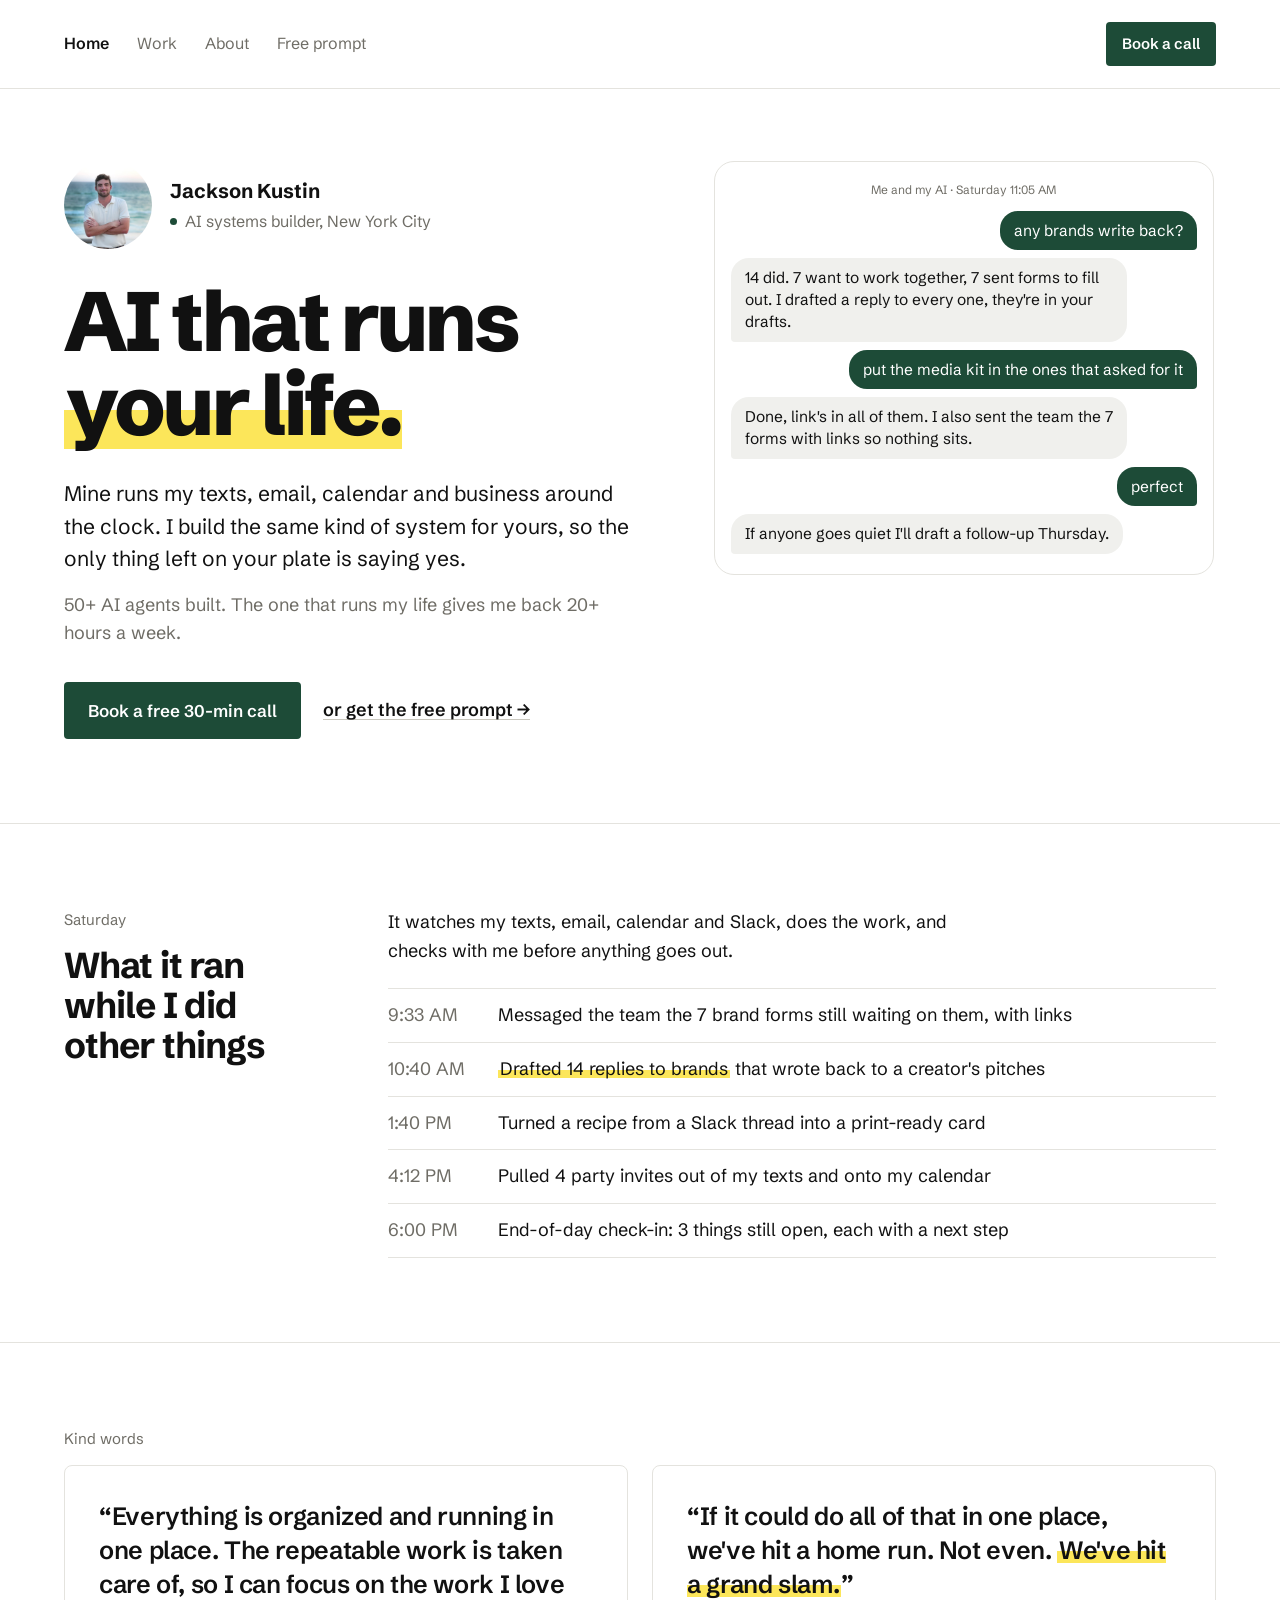
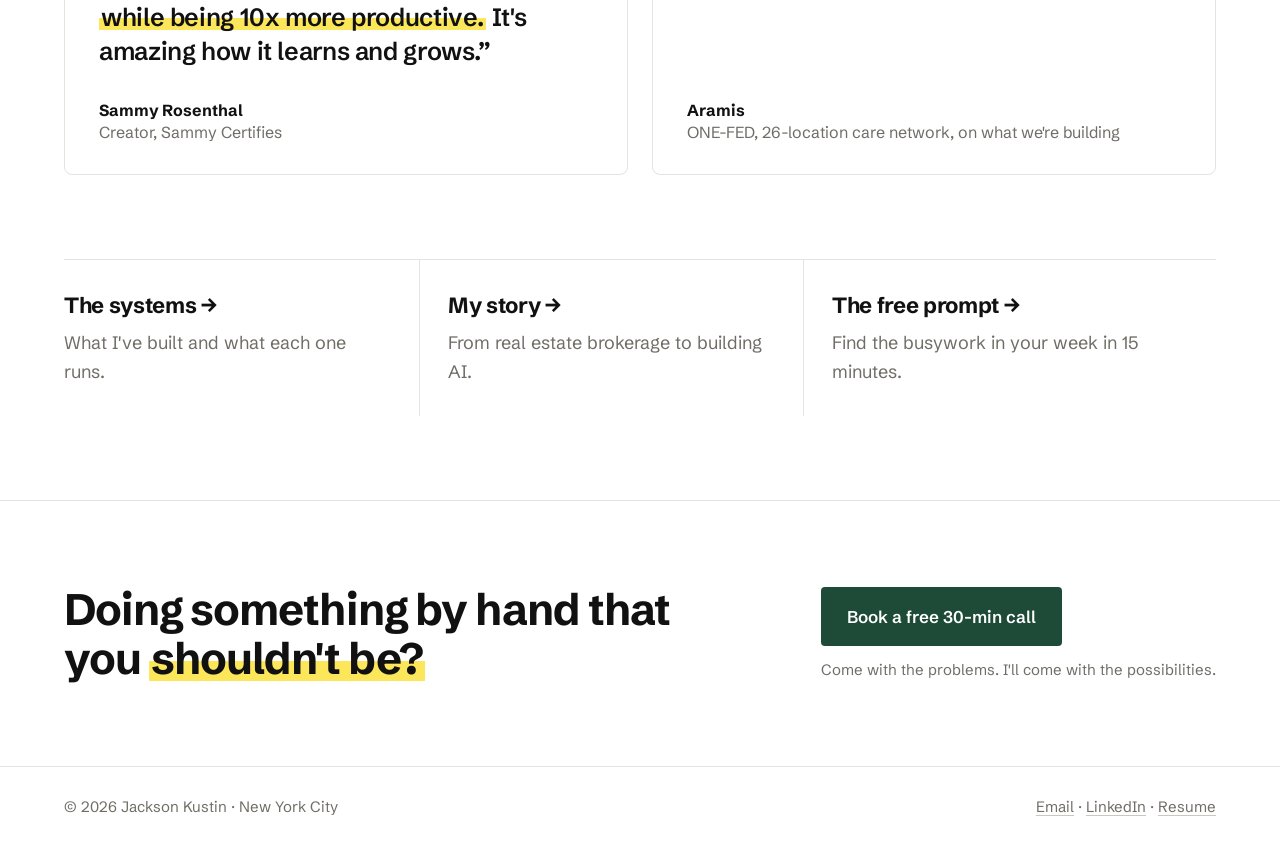
<file: index.html>
<!doctype html>
<html lang="en">
<head>
<meta charset="utf-8">
<meta name="viewport" content="width=device-width, initial-scale=1">
<title>Jackson Kustin</title>
<link rel="preconnect" href="https://fonts.googleapis.com">
<link href="https://fonts.googleapis.com/css2?family=Schibsted+Grotesk:ital,wght@0,400;0,500;0,600;0,700;0,800;1,400&family=Caveat:wght@600&display=swap" rel="stylesheet">
<link rel="stylesheet" href="site.css">
<link rel="icon" href="assets/favicon.png">
<meta name="description" content="Jackson Kustin builds AI systems that run your business and your life. 50+ agents built, 20+ hours a week back.">
<meta property="og:type" content="website">
<meta property="og:site_name" content="Jackson Kustin">
<meta property="og:title" content="Jackson Kustin">
<meta property="og:description" content="AI that runs your life. I build AI systems that run your business around the clock. 50+ agents built, 20+ hours a week back.">
<meta property="og:image" content="https://jkustin19.github.io/jacksonwebsite/img/headshot.jpg">
<meta property="og:url" content="https://jkustin19.github.io/jacksonwebsite/">
<meta name="twitter:card" content="summary_large_image">
</head>
<body>
<header class="top wrap">
<nav><a href="index.html" class="on">Home</a><a href="work.html">Work</a><a href="about.html">About</a><a href="free-prompt.html">Free prompt</a></nav>
<a class="btn" href="https://calendly.com/jacksonkustin/30min">Book a call</a>
</header>

<section class="wrap" style="padding-top:72px">
<div class="grid2" style="grid-template-columns:minmax(0,1.15fr) minmax(0,1fr)">
<div>
<div class="hero-id"><img src="img/headshot.jpg" alt="Jackson Kustin"><div><div style="font-weight:700;font-size:20px">Jackson Kustin</div><div class="pencil" style="font-size:16px"><span class="live">AI systems builder, New York City</span></div></div></div>
<h1 style="font-size:84px">AI that runs <span class="hl">your life.</span></h1>
<p class="lead" style="margin:30px 0 0">Mine runs my texts, email, calendar and business around the clock. I build the same kind of system for yours, so the only thing left on your plate is saying yes.</p>
<p class="pencil" style="margin:16px 0 0;max-width:560px">50+ AI agents built. The one that runs my life gives me back 20+ hours a week.</p>
<p style="margin:34px 0 0;display:flex;flex-wrap:wrap;align-items:center;gap:22px">
<a class="btn" href="https://calendly.com/jacksonkustin/30min" style="font-size:17px;padding:15px 24px">Book a free 30-min call</a>
<a href="free-prompt.html" style="font-weight:600">or get the free prompt →</a></p>
</div>
<div style="position:relative">

<div class="thread">
<div class="pencil" style="text-align:center;font-size:12px;margin-bottom:4px">Me and my AI · Saturday 11:05 AM</div>
<div class="me">any brands write back?</div>
<div class="ai">14 did. 7 want to work together, 7 sent forms to fill out. I drafted a reply to every one, they're in your drafts.</div>
<div class="me">put the media kit in the ones that asked for it</div>
<div class="ai">Done, link's in all of them. I also sent the team the 7 forms with links so nothing sits.</div>
<div class="me">perfect</div>
<div class="ai">If anyone goes quiet I'll draft a follow-up Thursday.</div>
</div>
</div>
</div>
</section>

<section class="wrap rule">
<div class="side">
<div><p class="eyebrow">Saturday</p><h2>What it ran while I did other things</h2></div>
<div>
<p style="margin:0 0 22px;max-width:620px">It watches my texts, email, calendar and Slack, does the work, and checks with me before anything goes out.</p>
<table class="rows">
<tr><td class="pencil" style="width:110px">9:33 AM</td><td>Messaged the team the 7 brand forms still waiting on them, with links</td></tr>
<tr><td class="pencil">10:40 AM</td><td><span class="hl">Drafted 14 replies to brands</span> that wrote back to a creator's pitches</td></tr>
<tr><td class="pencil">1:40 PM</td><td>Turned a recipe from a Slack thread into a print-ready card</td></tr>
<tr><td class="pencil">4:12 PM</td><td>Pulled 4 party invites out of my texts and onto my calendar</td></tr>
<tr><td class="pencil">6:00 PM</td><td>End-of-day check-in: 3 things still open, each with a next step</td></tr>
</table>
</div>
</div>
</section>

<section class="wrap rule">
<p class="eyebrow">Kind words</p>
<div class="quotes">
<figure><blockquote>“Everything is organized and running in one place. The repeatable work is taken care of, so I can focus on the work I love <span class="hl">while being 10x more productive.</span> It's amazing how it learns and grows.”</blockquote>
<figcaption><b>Sammy Rosenthal</b><span class="pencil">Creator, Sammy Certifies</span></figcaption></figure>
<figure><blockquote>“If it could do all of that in one place, we've hit a home run. Not even. <span class="hl">We've hit a grand slam.</span>”</blockquote>
<figcaption><b>Aramis</b><span class="pencil">ONE-FED, 26-location care network, on what we're building</span></figcaption></figure>
</div>
</section>

<section class="wrap" style="padding-top:0">
<div class="next">
<a href="work.html"><b>The systems →</b><span class="pencil">What I've built and what each one runs.</span></a>
<a href="about.html"><b>My story →</b><span class="pencil">From real estate brokerage to building AI.</span></a>
<a href="free-prompt.html"><b>The free prompt →</b><span class="pencil">Find the busywork in your week in 15 minutes.</span></a>
</div>
</section>

<section class="wrap rule">
<div class="cta">
<h2 style="font-size:44px;max-width:640px">Doing something by hand that you <span class="hl">shouldn't be?</span></h2>
<div><a class="btn" href="https://calendly.com/jacksonkustin/30min" style="font-size:17px;padding:16px 26px">Book a free 30-min call</a>
<p class="pencil" style="margin:12px 0 0;font-size:15px">Come with the problems. I'll come with the possibilities.</p></div>
</div>
</section>
<footer class="wrap">
<span>© 2026 Jackson Kustin · New York City</span>
<span><a href="mailto:jacksonkustin@gmail.com">Email</a> · <a href="https://www.linkedin.com/in/jacksonkustin/">LinkedIn</a> · <a href="assets/Jackson-Kustin-Resume.pdf">Resume</a></span>
</footer>
</body>
</html>
</file>
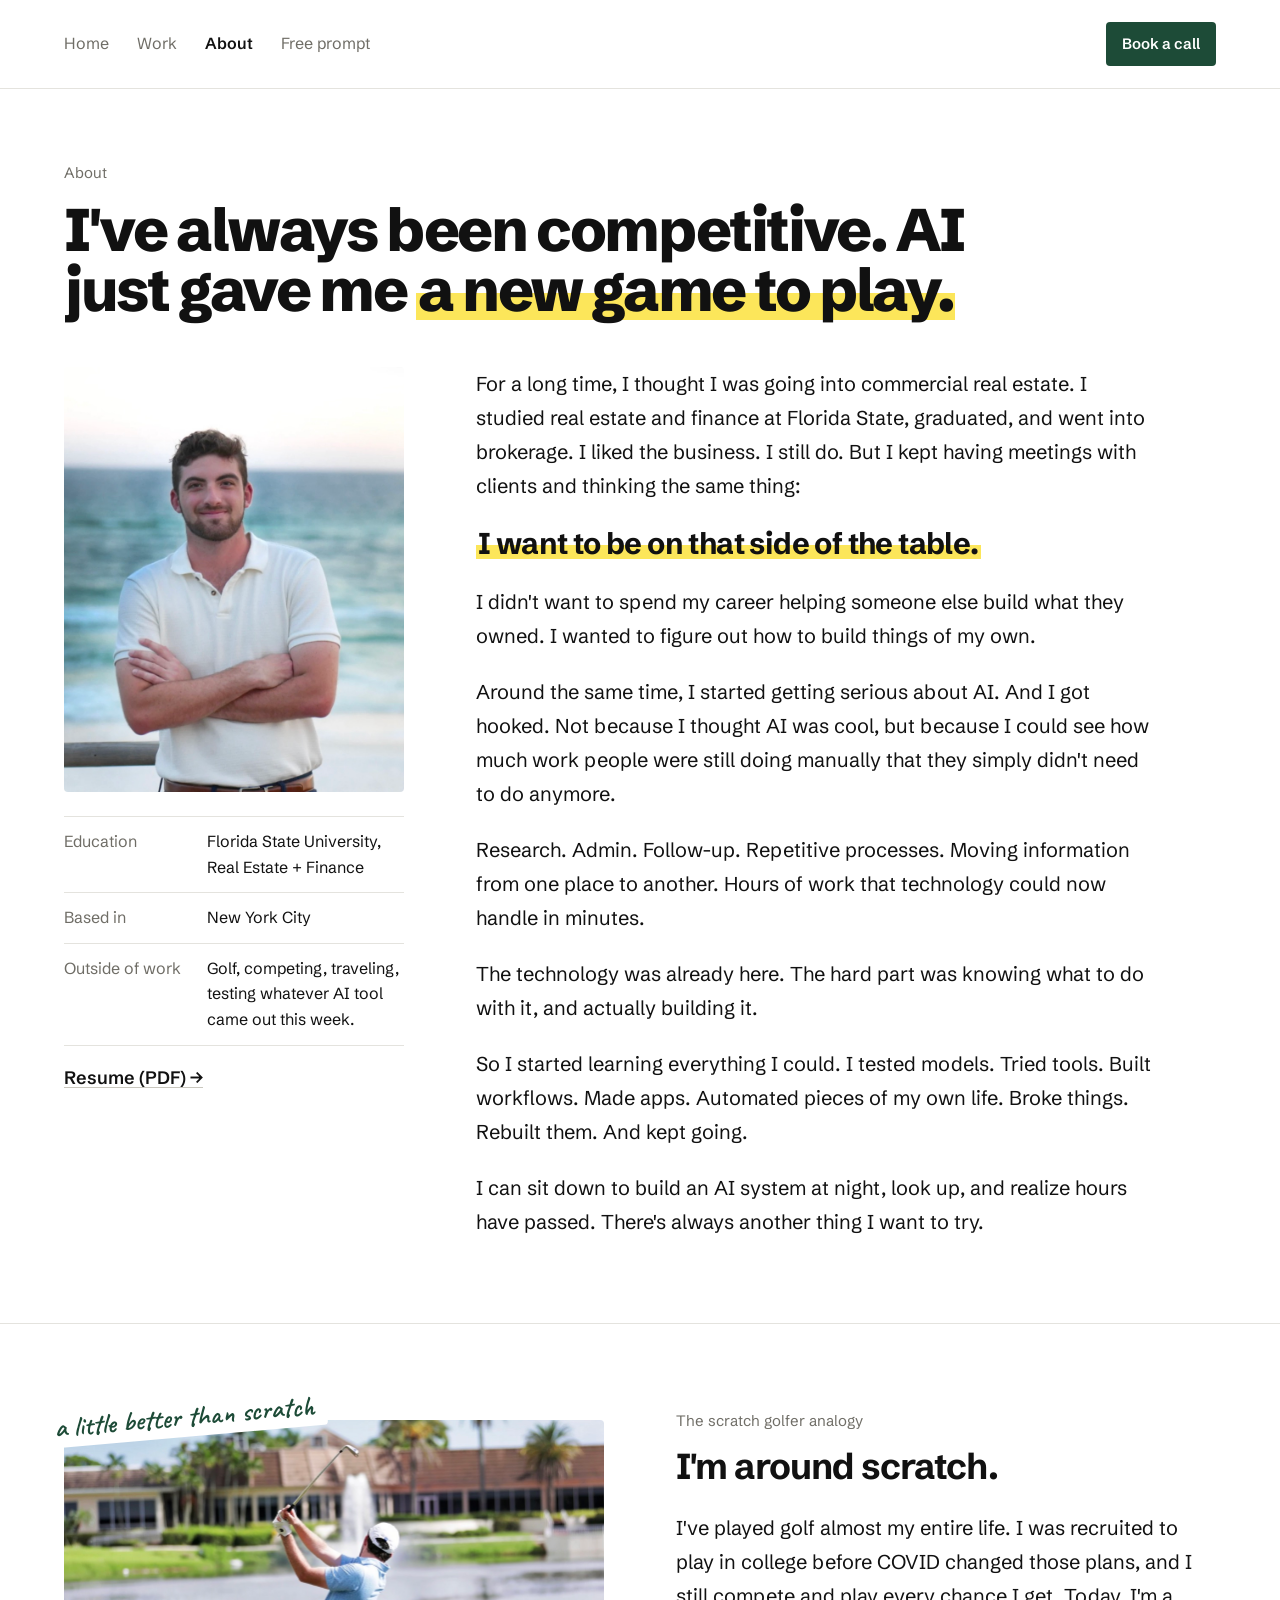
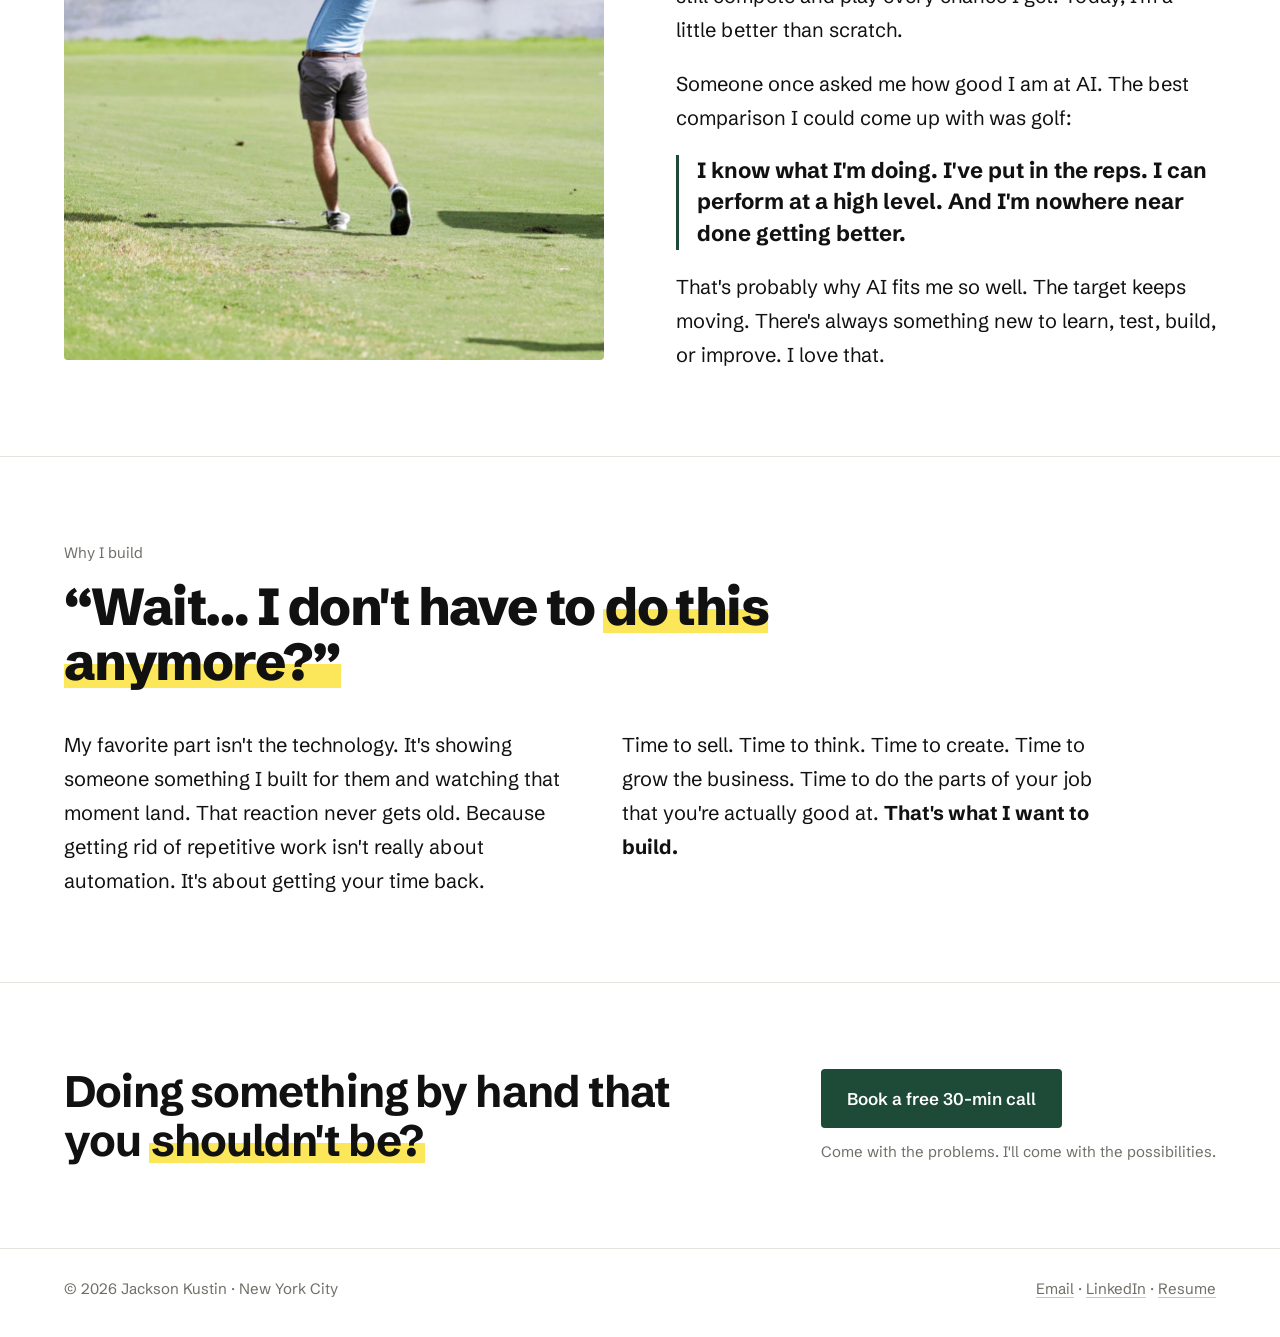
<file: about.html>
<!doctype html>
<html lang="en">
<head>
<meta charset="utf-8">
<meta name="viewport" content="width=device-width, initial-scale=1">
<title>About · Jackson Kustin</title>
<link rel="preconnect" href="https://fonts.googleapis.com">
<link href="https://fonts.googleapis.com/css2?family=Schibsted+Grotesk:ital,wght@0,400;0,500;0,600;0,700;0,800;1,400&family=Caveat:wght@600&display=swap" rel="stylesheet">
<link rel="stylesheet" href="site.css">
<link rel="icon" href="assets/favicon.png">
<meta name="description" content="Jackson Kustin builds AI systems that run your business and your life. 50+ agents built, 20+ hours a week back.">
<meta property="og:type" content="website">
<meta property="og:site_name" content="Jackson Kustin">
<meta property="og:title" content="About · Jackson Kustin">
<meta property="og:description" content="AI that runs your life. I build AI systems that run your business around the clock. 50+ agents built, 20+ hours a week back.">
<meta property="og:image" content="https://jkustin19.github.io/jacksonwebsite/img/headshot.jpg">
<meta property="og:url" content="https://jkustin19.github.io/jacksonwebsite/about.html">
<meta name="twitter:card" content="summary_large_image">
</head>
<body>
<header class="top wrap">
<nav><a href="index.html">Home</a><a href="work.html">Work</a><a href="about.html" class="on">About</a><a href="free-prompt.html">Free prompt</a></nav>
<a class="btn" href="https://calendly.com/jacksonkustin/30min">Book a call</a>
</header>

<section class="wrap" style="padding-top:72px;padding-bottom:48px">
<p class="eyebrow">About</p>
<h1 style="font-size:60px;max-width:940px">I've always been competitive. AI just gave me <span class="hl">a new game to play.</span></h1>
</section>
<section class="wrap" style="padding-top:0">
<div class="grid2" style="grid-template-columns:340px minmax(0,1fr)">
<div>
<img class="photo" src="img/headshot.jpg" alt="Jackson Kustin" style="aspect-ratio:4/5;object-position:50% 30%">
<table class="rows" style="margin-top:24px;font-size:16px">
<tr><td class="pencil" style="width:42%">Education</td><td>Florida State University, Real Estate + Finance</td></tr>
<tr><td class="pencil">Based in</td><td>New York City</td></tr>
<tr><td class="pencil">Outside of work</td><td>Golf, competing, traveling, testing whatever AI tool came out this week.</td></tr>
</table>
<a href="assets/Jackson-Kustin-Resume.pdf" style="display:inline-block;margin-top:18px;font-weight:600">Resume (PDF) →</a>
</div>
<div style="font-size:20px;line-height:1.7;max-width:680px">
<p style="margin:0 0 22px">For a long time, I thought I was going into commercial real estate. I studied real estate and finance at Florida State, graduated, and went into brokerage. I liked the business. I still do. But I kept having meetings with clients and thinking the same thing:</p>
<p style="margin:0 0 22px;font-size:30px;line-height:1.25;font-weight:700;letter-spacing:-.02em"><span class="hl">I want to be on that side of the table.</span></p>
<p style="margin:0 0 22px">I didn't want to spend my career helping someone else build what they owned. I wanted to figure out how to build things of my own.</p>
<p style="margin:0 0 22px">Around the same time, I started getting serious about AI. And I got hooked. Not because I thought AI was cool, but because I could see how much work people were still doing manually that they simply didn't need to do anymore.</p>
<p style="margin:0 0 22px">Research. Admin. Follow-up. Repetitive processes. Moving information from one place to another. Hours of work that technology could now handle in minutes.</p>
<p style="margin:0 0 22px">The technology was already here. The hard part was knowing what to do with it, and actually building it.</p>
<p style="margin:0 0 22px">So I started learning everything I could. I tested models. Tried tools. Built workflows. Made apps. Automated pieces of my own life. Broke things. Rebuilt them. And kept going.</p>
<p style="margin:0">I can sit down to build an AI system at night, look up, and realize hours have passed. There's always another thing I want to try.</p>
</div>
</div>
</section>
<section class="wrap rule">
<div class="grid2" style="grid-template-columns:minmax(0,1fr) minmax(0,1fr);align-items:center">
<div style="position:relative">
<img class="photo" src="img/golf.jpg" alt="Jackson Kustin hitting an iron shot" style="aspect-ratio:1/1">
<div class="hand note" style="position:absolute;left:-22px;top:-22px;font-size:28px;transform:rotate(-5deg);background:#fff;padding:4px 12px;border-radius:4px">a little better than scratch</div>
</div>
<div style="font-size:20px;line-height:1.7">
<p class="eyebrow">The scratch golfer analogy</p>
<h2 style="margin-bottom:24px">I'm around scratch.</h2>
<p style="margin:0 0 20px">I've played golf almost my entire life. I was recruited to play in college before COVID changed those plans, and I still compete and play every chance I get. Today, I'm a little better than scratch.</p>
<p style="margin:0 0 20px">Someone once asked me how good I am at AI. The best comparison I could come up with was golf:</p>
<p style="margin:0 0 20px;font-weight:700;font-size:22px;line-height:1.45;border-left:3px solid var(--green);padding-left:18px">I know what I'm doing. I've put in the reps. I can perform at a high level. And I'm nowhere near done getting better.</p>
<p style="margin:0">That's probably why AI fits me so well. The target keeps moving. There's always something new to learn, test, build, or improve. I love that.</p>
</div>
</div>
</section>
<section class="wrap rule">
<p class="eyebrow">Why I build</p>
<p style="margin:0;max-width:980px;font-size:52px;line-height:1.05;letter-spacing:-.03em;font-weight:800">“Wait… I don't have to <span class="hl">do this anymore?”</span></p>
<div class="grid2" style="margin-top:40px;max-width:1060px;gap:56px;font-size:20px;line-height:1.7">
<p style="margin:0">My favorite part isn't the technology. It's showing someone something I built for them and watching that moment land. That reaction never gets old. Because getting rid of repetitive work isn't really about automation. It's about getting your time back.</p>
<p style="margin:0">Time to sell. Time to think. Time to create. Time to grow the business. Time to do the parts of your job that you're actually good at. <b>That's what I want to build.</b></p>
</div>
</section>

<section class="wrap rule">
<div class="cta">
<h2 style="font-size:44px;max-width:640px">Doing something by hand that you <span class="hl">shouldn't be?</span></h2>
<div><a class="btn" href="https://calendly.com/jacksonkustin/30min" style="font-size:17px;padding:16px 26px">Book a free 30-min call</a>
<p class="pencil" style="margin:12px 0 0;font-size:15px">Come with the problems. I'll come with the possibilities.</p></div>
</div>
</section>
<footer class="wrap">
<span>© 2026 Jackson Kustin · New York City</span>
<span><a href="mailto:jacksonkustin@gmail.com">Email</a> · <a href="https://www.linkedin.com/in/jacksonkustin/">LinkedIn</a> · <a href="assets/Jackson-Kustin-Resume.pdf">Resume</a></span>
</footer>
</body>
</html>
</file>
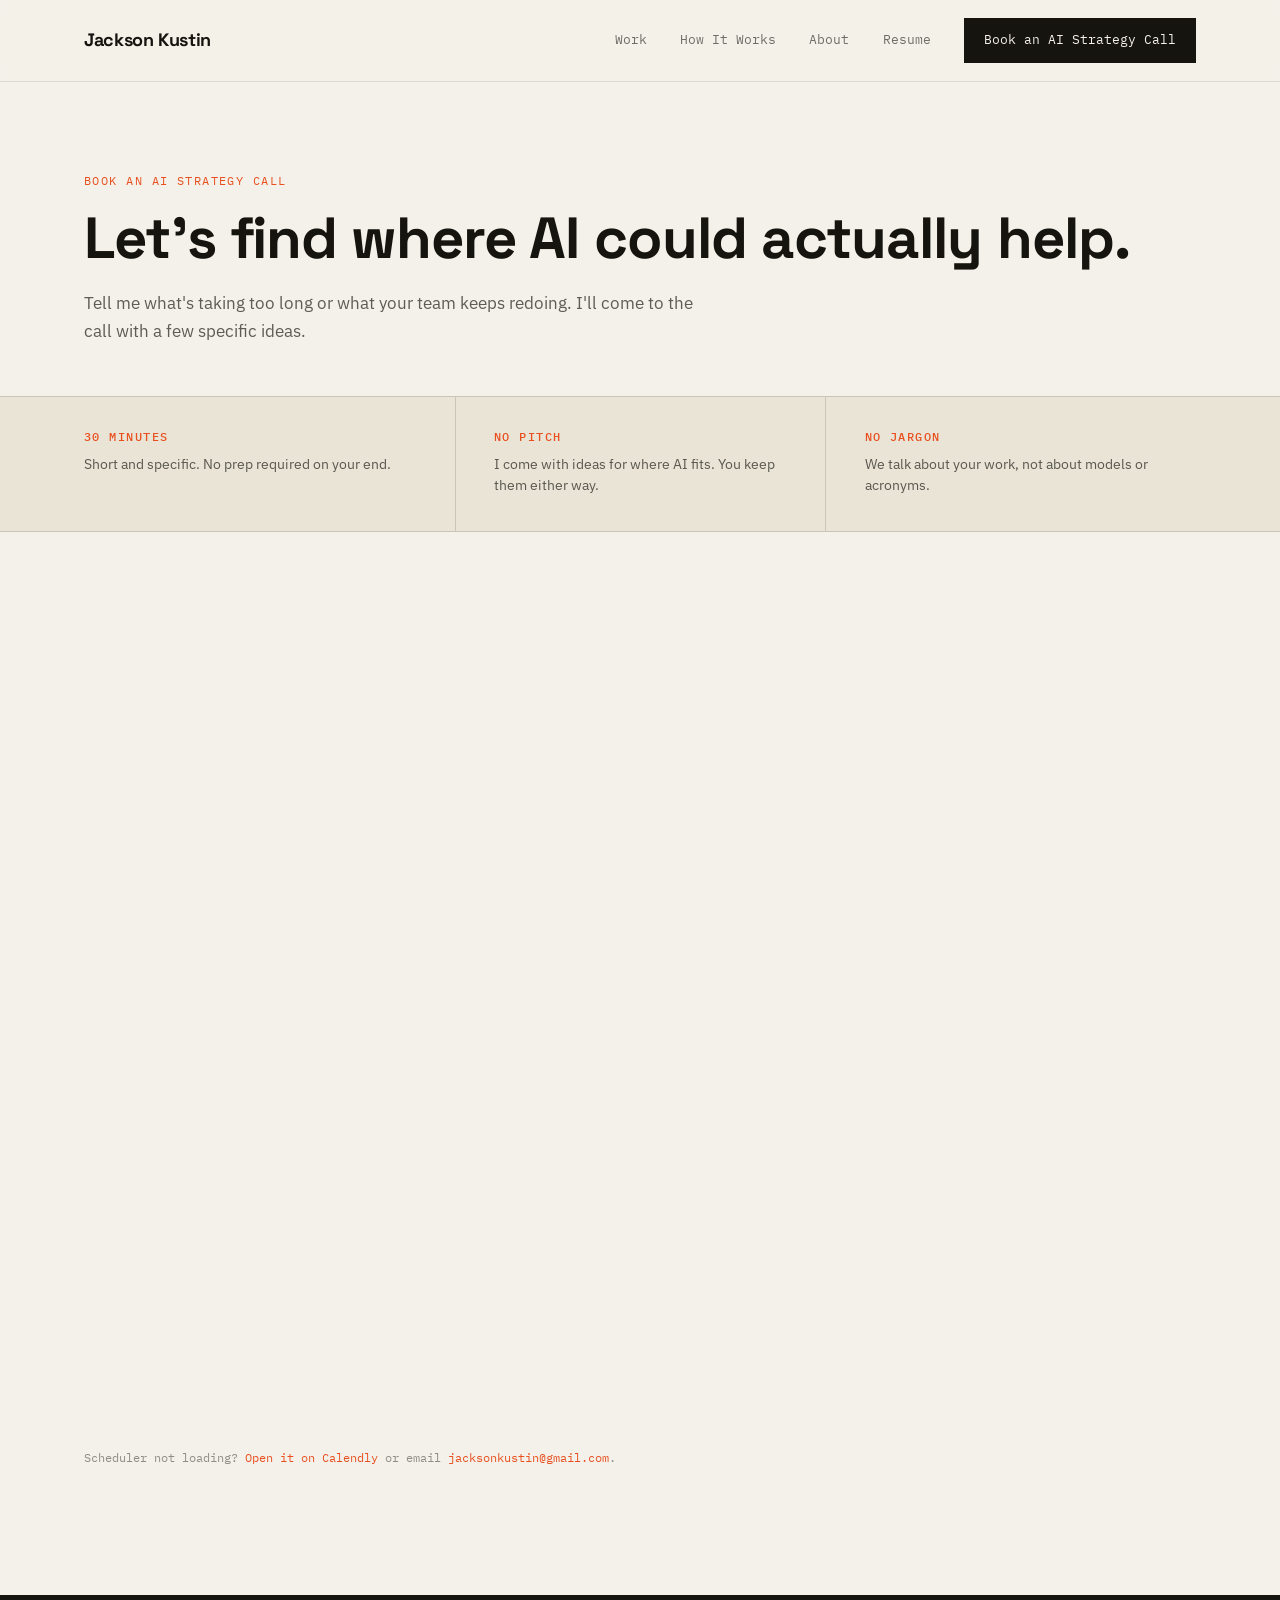
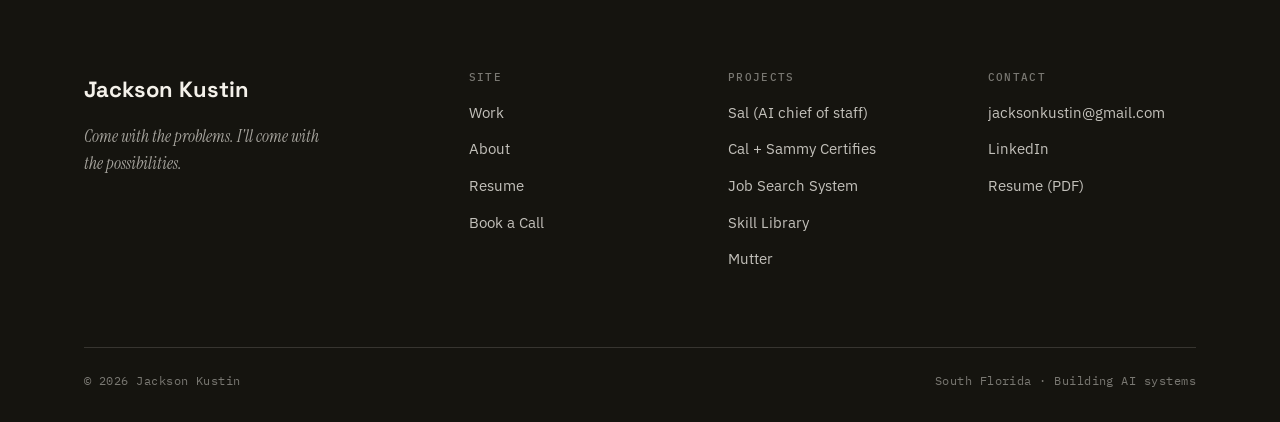
<file: book-a-call.html>
<!DOCTYPE html>
<html lang="en">
<head>
<meta charset="utf-8">
<meta name="viewport" content="width=device-width, initial-scale=1">
<title>Book an AI Strategy Call — Jackson Kustin</title>
<meta name="description" content="Tell me what's taking too long. I'll come to the call with a few specific ideas.">
<link rel="icon" href="./assets/favicon.png">
<meta property="og:title" content="Book an AI Strategy Call — Jackson Kustin">
<meta property="og:description" content="Tell me what's taking too long. I'll come to the call with a few specific ideas.">
<meta property="og:image" content="./assets/og-image.png">
<meta property="og:type" content="website">
<link rel="preconnect" href="https://fonts.googleapis.com">
<link rel="preconnect" href="https://fonts.gstatic.com" crossorigin>
<link href="https://fonts.googleapis.com/css2?family=Space+Grotesk:wght@400;500;700&family=Instrument+Serif:ital@0;1&family=IBM+Plex+Sans:wght@400;500;600&family=IBM+Plex+Mono:wght@400;500&display=swap" rel="stylesheet">
<link rel="stylesheet" href="./assets/css/site.css">
</head>
<body>

<header class="site-header">
  <div class="wrap">
    <a class="brand" href="index.html">Jackson Kustin</a>
    <button class="nav-toggle" aria-expanded="false" aria-controls="primary-nav">Menu</button>
    <nav class="nav" id="primary-nav">
      <a class="nav-link" href="work.html">Work</a>
      <a class="nav-link" href="index.html#process">How It Works</a>
      <a class="nav-link" href="about.html">About</a>
      <a class="nav-link" href="resume.html">Resume</a>
      <a class="nav-cta" href="book-a-call.html">Book an AI Strategy Call</a>
    </nav>
  </div>
</header>

<section class="page-head">
  <div class="wrap">
    <p class="eyebrow reveal">Book an AI Strategy Call</p>
    <h1 class="reveal">Let's find where AI could actually help.</h1>
    <p class="lead reveal" data-delay="1">Tell me what's taking too long or what your team keeps redoing. I'll come to the call with a few specific ideas.</p>
  </div>
</section>

<section class="trust">
  <div class="wrap">
    <div class="trust-item reveal"><h3>30 Minutes</h3><p>Short and specific. No prep required on your end.</p></div>
    <div class="trust-item reveal" data-delay="1"><h3>No Pitch</h3><p>I come with ideas for where AI fits. You keep them either way.</p></div>
    <div class="trust-item reveal" data-delay="2"><h3>No Jargon</h3><p>We talk about your work, not about models or acronyms.</p></div>
  </div>
</section>

<!-- ============ CALENDLY ============ -->
<section class="section">
  <div class="wrap">
    <div class="calendly-inline-widget"
         data-url="https://calendly.com/jacksonkustin/30min?hide_gdpr_banner=1&background_color=F4F1EA&text_color=15140F&primary_color=E8501F"
         style="min-width:320px;height:760px"></div>
    <noscript>
      <p class="lead" style="margin-top:24px">
        The scheduler needs JavaScript.
        <a class="txt-link" href="https://calendly.com/jacksonkustin/30min" target="_blank" rel="noopener">Open my Calendly directly <span class="arw">&rarr;</span></a>
      </p>
    </noscript>
    <p style="margin-top:28px;font-family:var(--mono);font-size:12px;color:var(--ink-45)">
      Scheduler not loading?
      <a href="https://calendly.com/jacksonkustin/30min" target="_blank" rel="noopener">Open it on Calendly</a>
      or email <a href="mailto:jacksonkustin@gmail.com">jacksonkustin@gmail.com</a>.
    </p>
  </div>
</section>

<footer class="site-footer">
  <div class="wrap">
    <div class="footer-grid">
      <div>
        <div class="footer-brand">Jackson Kustin</div>
        <p>Come with the problems. I'll come with the possibilities.</p>
      </div>
      <div class="footer-col">
        <h4>Site</h4>
        <ul>
          <li><a href="work.html">Work</a></li>
          <li><a href="about.html">About</a></li>
          <li><a href="resume.html">Resume</a></li>
          <li><a href="book-a-call.html">Book a Call</a></li>
        </ul>
      </div>
      <div class="footer-col">
        <h4>Projects</h4>
        <ul>
          <li><a href="project-sal.html">Sal (AI chief of staff)</a></li>
          <li><a href="project-cal.html">Cal + Sammy Certifies</a></li>
          <li><a href="project-job-search.html">Job Search System</a></li>
          <li><a href="project-skill-library.html">Skill Library</a></li>
          <li><a href="project-mutter.html">Mutter</a></li>
        </ul>
      </div>
      <div class="footer-col">
        <h4>Contact</h4>
        <ul>
          <li><a href="mailto:jacksonkustin@gmail.com">jacksonkustin@gmail.com</a></li>
          <li><a href="https://www.linkedin.com/in/jacksonkustin/" target="_blank" rel="noopener">LinkedIn</a></li>
          <li><a href="./assets/Jackson-Kustin-Resume.pdf">Resume (PDF)</a></li>
        </ul>
      </div>
    </div>
    <div class="footer-bottom">
      <span>&copy; <span id="yr">2026</span> Jackson Kustin</span>
      <span>South Florida &middot; Building AI systems</span>
    </div>
  </div>
</footer>

<script src="https://assets.calendly.com/assets/external/widget.js" async></script>
<script src="./assets/js/site.js"></script>
<script>document.getElementById('yr').textContent = new Date().getFullYear();</script>
</body>
</html>
</file>
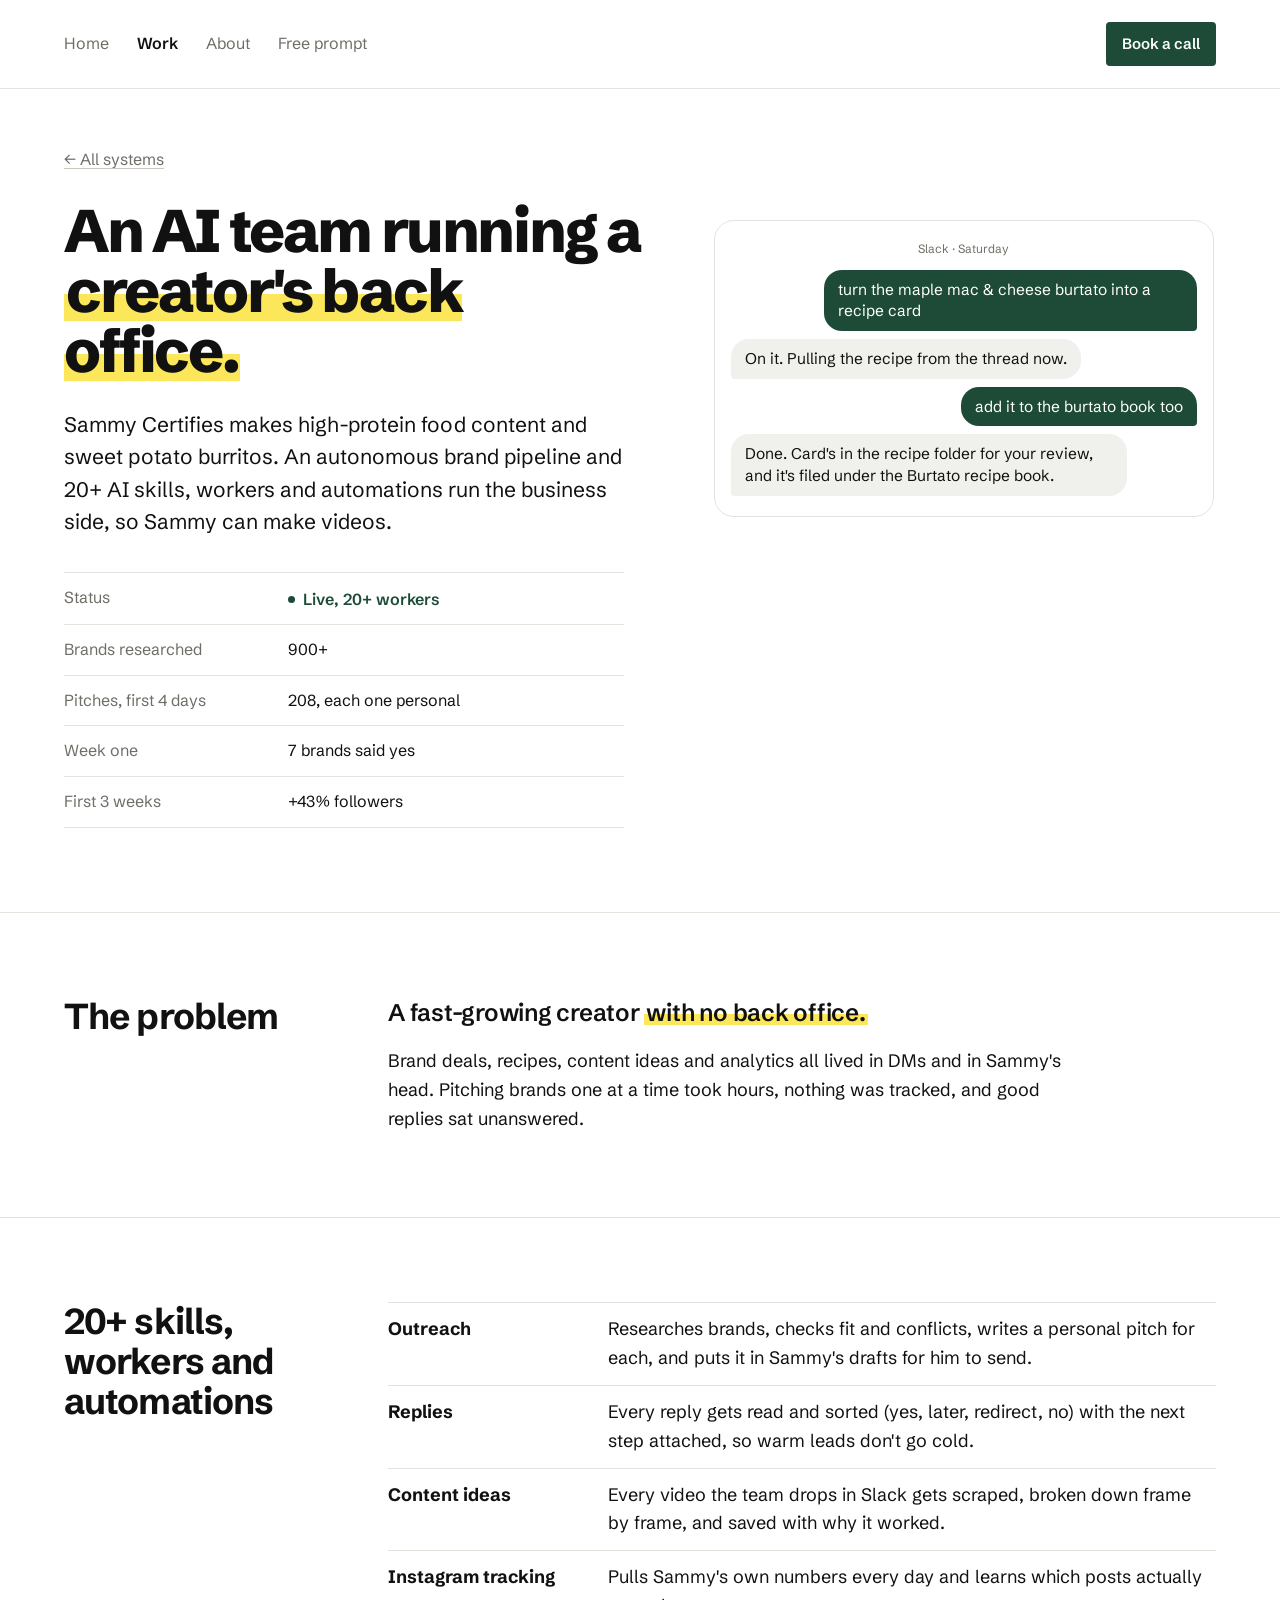
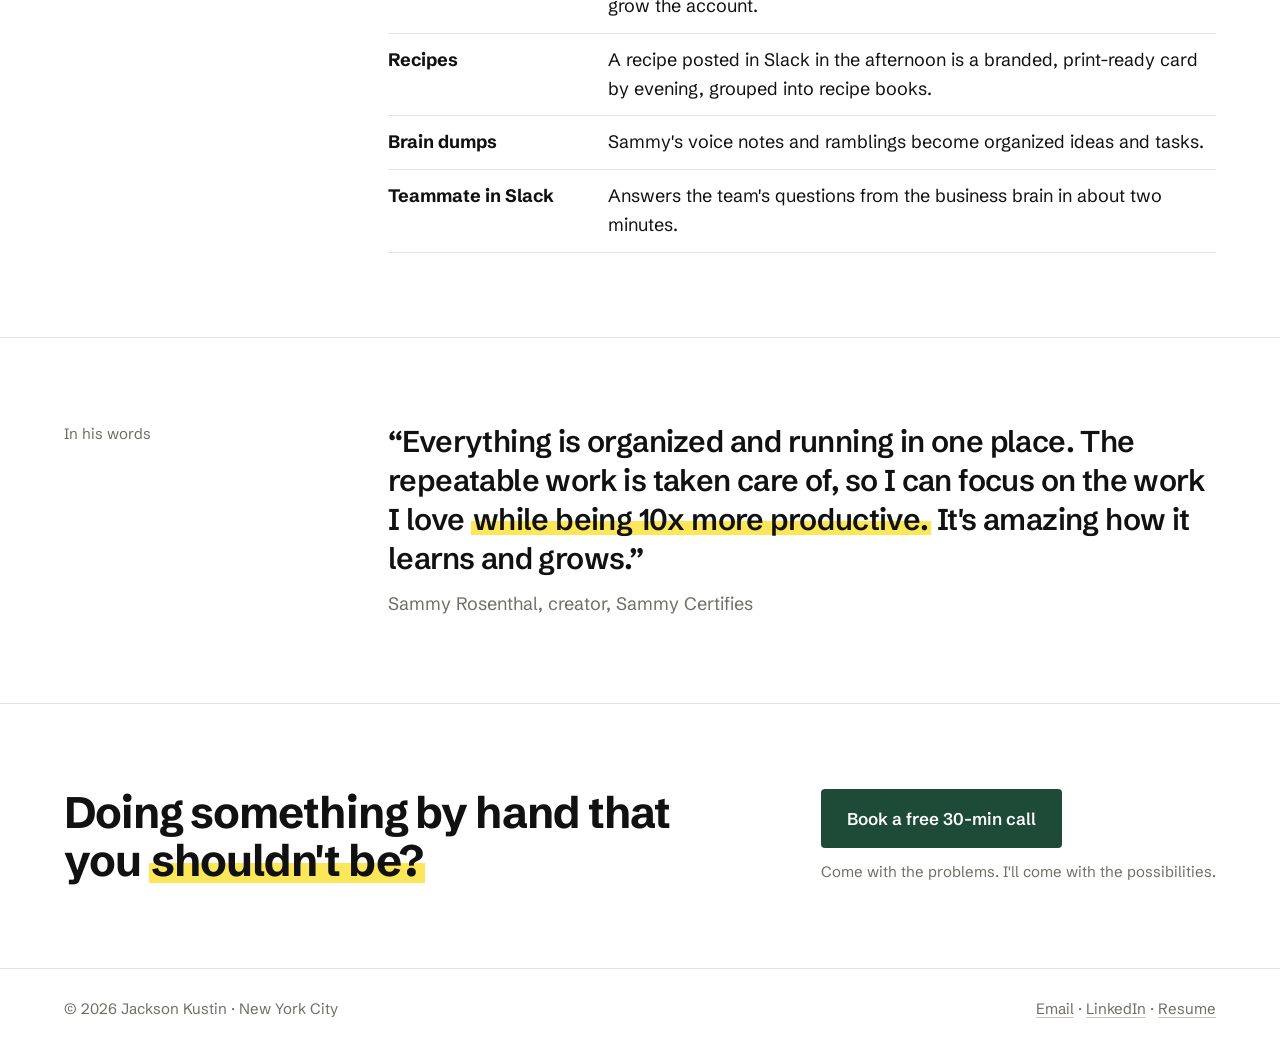
<file: case-creator.html>
<!doctype html>
<html lang="en">
<head>
<meta charset="utf-8">
<meta name="viewport" content="width=device-width, initial-scale=1">
<title>Creator back office · Jackson Kustin</title>
<link rel="preconnect" href="https://fonts.googleapis.com">
<link href="https://fonts.googleapis.com/css2?family=Schibsted+Grotesk:ital,wght@0,400;0,500;0,600;0,700;0,800;1,400&family=Caveat:wght@600&display=swap" rel="stylesheet">
<link rel="stylesheet" href="site.css">
<link rel="icon" href="assets/favicon.png">
<meta name="description" content="Jackson Kustin builds AI systems that run your business and your life. 50+ agents built, 20+ hours a week back.">
<meta property="og:type" content="website">
<meta property="og:site_name" content="Jackson Kustin">
<meta property="og:title" content="Creator back office · Jackson Kustin">
<meta property="og:description" content="AI that runs your life. I build AI systems that run your business around the clock. 50+ agents built, 20+ hours a week back.">
<meta property="og:image" content="https://jkustin19.github.io/jacksonwebsite/img/headshot.jpg">
<meta property="og:url" content="https://jkustin19.github.io/jacksonwebsite/case-creator.html">
<meta name="twitter:card" content="summary_large_image">
</head>
<body>
<header class="top wrap">
<nav><a href="index.html">Home</a><a href="work.html" class="on">Work</a><a href="about.html">About</a><a href="free-prompt.html">Free prompt</a></nav>
<a class="btn" href="https://calendly.com/jacksonkustin/30min">Book a call</a>
</header>

<section class="wrap" style="padding-top:56px">
<a href="work.html" class="pencil" style="font-size:16px">← All systems</a>
<div class="grid2" style="margin-top:26px;grid-template-columns:minmax(0,1.15fr) minmax(0,1fr)">
<div>
<h1 style="font-size:60px">An AI team running a <span class="hl">creator's back office.</span></h1>
<p class="lead" style="margin:28px 0 0">Sammy Certifies makes high-protein food content and sweet potato burritos. An autonomous brand pipeline and 20+ AI skills, workers and automations run the business side, so Sammy can make videos.</p>
<table class="rows" style="margin-top:34px;max-width:560px;font-size:16px">
<tr><td class="pencil" style="width:40%">Status</td><td style="color:var(--green);font-weight:600"><span class="live">Live, 20+ workers</span></td></tr>
<tr><td class="pencil">Brands researched</td><td>900+</td></tr>
<tr><td class="pencil">Pitches, first 4 days</td><td>208, each one personal</td></tr>
<tr><td class="pencil">Week one</td><td>7 brands said yes</td></tr>
<tr><td class="pencil">First 3 weeks</td><td>+43% followers</td></tr>
</table>
</div>
<div class="thread" style="margin-top:20px">
<div class="pencil" style="text-align:center;font-size:12px;margin-bottom:4px">Slack · Saturday</div>
<div class="me">turn the maple mac &amp; cheese burtato into a recipe card</div>
<div class="ai">On it. Pulling the recipe from the thread now.</div>
<div class="me">add it to the burtato book too</div>
<div class="ai">Done. Card's in the recipe folder for your review, and it's filed under the Burtato recipe book.</div>
</div>
</div>
</section>
<section class="wrap rule">
<div class="side">
<h2>The problem</h2>
<div style="max-width:680px">
<p style="margin:0 0 18px;font-size:24px;line-height:1.35;font-weight:600;letter-spacing:-.01em">A fast-growing creator <span class="hl">with no back office.</span></p>
<p style="margin:0">Brand deals, recipes, content ideas and analytics all lived in DMs and in Sammy's head. Pitching brands one at a time took hours, nothing was tracked, and good replies sat unanswered.</p>
</div>
</div>
</section>
<section class="wrap rule">
<div class="side">
<h2>20+ skills, workers and automations</h2>
<table class="rows def">
<tr><td style="width:220px;font-weight:700">Outreach</td><td>Researches brands, checks fit and conflicts, writes a personal pitch for each, and puts it in Sammy's drafts for him to send.</td></tr>
<tr><td style="font-weight:700">Replies</td><td>Every reply gets read and sorted (yes, later, redirect, no) with the next step attached, so warm leads don't go cold.</td></tr>
<tr><td style="font-weight:700">Content ideas</td><td>Every video the team drops in Slack gets scraped, broken down frame by frame, and saved with why it worked.</td></tr>
<tr><td style="font-weight:700">Instagram tracking</td><td>Pulls Sammy's own numbers every day and learns which posts actually grow the account.</td></tr>
<tr><td style="font-weight:700">Recipes</td><td>A recipe posted in Slack in the afternoon is a branded, print-ready card by evening, grouped into recipe books.</td></tr>
<tr><td style="font-weight:700">Brain dumps</td><td>Sammy's voice notes and ramblings become organized ideas and tasks.</td></tr>
<tr><td style="font-weight:700">Teammate in Slack</td><td>Answers the team's questions from the business brain in about two minutes.</td></tr>
</table>
</div>
</section>
<section class="wrap rule">
<div class="side">
<p class="eyebrow" style="margin:0">In his words</p>
<div>
<p style="margin:0;font-size:30px;line-height:1.3;letter-spacing:-.02em;font-weight:600;max-width:820px">“Everything is organized and running in one place. The repeatable work is taken care of, so I can focus on the work I love <span class="hl">while being 10x more productive.</span> It's amazing how it learns and grows.”</p>
<p class="pencil" style="margin:12px 0 0">Sammy Rosenthal, creator, Sammy Certifies</p>
</div>
</div>
</section>

<section class="wrap rule">
<div class="cta">
<h2 style="font-size:44px;max-width:640px">Doing something by hand that you <span class="hl">shouldn't be?</span></h2>
<div><a class="btn" href="https://calendly.com/jacksonkustin/30min" style="font-size:17px;padding:16px 26px">Book a free 30-min call</a>
<p class="pencil" style="margin:12px 0 0;font-size:15px">Come with the problems. I'll come with the possibilities.</p></div>
</div>
</section>
<footer class="wrap">
<span>© 2026 Jackson Kustin · New York City</span>
<span><a href="mailto:jacksonkustin@gmail.com">Email</a> · <a href="https://www.linkedin.com/in/jacksonkustin/">LinkedIn</a> · <a href="assets/Jackson-Kustin-Resume.pdf">Resume</a></span>
</footer>
</body>
</html>
</file>
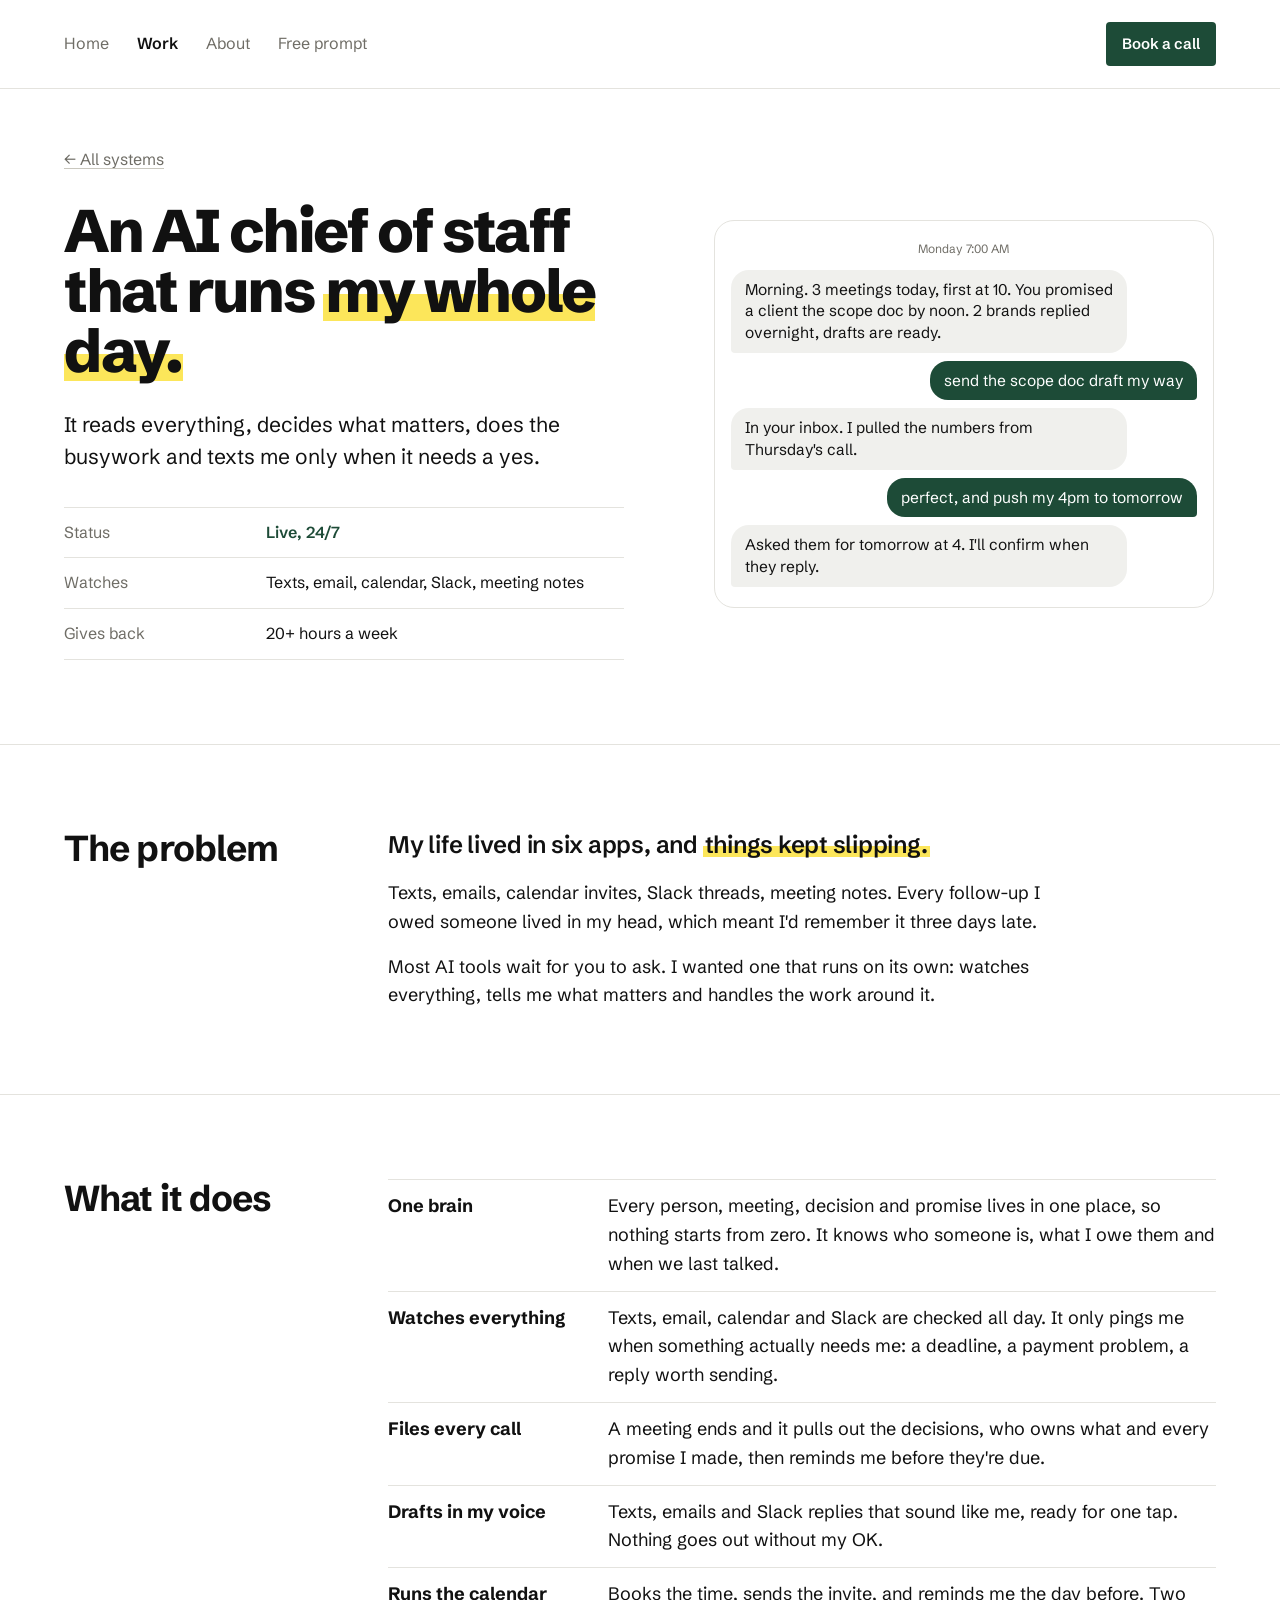
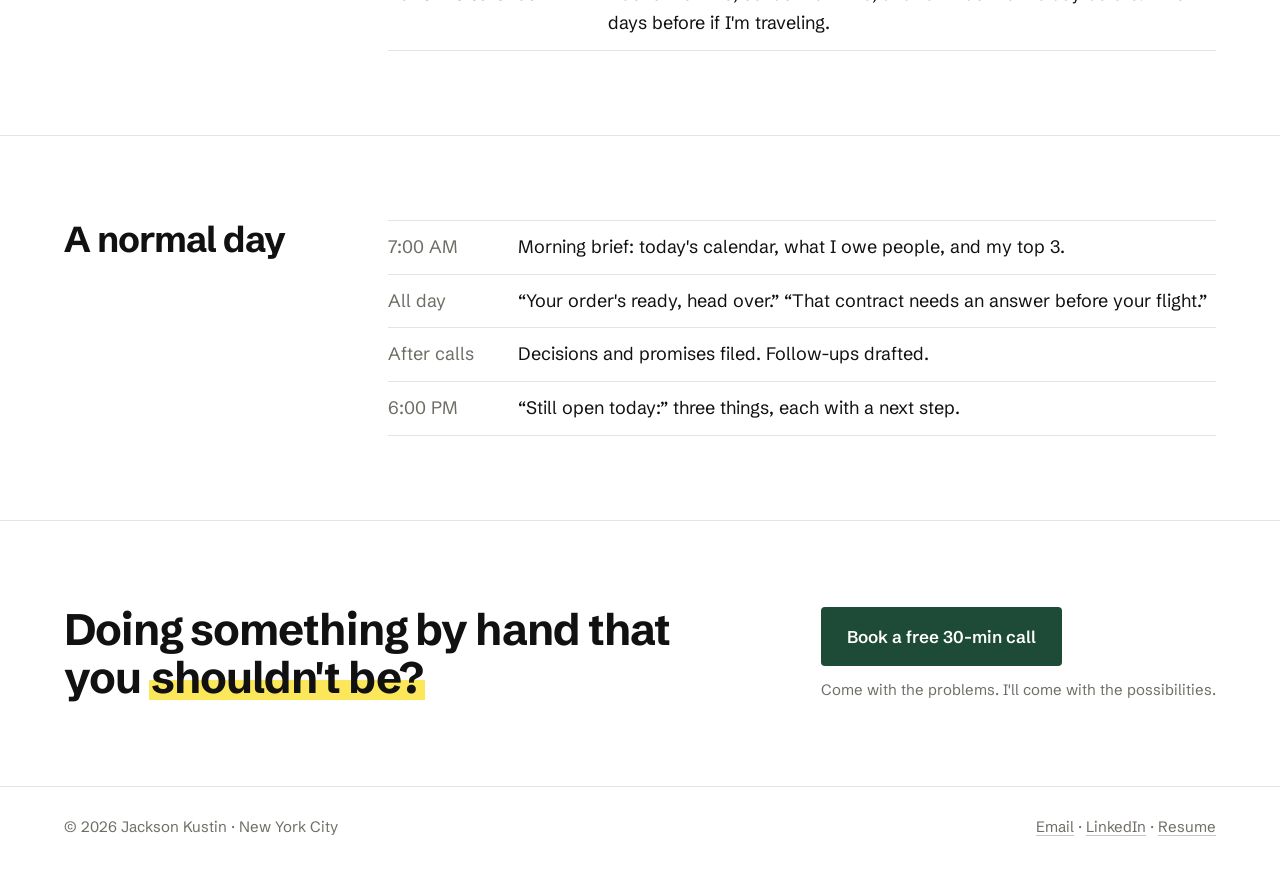
<file: case-study.html>
<!doctype html>
<html lang="en">
<head>
<meta charset="utf-8">
<meta name="viewport" content="width=device-width, initial-scale=1">
<title>AI chief of staff · Jackson Kustin</title>
<link rel="preconnect" href="https://fonts.googleapis.com">
<link href="https://fonts.googleapis.com/css2?family=Schibsted+Grotesk:ital,wght@0,400;0,500;0,600;0,700;0,800;1,400&family=Caveat:wght@600&display=swap" rel="stylesheet">
<link rel="stylesheet" href="site.css">
<link rel="icon" href="assets/favicon.png">
<meta name="description" content="Jackson Kustin builds AI systems that run your business and your life. 50+ agents built, 20+ hours a week back.">
<meta property="og:type" content="website">
<meta property="og:site_name" content="Jackson Kustin">
<meta property="og:title" content="AI chief of staff · Jackson Kustin">
<meta property="og:description" content="AI that runs your life. I build AI systems that run your business around the clock. 50+ agents built, 20+ hours a week back.">
<meta property="og:image" content="https://jkustin19.github.io/jacksonwebsite/img/headshot.jpg">
<meta property="og:url" content="https://jkustin19.github.io/jacksonwebsite/case-study.html">
<meta name="twitter:card" content="summary_large_image">
</head>
<body>
<header class="top wrap">
<nav><a href="index.html">Home</a><a href="work.html" class="on">Work</a><a href="about.html">About</a><a href="free-prompt.html">Free prompt</a></nav>
<a class="btn" href="https://calendly.com/jacksonkustin/30min">Book a call</a>
</header>

<section class="wrap" style="padding-top:56px">
<a href="work.html" class="pencil" style="font-size:16px">← All systems</a>
<div class="grid2" style="margin-top:26px;grid-template-columns:minmax(0,1.15fr) minmax(0,1fr)">
<div>
<h1 style="font-size:60px">An AI chief of staff that runs <span class="hl">my whole day.</span></h1>
<p class="lead" style="margin:28px 0 0">It reads everything, decides what matters, does the busywork and texts me only when it needs a yes.</p>
<table class="rows" style="margin-top:34px;max-width:560px;font-size:16px">
<tr><td class="pencil" style="width:36%">Status</td><td style="color:var(--green);font-weight:600">Live, 24/7</td></tr>
<tr><td class="pencil">Watches</td><td>Texts, email, calendar, Slack, meeting notes</td></tr>
<tr><td class="pencil">Gives back</td><td>20+ hours a week</td></tr>
</table>
</div>
<div class="thread" style="margin-top:20px">
<div class="pencil" style="text-align:center;font-size:12px;margin-bottom:4px">Monday 7:00 AM</div>
<div class="ai">Morning. 3 meetings today, first at 10. You promised a client the scope doc by noon. 2 brands replied overnight, drafts are ready.</div>
<div class="me">send the scope doc draft my way</div>
<div class="ai">In your inbox. I pulled the numbers from Thursday's call.</div>
<div class="me">perfect, and push my 4pm to tomorrow</div>
<div class="ai">Asked them for tomorrow at 4. I'll confirm when they reply.</div>
</div>
</div>
</section>
<section class="wrap rule">
<div class="side">
<h2>The problem</h2>
<div style="max-width:680px">
<p style="margin:0 0 18px;font-size:24px;line-height:1.35;font-weight:600;letter-spacing:-.01em">My life lived in six apps, and <span class="hl">things kept slipping.</span></p>
<p style="margin:0 0 16px">Texts, emails, calendar invites, Slack threads, meeting notes. Every follow-up I owed someone lived in my head, which meant I'd remember it three days late.</p>
<p style="margin:0">Most AI tools wait for you to ask. I wanted one that runs on its own: watches everything, tells me what matters and handles the work around it.</p>
</div>
</div>
</section>
<section class="wrap rule">
<div class="side">
<h2>What it does</h2>
<table class="rows def">
<tr><td style="width:220px;font-weight:700">One brain</td><td>Every person, meeting, decision and promise lives in one place, so nothing starts from zero. It knows who someone is, what I owe them and when we last talked.</td></tr>
<tr><td style="font-weight:700">Watches everything</td><td>Texts, email, calendar and Slack are checked all day. It only pings me when something actually needs me: a deadline, a payment problem, a reply worth sending.</td></tr>
<tr><td style="font-weight:700">Files every call</td><td>A meeting ends and it pulls out the decisions, who owns what and every promise I made, then reminds me before they're due.</td></tr>
<tr><td style="font-weight:700">Drafts in my voice</td><td>Texts, emails and Slack replies that sound like me, ready for one tap. Nothing goes out without my OK.</td></tr>
<tr><td style="font-weight:700">Runs the calendar</td><td>Books the time, sends the invite, and reminds me the day before. Two days before if I'm traveling.</td></tr>
</table>
</div>
</section>
<section class="wrap rule">
<div class="side">
<h2>A normal day</h2>
<table class="rows">
<tr><td class="pencil" style="width:130px">7:00 AM</td><td>Morning brief: today's calendar, what I owe people, and my top 3.</td></tr>
<tr><td class="pencil">All day</td><td>“Your order's ready, head over.” “That contract needs an answer before your flight.”</td></tr>
<tr><td class="pencil">After calls</td><td>Decisions and promises filed. Follow-ups drafted.</td></tr>
<tr><td class="pencil">6:00 PM</td><td>“Still open today:” three things, each with a next step.</td></tr>
</table>
</div>
</section>

<section class="wrap rule">
<div class="cta">
<h2 style="font-size:44px;max-width:640px">Doing something by hand that you <span class="hl">shouldn't be?</span></h2>
<div><a class="btn" href="https://calendly.com/jacksonkustin/30min" style="font-size:17px;padding:16px 26px">Book a free 30-min call</a>
<p class="pencil" style="margin:12px 0 0;font-size:15px">Come with the problems. I'll come with the possibilities.</p></div>
</div>
</section>
<footer class="wrap">
<span>© 2026 Jackson Kustin · New York City</span>
<span><a href="mailto:jacksonkustin@gmail.com">Email</a> · <a href="https://www.linkedin.com/in/jacksonkustin/">LinkedIn</a> · <a href="assets/Jackson-Kustin-Resume.pdf">Resume</a></span>
</footer>
</body>
</html>
</file>
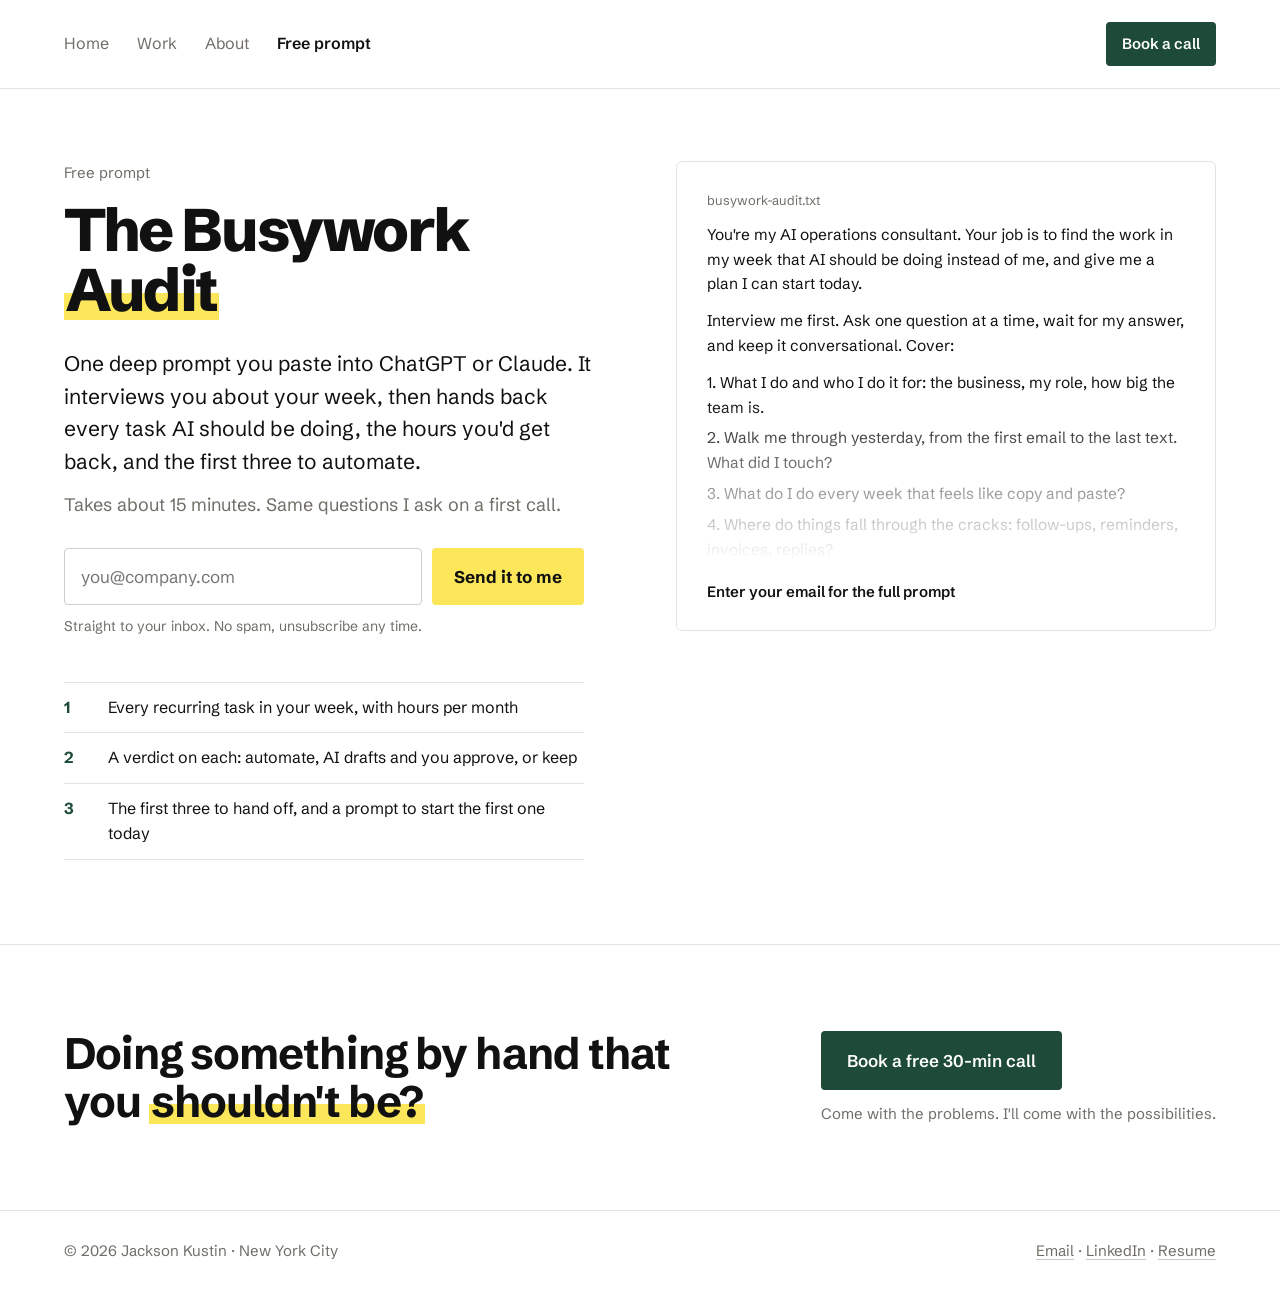
<file: free-prompt.html>
<!doctype html>
<html lang="en">
<head>
<meta charset="utf-8">
<meta name="viewport" content="width=device-width, initial-scale=1">
<title>Free prompt · Jackson Kustin</title>
<link rel="preconnect" href="https://fonts.googleapis.com">
<link href="https://fonts.googleapis.com/css2?family=Schibsted+Grotesk:ital,wght@0,400;0,500;0,600;0,700;0,800;1,400&family=Caveat:wght@600&display=swap" rel="stylesheet">
<link rel="stylesheet" href="site.css">
<link rel="icon" href="assets/favicon.png">
<meta name="description" content="Jackson Kustin builds AI systems that run your business and your life. 50+ agents built, 20+ hours a week back.">
<meta property="og:type" content="website">
<meta property="og:site_name" content="Jackson Kustin">
<meta property="og:title" content="Free prompt · Jackson Kustin">
<meta property="og:description" content="AI that runs your life. I build AI systems that run your business around the clock. 50+ agents built, 20+ hours a week back.">
<meta property="og:image" content="https://jkustin19.github.io/jacksonwebsite/img/headshot.jpg">
<meta property="og:url" content="https://jkustin19.github.io/jacksonwebsite/free-prompt.html">
<meta name="twitter:card" content="summary_large_image">
</head>
<body>
<header class="top wrap">
<nav><a href="index.html">Home</a><a href="work.html">Work</a><a href="about.html">About</a><a href="free-prompt.html" class="on">Free prompt</a></nav>
<a class="btn" href="https://calendly.com/jacksonkustin/30min">Book a call</a>
</header>

<section class="wrap" style="padding-top:72px">
<div class="grid2" style="grid-template-columns:minmax(0,1fr) minmax(0,1fr)">
<div>
<p class="eyebrow">Free prompt</p>
<h1 style="font-size:60px">The Busywork <span class="hl">Audit</span></h1>
<p class="lead" style="margin:28px 0 0">One deep prompt you paste into ChatGPT or Claude. It interviews you about your week, then hands back every task AI should be doing, the hours you'd get back, and the first three to automate.</p>
<p class="pencil" style="margin:14px 0 0">Takes about 15 minutes. Same questions I ask on a first call.</p>
<form class="sub" id="signup" novalidate>
<input type="email" name="email" placeholder="you@company.com" aria-label="Email" autocomplete="email" required>
<input type="text" name="website" tabindex="-1" autocomplete="off" aria-hidden="true" style="position:absolute;left:-9999px;width:1px;height:1px;opacity:0">
<button type="submit">Send it to me</button>
</form>
<p class="pencil" id="signup-msg" style="margin:10px 0 0;font-size:14px" aria-live="polite">Straight to your inbox. No spam, unsubscribe any time.</p>
<script>
(function(){
  var URL = "https://script.google.com/macros/s/AKfycbw_fMU2Iibf85HcFjex-d5_Cd2oEuis614Gq_68YhcBUAnfaAwUc2O06jOslrUNuPdK/exec";
  var f = document.getElementById('signup'), m = document.getElementById('signup-msg'), b = f.querySelector('button');
  f.addEventListener('submit', function(ev){
    ev.preventDefault();
    var email = f.email.value.trim();
    if (!/^[^\s@]+@[^\s@]+\.[^\s@]+$/.test(email)) { m.textContent = "That email doesn’t look right. Try again?"; m.style.color = '#9B2C1F'; return; }
    if (!URL) { m.textContent = "Signups aren’t connected yet."; return; }
    b.disabled = true; b.textContent = 'Sending...'; m.style.color = '';
    var body = new URLSearchParams({ email: email, website: f.website.value, source: location.pathname });
    fetch(URL, { method: 'POST', mode: 'no-cors', body: body })
      .then(function(){ f.style.display = 'none'; m.style.color = '#1D4B37'; m.style.fontSize = '17px'; m.style.fontWeight = '600';
        m.textContent = 'Sent. Check your inbox for the prompt (and your spam folder, just in case).'; })
      .catch(function(){ b.disabled = false; b.textContent = 'Send it to me'; m.style.color = '#9B2C1F';
        m.textContent = 'Something went wrong. Try again, or email me at jacksonkustin@gmail.com.'; });
  });
})();
</script>
<table class="rows" style="margin-top:44px;max-width:520px;font-size:16px">
<tr><td style="width:44px;font-weight:700;color:var(--green)">1</td><td>Every recurring task in your week, with hours per month</td></tr>
<tr><td style="font-weight:700;color:var(--green)">2</td><td>A verdict on each: automate, AI drafts and you approve, or keep</td></tr>
<tr><td style="font-weight:700;color:var(--green)">3</td><td>The first three to hand off, and a prompt to start the first one today</td></tr>
</table>
</div>
<div class="promptbox">
<div class="pencil" style="font-size:13px;margin-bottom:12px">busywork-audit.txt</div>
<p style="margin:0 0 12px">You're my AI operations consultant. Your job is to find the work in my week that AI should be doing instead of me, and give me a plan I can start today.</p>
<p style="margin:0 0 12px">Interview me first. Ask one question at a time, wait for my answer, and keep it conversational. Cover:</p>
<p style="margin:0 0 6px">1. What I do and who I do it for: the business, my role, how big the team is.</p>
<p style="margin:0 0 6px">2. Walk me through yesterday, from the first email to the last text. What did I touch?</p>
<p style="margin:0 0 6px">3. What do I do every week that feels like copy and paste?</p>
<p style="margin:0 0 6px">4. Where do things fall through the cracks: follow-ups, reminders, invoices, replies?</p>
<p style="margin:0 0 6px">5. Which tools I live in: email, calendar, CRM, Slack, spreadsheets, notes.</p>
<p style="margin:0 0 12px">6. What I'd never hand off, and why.</p>
<p style="margin:0">Then build my Busywork Audit: every recurring task, hours per month, and a verdict for each...</p>
<div class="fade">Enter your email for the full prompt</div>
</div>
</div>
</section>

<section class="wrap rule">
<div class="cta">
<h2 style="font-size:44px;max-width:640px">Doing something by hand that you <span class="hl">shouldn't be?</span></h2>
<div><a class="btn" href="https://calendly.com/jacksonkustin/30min" style="font-size:17px;padding:16px 26px">Book a free 30-min call</a>
<p class="pencil" style="margin:12px 0 0;font-size:15px">Come with the problems. I'll come with the possibilities.</p></div>
</div>
</section>
<footer class="wrap">
<span>© 2026 Jackson Kustin · New York City</span>
<span><a href="mailto:jacksonkustin@gmail.com">Email</a> · <a href="https://www.linkedin.com/in/jacksonkustin/">LinkedIn</a> · <a href="assets/Jackson-Kustin-Resume.pdf">Resume</a></span>
</footer>
</body>
</html>
</file>
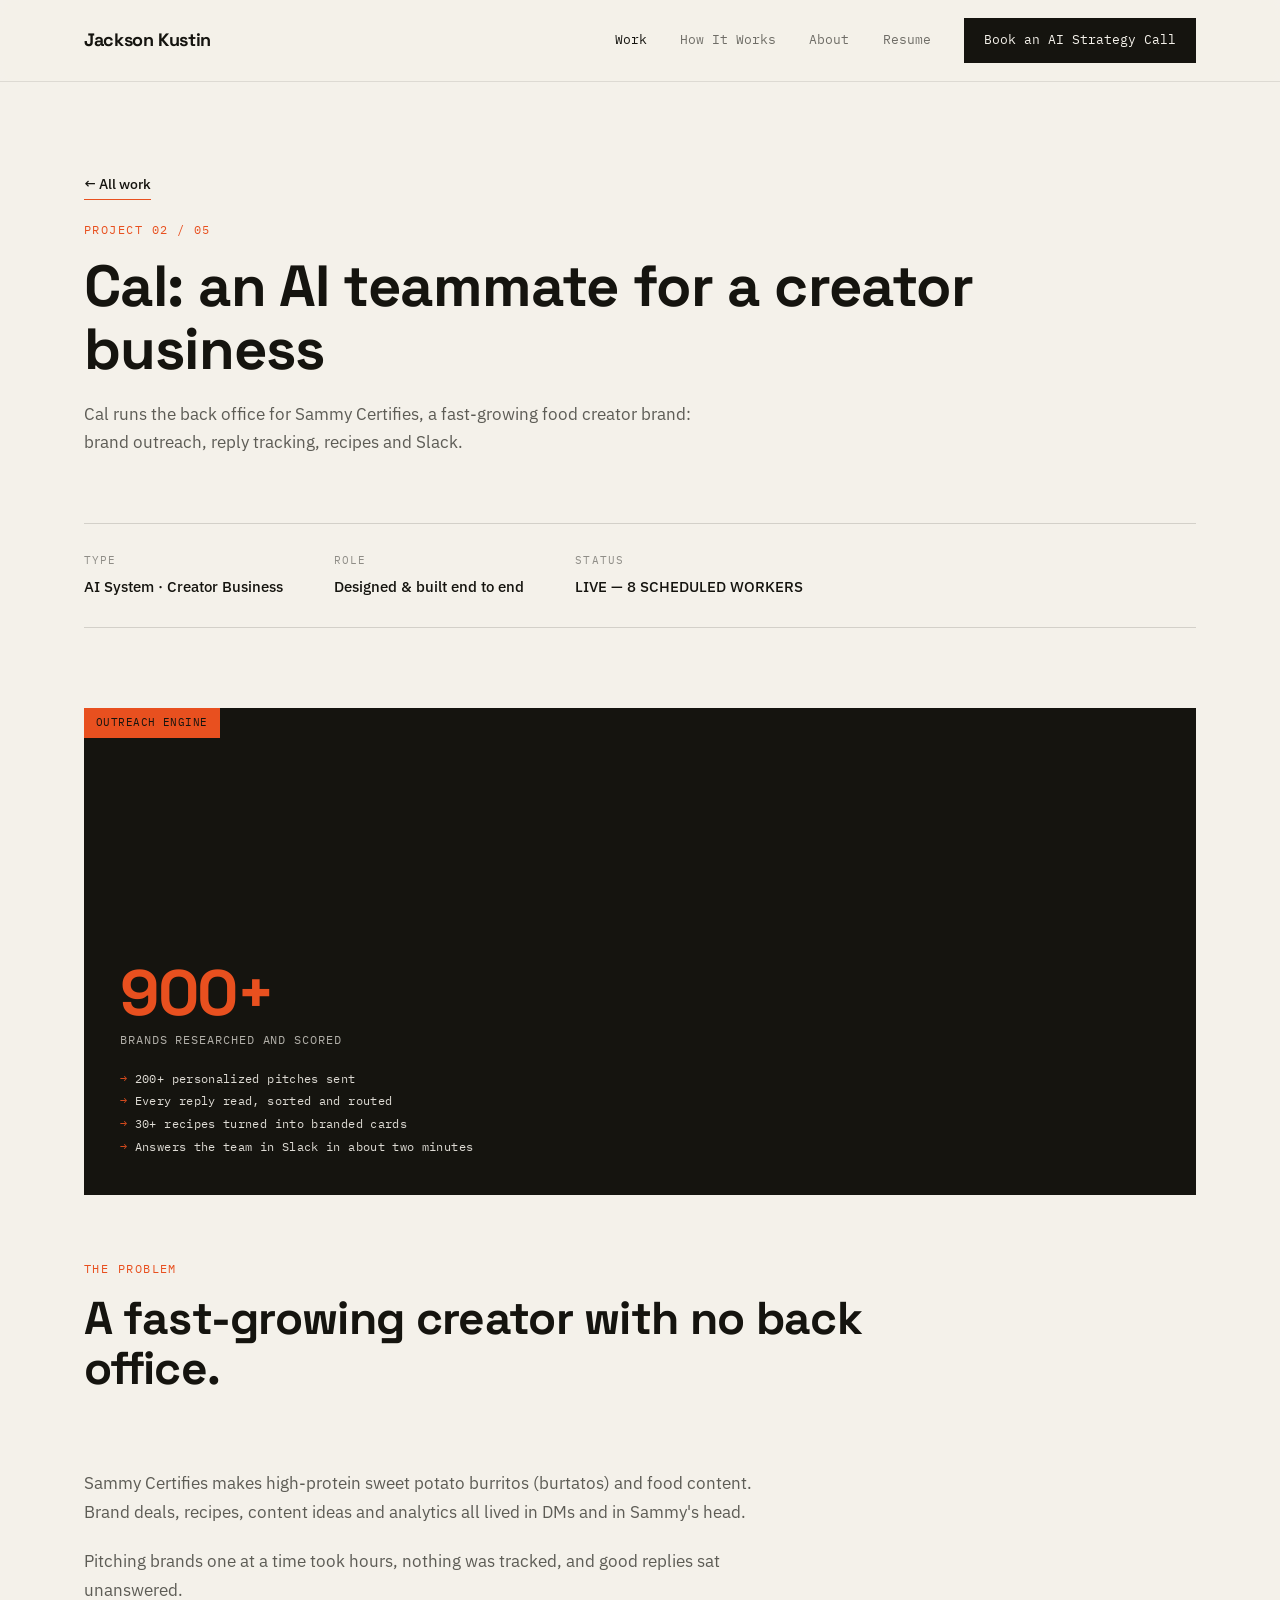
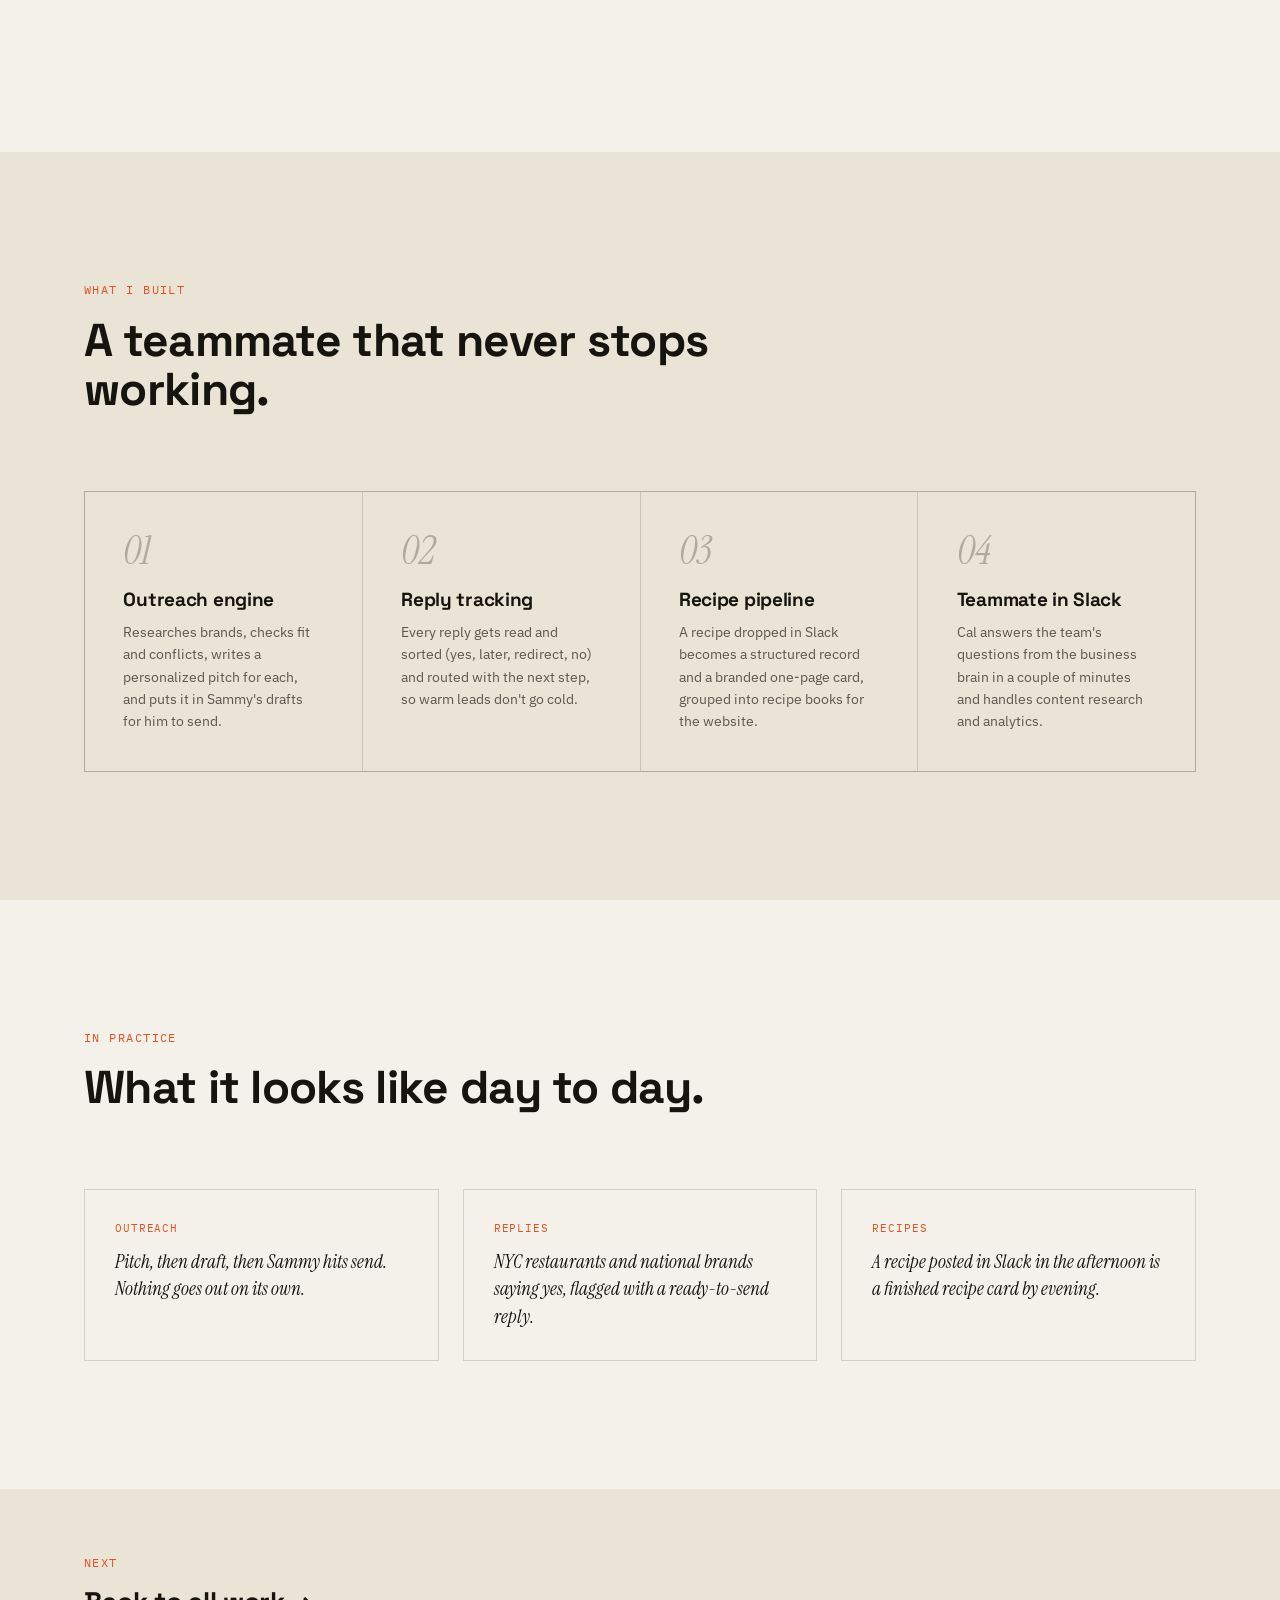
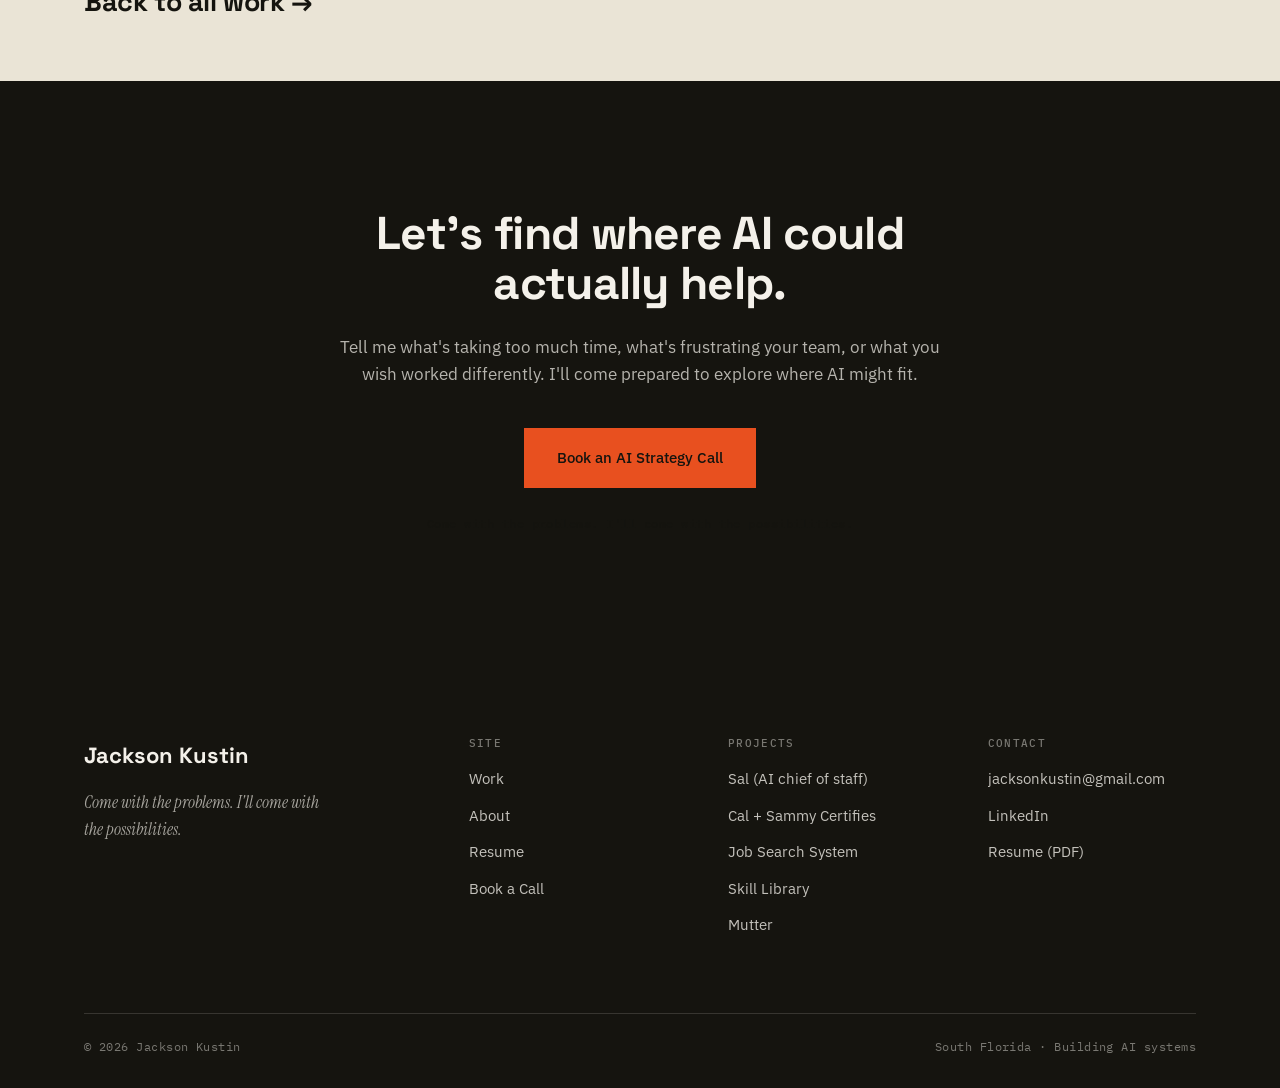
<file: project-cal.html>
<!DOCTYPE html>
<html lang="en">
<head>
<meta charset="utf-8">
<meta name="viewport" content="width=device-width, initial-scale=1">
<title>Cal + Sammy Certifies — Jackson Kustin</title>
<meta name="description" content="An AI teammate that runs a creator business's back office: brand outreach, reply tracking, recipes and Slack.">
<link rel="icon" href="./assets/favicon.png">
<meta property="og:title" content="Cal + Sammy Certifies — Jackson Kustin">
<meta property="og:description" content="An AI teammate that runs a creator business's back office: brand outreach, reply tracking, recipes and Slack.">
<meta property="og:image" content="./assets/og-image.png">
<meta property="og:type" content="website">
<link rel="preconnect" href="https://fonts.googleapis.com">
<link rel="preconnect" href="https://fonts.gstatic.com" crossorigin>
<link href="https://fonts.googleapis.com/css2?family=Space+Grotesk:wght@400;500;700&family=Instrument+Serif:ital@0;1&family=IBM+Plex+Sans:wght@400;500;600&family=IBM+Plex+Mono:wght@400;500&display=swap" rel="stylesheet">
<link rel="stylesheet" href="./assets/css/site.css">
</head>
<body>

<header class="site-header">
  <div class="wrap">
    <a class="brand" href="index.html">Jackson Kustin</a>
    <button class="nav-toggle" aria-expanded="false" aria-controls="primary-nav">Menu</button>
    <nav class="nav" id="primary-nav">
      <a class="nav-link is-active" href="work.html">Work</a>
      <a class="nav-link" href="index.html#process">How It Works</a>
      <a class="nav-link " href="about.html">About</a>
      <a class="nav-link " href="resume.html">Resume</a>
      <a class="nav-cta" href="book-a-call.html">Book an AI Strategy Call</a>
    </nav>
  </div>
</header>
<section class="page-head">
  <div class="wrap">
    <p class="reveal" style="margin-bottom:20px"><a class="txt-link" href="work.html"><span class="arw">&larr;</span> All work</a></p>
    <p class="eyebrow reveal">Project 02 / 05</p>
    <h1 class="reveal">Cal: an AI teammate for a creator business</h1>
    <p class="lead reveal" data-delay="1">Cal runs the back office for Sammy Certifies, a fast-growing food creator brand: brand outreach, reply tracking, recipes and Slack.</p>
  </div>
</section>

<section class="wrap">
  <dl class="meta-row reveal">
    <div><dt>Type</dt><dd>AI System &middot; Creator Business</dd></div>
    <div><dt>Role</dt><dd>Designed &amp; built end to end</dd></div>
    <div><dt>Status</dt><dd>LIVE &mdash; 8 SCHEDULED WORKERS</dd></div>
  </dl>
</section>

<section class="section" style="padding-block:clamp(40px,5vw,72px)">
  <div class="wrap">
    <div class="spec reveal" style="aspect-ratio:16/7"><span class="shot-tag">OUTREACH ENGINE</span><div class="spec-big">900+</div><div class="spec-label">brands researched and scored</div><ul><li>200+ personalized pitches sent</li><li>Every reply read, sorted and routed</li><li>30+ recipes turned into branded cards</li><li>Answers the team in Slack in about two minutes</li></ul></div>
  </div>
</section>

<section class="section" style="padding-top:0">
  <div class="wrap">
    <div class="section-head reveal">
      <p class="eyebrow">The Problem</p>
      <h2>A fast-growing creator with no back office.</h2>
    </div>
    <div class="prose reveal" data-delay="1">
      <p>Sammy Certifies makes high-protein sweet potato burritos (burtatos) and food content. Brand deals, recipes, content ideas and analytics all lived in DMs and in Sammy's head.</p>
      <p>Pitching brands one at a time took hours, nothing was tracked, and good replies sat unanswered.</p>
    </div>
  </div>
</section>

<section class="section section--sand">
  <div class="wrap">
    <div class="section-head reveal">
      <p class="eyebrow">What I Built</p>
      <h2>A teammate that never stops working.</h2>
    </div>
    <div class="steps">
      <div class="step reveal" data-delay="0"><div class="step-num">01</div><h3>Outreach engine</h3><p>Researches brands, checks fit and conflicts, writes a personalized pitch for each, and puts it in Sammy's drafts for him to send.</p></div>
      <div class="step reveal" data-delay="1"><div class="step-num">02</div><h3>Reply tracking</h3><p>Every reply gets read and sorted (yes, later, redirect, no) and routed with the next step, so warm leads don't go cold.</p></div>
      <div class="step reveal" data-delay="2"><div class="step-num">03</div><h3>Recipe pipeline</h3><p>A recipe dropped in Slack becomes a structured record and a branded one-page card, grouped into recipe books for the website.</p></div>
      <div class="step reveal" data-delay="3"><div class="step-num">04</div><h3>Teammate in Slack</h3><p>Cal answers the team's questions from the business brain in a couple of minutes and handles content research and analytics.</p></div>
    </div>
  </div>
</section>

<section class="section">
  <div class="wrap">
    <div class="section-head reveal">
      <p class="eyebrow">In Practice</p>
      <h2>What it looks like day to day.</h2>
    </div>
    <div style="display:grid;grid-template-columns:repeat(auto-fit,minmax(260px,1fr));gap:24px">
      <div class="moment reveal" data-delay="0"><div class="moment-time">Outreach</div><p>Pitch, then draft, then Sammy hits send. Nothing goes out on its own.</p></div>
      <div class="moment reveal" data-delay="1"><div class="moment-time">Replies</div><p>NYC restaurants and national brands saying yes, flagged with a ready-to-send reply.</p></div>
      <div class="moment reveal" data-delay="2"><div class="moment-time">Recipes</div><p>A recipe posted in Slack in the afternoon is a finished recipe card by evening.</p></div>
    </div>
  </div>
</section>

<section class="section section--sand" style="padding-block:clamp(48px,5vw,72px)">
  <div class="wrap">
    <p class="eyebrow reveal">Next</p>
    <h2 class="reveal" style="font-size:var(--fs-h3)"><a href="work.html" style="color:var(--ink)">Back to all work <span class="arw">&rarr;</span></a></h2>
  </div>
</section>

<section class="section section--ink cta-final">
  <div class="wrap">
    <div class="inner reveal">
      <h2>Let's find where AI could actually help.</h2>
      <p class="lead">Tell me what's taking too much time, what's frustrating your team, or what you wish worked differently. I'll come prepared to explore where AI might fit.</p>
      <div class="btn-row">
        <a class="btn btn--primary" href="book-a-call.html">Book an AI Strategy Call</a>
      </div>
      <p class="fineprint">Come with the problems. I'll come with the possibilities.</p>
    </div>
  </div>
</section>

<footer class="site-footer">
  <div class="wrap">
    <div class="footer-grid">
      <div>
        <div class="footer-brand">Jackson Kustin</div>
        <p>Come with the problems. I'll come with the possibilities.</p>
      </div>
      <div class="footer-col">
        <h4>Site</h4>
        <ul>
          <li><a href="work.html">Work</a></li>
          <li><a href="about.html">About</a></li>
          <li><a href="resume.html">Resume</a></li>
          <li><a href="book-a-call.html">Book a Call</a></li>
        </ul>
      </div>
      <div class="footer-col">
        <h4>Projects</h4>
        <ul>
          <li><a href="project-sal.html">Sal (AI chief of staff)</a></li>
          <li><a href="project-cal.html">Cal + Sammy Certifies</a></li>
          <li><a href="project-job-search.html">Job Search System</a></li>
          <li><a href="project-skill-library.html">Skill Library</a></li>
          <li><a href="project-mutter.html">Mutter</a></li>
        </ul>
      </div>
      <div class="footer-col">
        <h4>Contact</h4>
        <ul>
          <li><a href="mailto:jacksonkustin@gmail.com">jacksonkustin@gmail.com</a></li>
          <li><a href="https://www.linkedin.com/in/jacksonkustin/" target="_blank" rel="noopener">LinkedIn</a></li>
          <li><a href="./assets/Jackson-Kustin-Resume.pdf">Resume (PDF)</a></li>
        </ul>
      </div>
    </div>
    <div class="footer-bottom">
      <span>&copy; <span id="yr">2026</span> Jackson Kustin</span>
      <span>South Florida &middot; Building AI systems</span>
    </div>
  </div>
</footer>

<script src="./assets/js/site.js"></script>
<script>document.getElementById('yr').textContent = new Date().getFullYear();</script>
</body>
</html>
</file>
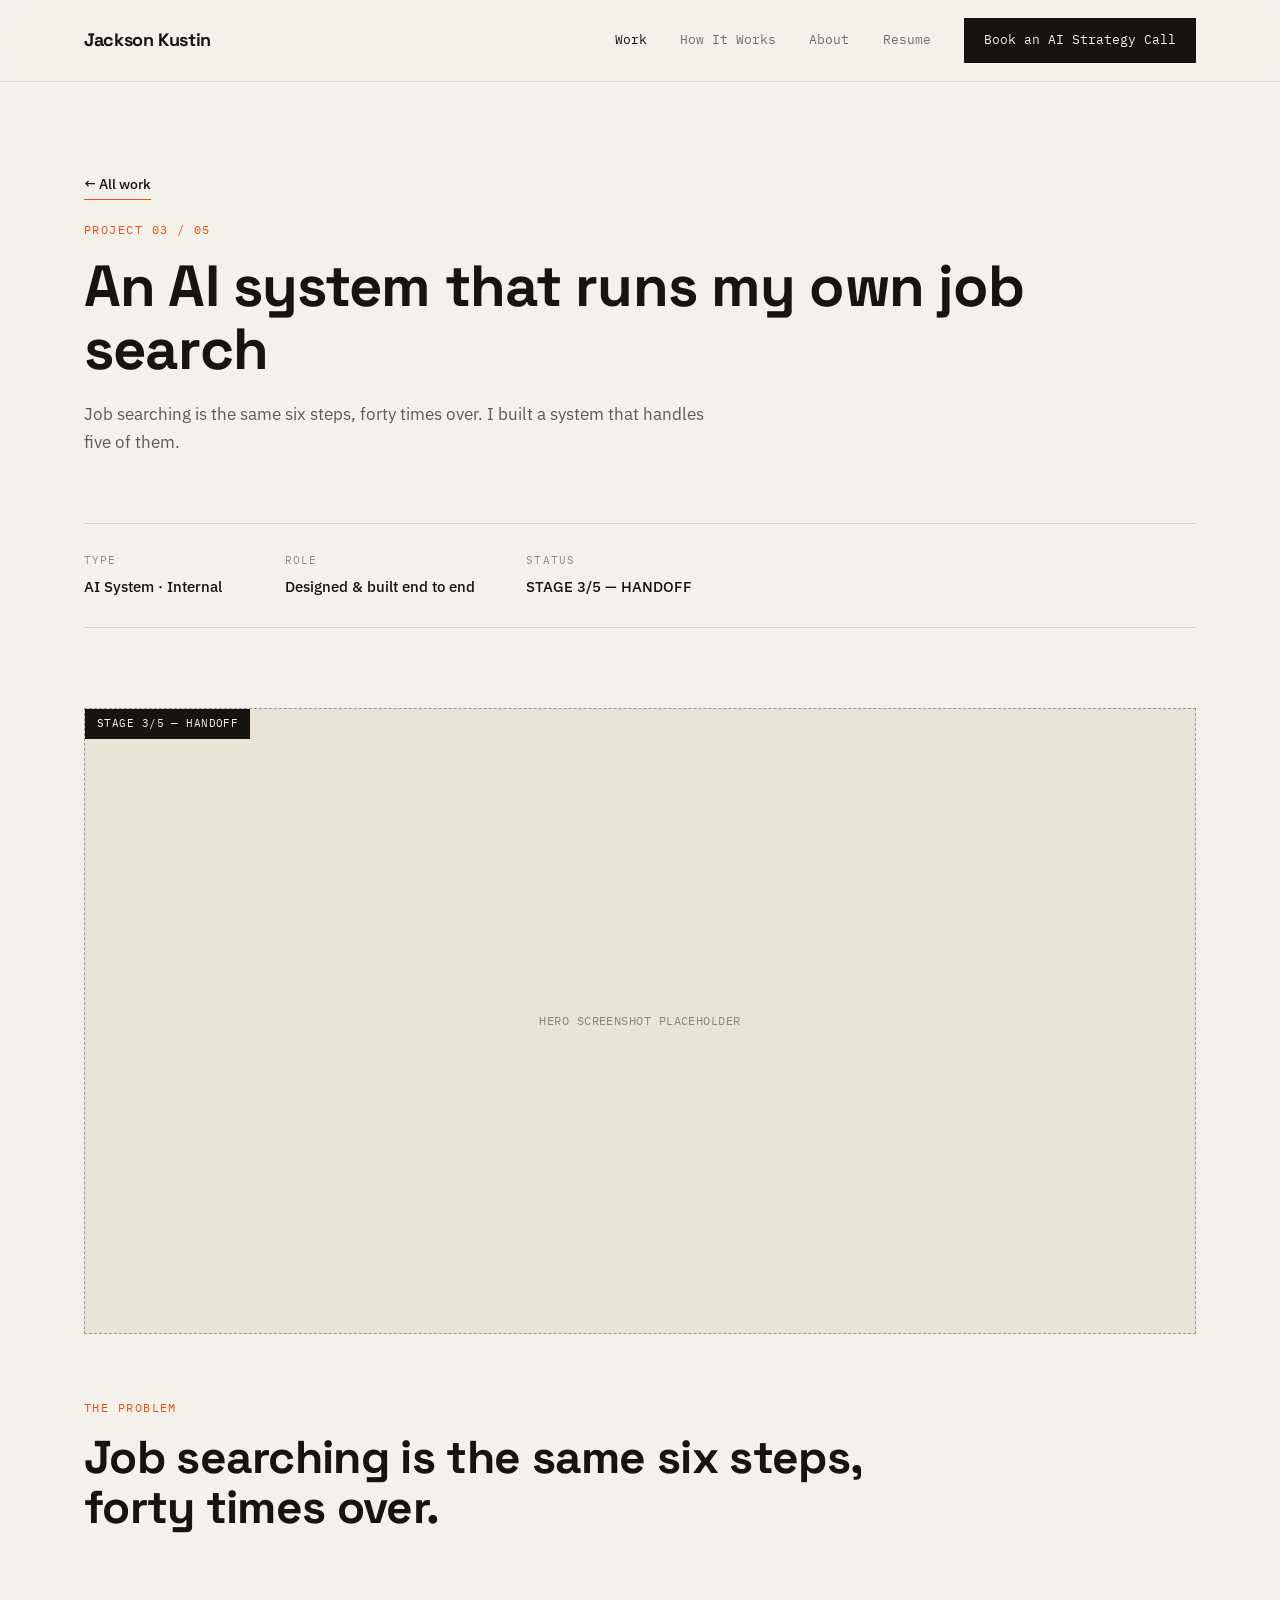
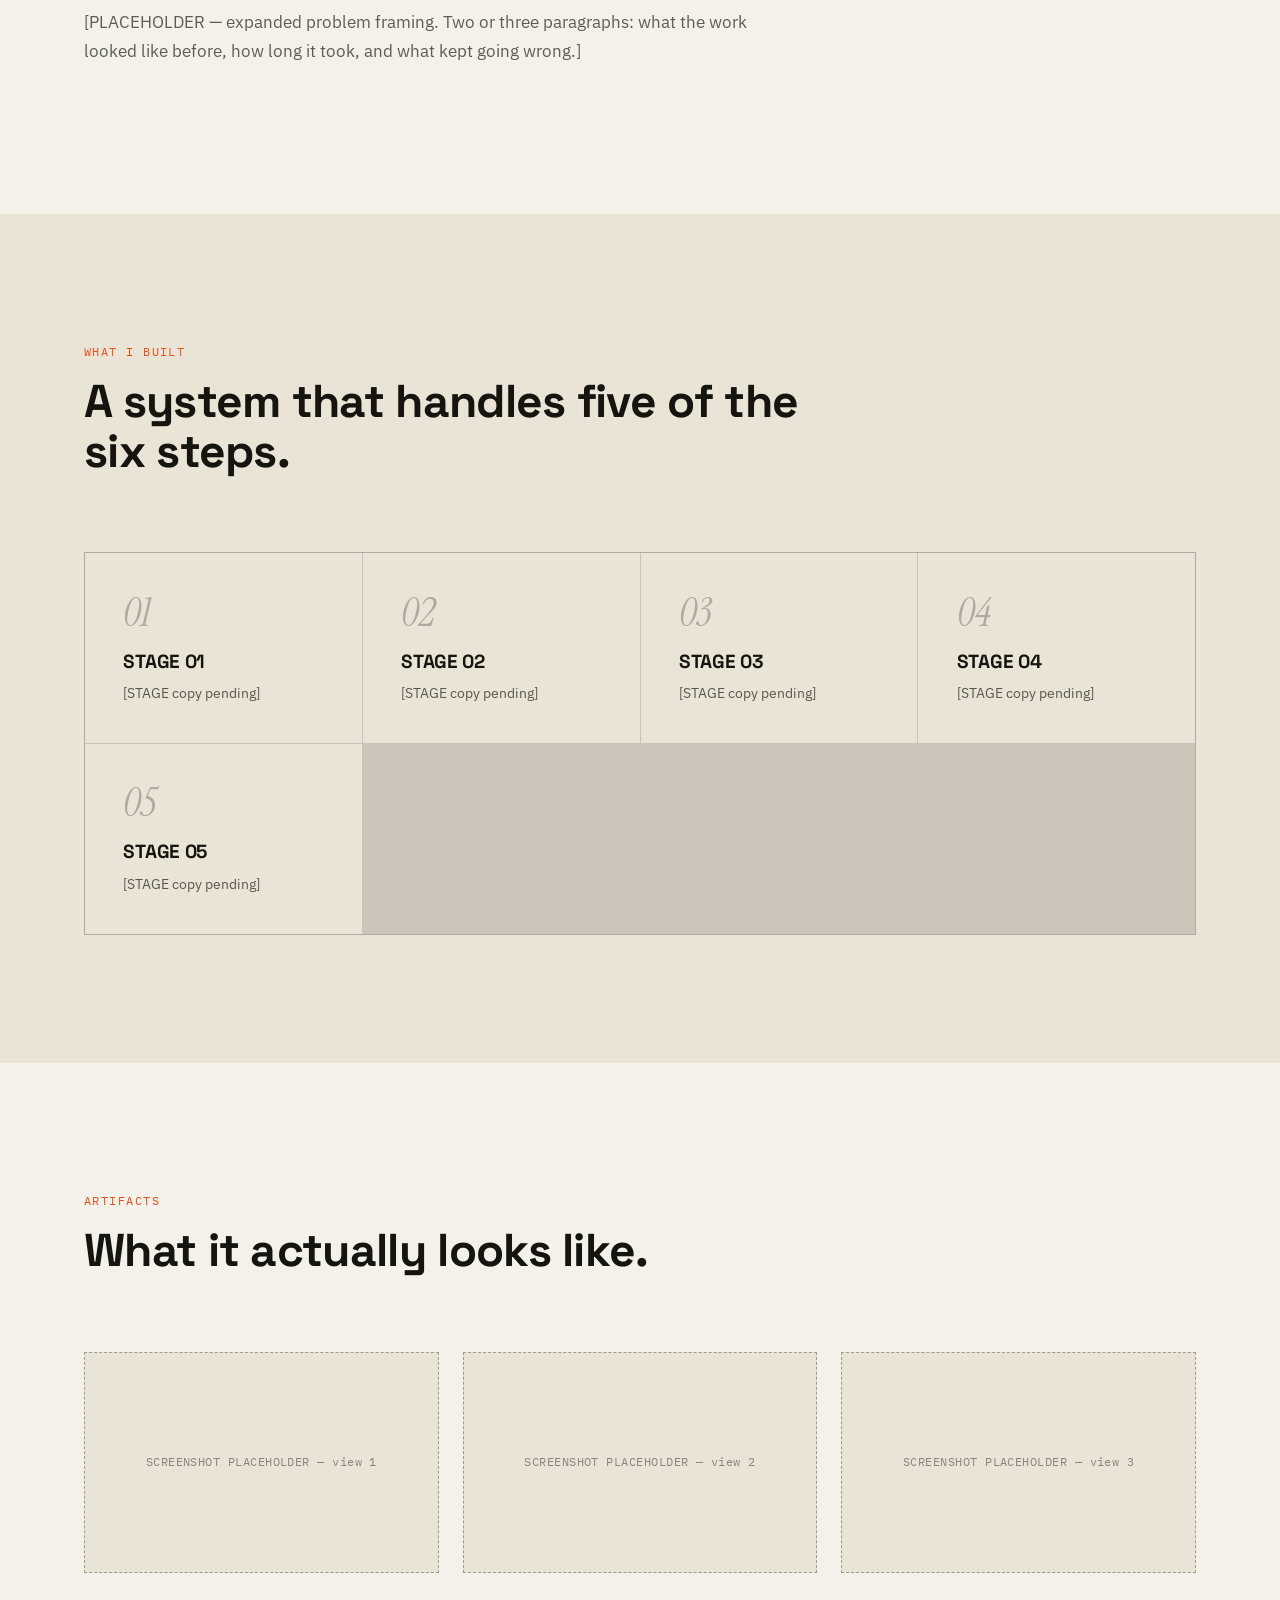
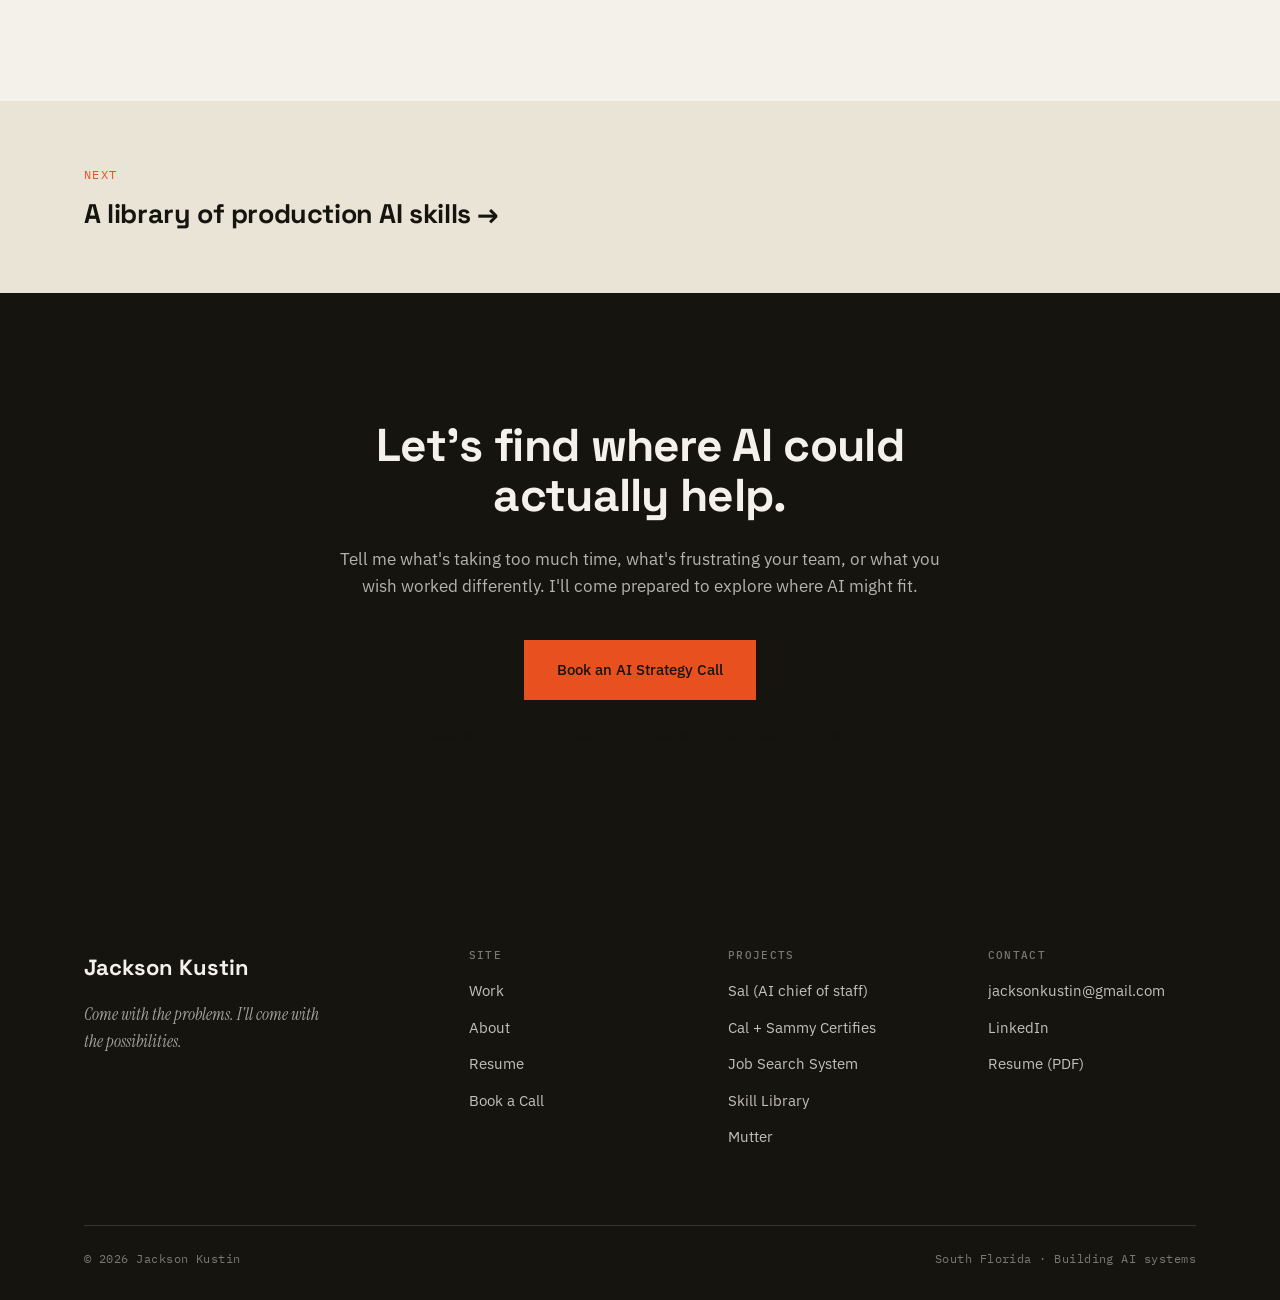
<file: project-job-search.html>
<!DOCTYPE html>
<html lang="en">
<head>
<meta charset="utf-8">
<meta name="viewport" content="width=device-width, initial-scale=1">
<title>An AI system that runs my own job search — Jackson Kustin</title>
<meta name="description" content="Job searching is the same six steps, forty times over. I built a system that handles five of them.">
<link rel="icon" href="./assets/favicon.png">
<meta property="og:title" content="An AI system that runs my own job search — Jackson Kustin">
<meta property="og:description" content="Job searching is the same six steps, forty times over. I built a system that handles five of them.">
<meta property="og:image" content="./assets/og-image.png">
<meta property="og:type" content="website">
<link rel="preconnect" href="https://fonts.googleapis.com">
<link rel="preconnect" href="https://fonts.gstatic.com" crossorigin>
<link href="https://fonts.googleapis.com/css2?family=Space+Grotesk:wght@400;500;700&family=Instrument+Serif:ital@0;1&family=IBM+Plex+Sans:wght@400;500;600&family=IBM+Plex+Mono:wght@400;500&display=swap" rel="stylesheet">
<link rel="stylesheet" href="./assets/css/site.css">
</head>
<body>

<header class="site-header">
  <div class="wrap">
    <a class="brand" href="index.html">Jackson Kustin</a>
    <button class="nav-toggle" aria-expanded="false" aria-controls="primary-nav">Menu</button>
    <nav class="nav" id="primary-nav">
      <a class="nav-link is-active" href="work.html">Work</a>
      <a class="nav-link" href="index.html#process">How It Works</a>
      <a class="nav-link " href="about.html">About</a>
      <a class="nav-link " href="resume.html">Resume</a>
      <a class="nav-cta" href="book-a-call.html">Book an AI Strategy Call</a>
    </nav>
  </div>
</header>
<section class="page-head">
  <div class="wrap">
    <p class="reveal" style="margin-bottom:20px"><a class="txt-link" href="work.html"><span class="arw">&larr;</span> All work</a></p>
    <p class="eyebrow reveal">Project 03 / 05</p>
    <h1 class="reveal">An AI system that runs my own job search</h1>
    <p class="lead reveal" data-delay="1">Job searching is the same six steps, forty times over. I built a system that handles five of them.</p>
  </div>
</section>

<section class="wrap">
  <dl class="meta-row reveal">
    <div><dt>Type</dt><dd>AI System &middot; Internal</dd></div>
    <div><dt>Role</dt><dd>Designed &amp; built end to end</dd></div>
    <div><dt>Status</dt><dd>STAGE 3/5 &mdash; HANDOFF</dd></div>
  </dl>
</section>

<section class="section" style="padding-block:clamp(40px,5vw,72px)">
  <div class="wrap">
    <div class="shot reveal" style="aspect-ratio:16/9">
      <span class="shot-tag">STAGE 3/5 &mdash; HANDOFF</span>
      HERO SCREENSHOT PLACEHOLDER
    </div>
  </div>
</section>

<section class="section" style="padding-top:0">
  <div class="wrap">
    <div class="section-head reveal">
      <p class="eyebrow">The Problem</p>
      <h2>Job searching is the same six steps, forty times over.</h2>
    </div>
    <div class="prose reveal" data-delay="1">
      <p>[PLACEHOLDER &mdash; expanded problem framing. Two or three paragraphs: what the work looked like before, how long it took, and what kept going wrong.]</p>
    </div>
  </div>
</section>

<section class="section section--sand">
  <div class="wrap">
    <div class="section-head reveal">
      <p class="eyebrow">What I Built</p>
      <h2>A system that handles five of the six steps.</h2>
    </div>
    <div class="steps">
      <div class="step reveal" data-delay="0"><div class="step-num">01</div><h3>STAGE 01</h3><p>[STAGE copy pending]</p></div>
      <div class="step reveal" data-delay="1"><div class="step-num">02</div><h3>STAGE 02</h3><p>[STAGE copy pending]</p></div>
      <div class="step reveal" data-delay="2"><div class="step-num">03</div><h3>STAGE 03</h3><p>[STAGE copy pending]</p></div>
      <div class="step reveal" data-delay="3"><div class="step-num">04</div><h3>STAGE 04</h3><p>[STAGE copy pending]</p></div>
      <div class="step reveal" data-delay="0"><div class="step-num">05</div><h3>STAGE 05</h3><p>[STAGE copy pending]</p></div>
    </div>
  </div>
</section>

<section class="section">
  <div class="wrap">
    <div class="section-head reveal">
      <p class="eyebrow">Artifacts</p>
      <h2>What it actually looks like.</h2>
    </div>
    <div style="display:grid;grid-template-columns:repeat(auto-fit,minmax(280px,1fr));gap:24px">
      <div class="shot reveal">SCREENSHOT PLACEHOLDER &mdash; view 1</div>
      <div class="shot reveal" data-delay="1">SCREENSHOT PLACEHOLDER &mdash; view 2</div>
      <div class="shot reveal" data-delay="2">SCREENSHOT PLACEHOLDER &mdash; view 3</div>
    </div>
  </div>
</section>

<section class="section section--sand" style="padding-block:clamp(48px,5vw,72px)">
  <div class="wrap">
    <p class="eyebrow reveal">Next</p>
    <h2 class="reveal" style="font-size:var(--fs-h3)"><a href="project-skill-library.html" style="color:var(--ink)">A library of production AI skills <span class="arw">&rarr;</span></a></h2>
  </div>
</section>

<section class="section section--ink cta-final">
  <div class="wrap">
    <div class="inner reveal">
      <h2>Let's find where AI could actually help.</h2>
      <p class="lead">Tell me what's taking too much time, what's frustrating your team, or what you wish worked differently. I'll come prepared to explore where AI might fit.</p>
      <div class="btn-row">
        <a class="btn btn--primary" href="book-a-call.html">Book an AI Strategy Call</a>
      </div>
      <p class="fineprint">Come with the problems. I'll come with the possibilities.</p>
    </div>
  </div>
</section>

<footer class="site-footer">
  <div class="wrap">
    <div class="footer-grid">
      <div>
        <div class="footer-brand">Jackson Kustin</div>
        <p>Come with the problems. I'll come with the possibilities.</p>
      </div>
      <div class="footer-col">
        <h4>Site</h4>
        <ul>
          <li><a href="work.html">Work</a></li>
          <li><a href="about.html">About</a></li>
          <li><a href="resume.html">Resume</a></li>
          <li><a href="book-a-call.html">Book a Call</a></li>
        </ul>
      </div>
      <div class="footer-col">
        <h4>Projects</h4>
        <ul>
          <li><a href="project-sal.html">Sal (AI chief of staff)</a></li>
          <li><a href="project-cal.html">Cal + Sammy Certifies</a></li>
          <li><a href="project-job-search.html">Job Search System</a></li>
          <li><a href="project-skill-library.html">Skill Library</a></li>
          <li><a href="project-mutter.html">Mutter</a></li>
        </ul>
      </div>
      <div class="footer-col">
        <h4>Contact</h4>
        <ul>
          <li><a href="mailto:jacksonkustin@gmail.com">jacksonkustin@gmail.com</a></li>
          <li><a href="https://www.linkedin.com/in/jacksonkustin/" target="_blank" rel="noopener">LinkedIn</a></li>
          <li><a href="./assets/Jackson-Kustin-Resume.pdf">Resume (PDF)</a></li>
        </ul>
      </div>
    </div>
    <div class="footer-bottom">
      <span>&copy; <span id="yr">2026</span> Jackson Kustin</span>
      <span>South Florida &middot; Building AI systems</span>
    </div>
  </div>
</footer>

<script src="./assets/js/site.js"></script>
<script>document.getElementById('yr').textContent = new Date().getFullYear();</script>
</body>
</html>
</file>
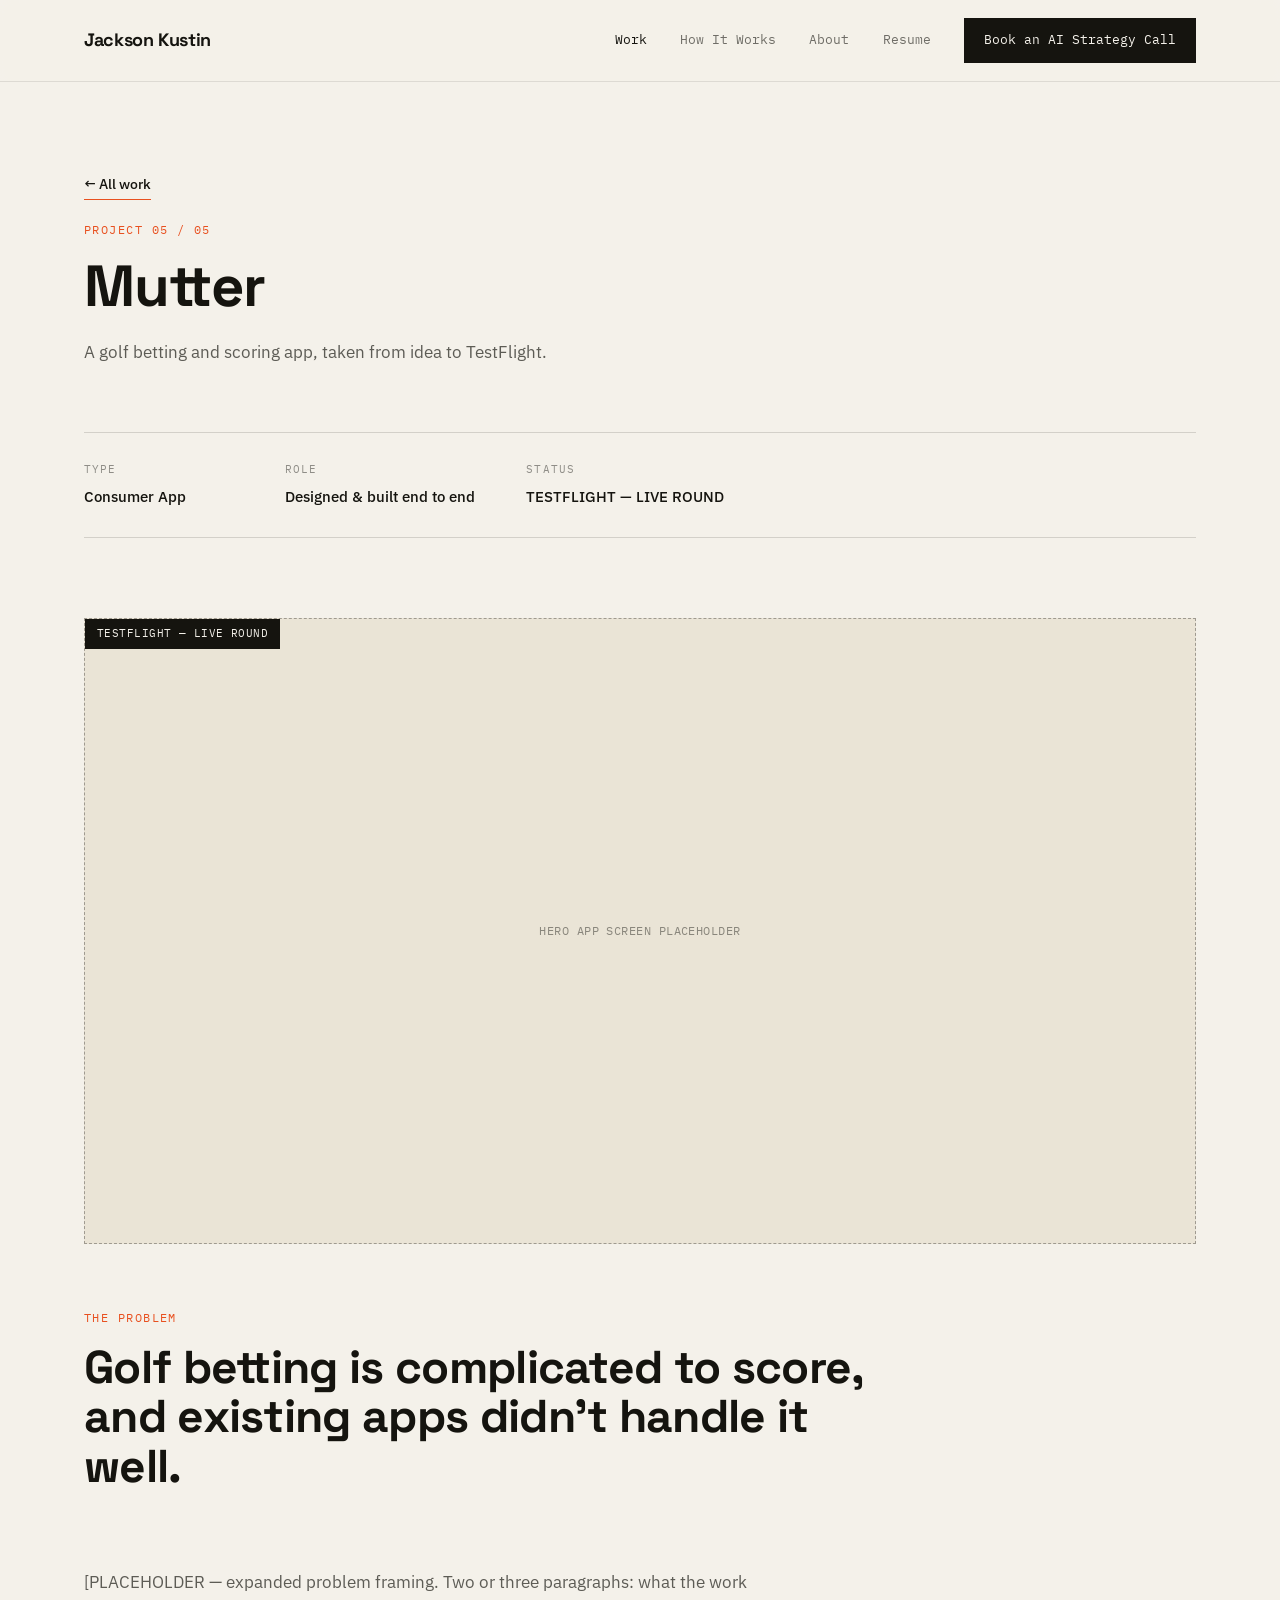
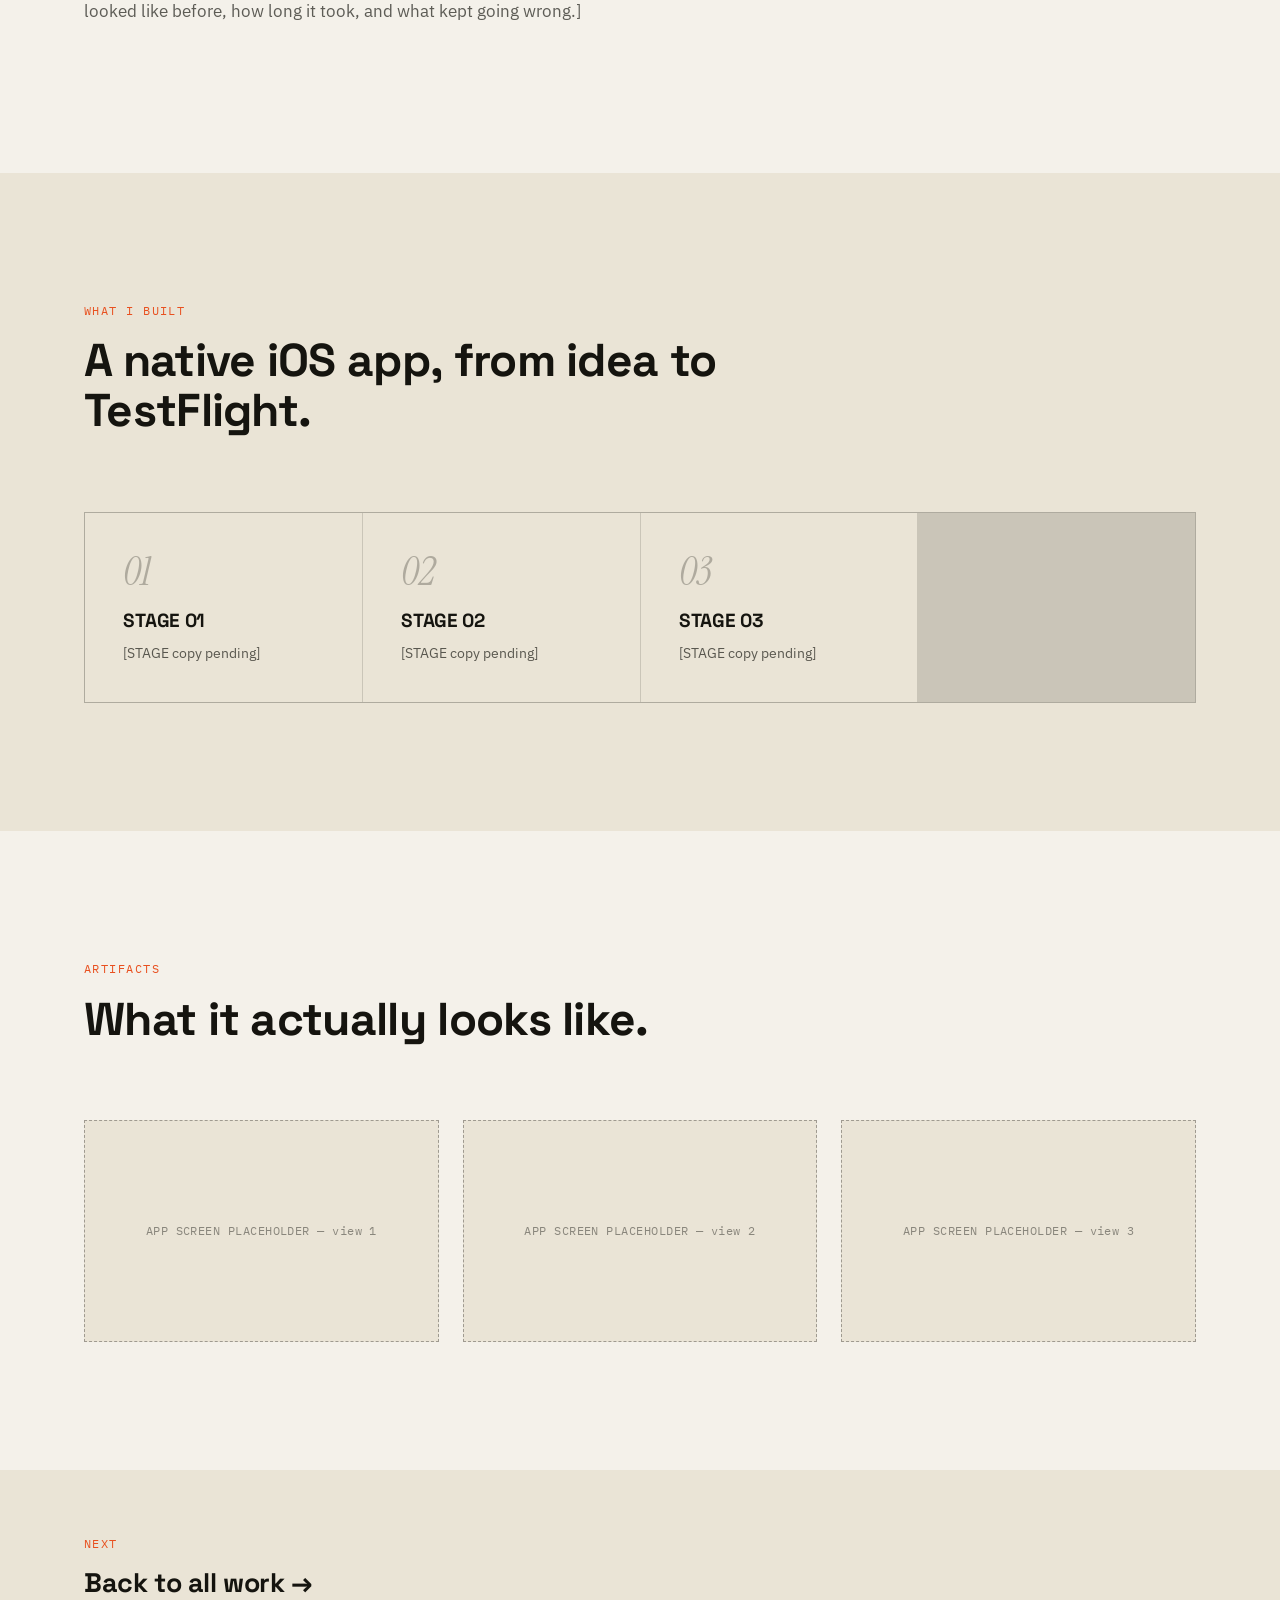
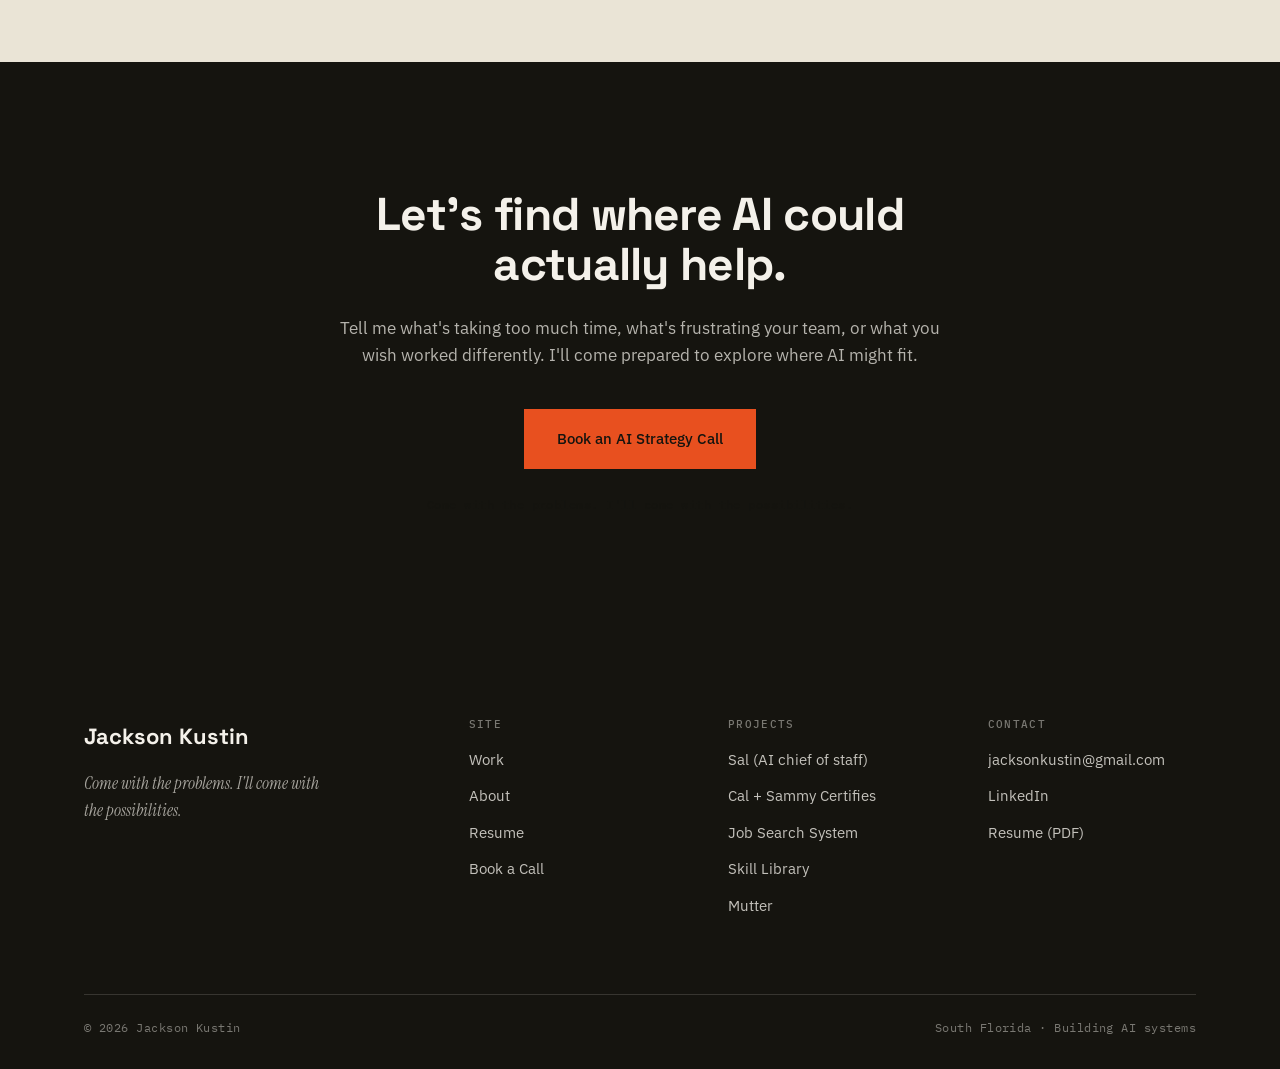
<file: project-mutter.html>
<!DOCTYPE html>
<html lang="en">
<head>
<meta charset="utf-8">
<meta name="viewport" content="width=device-width, initial-scale=1">
<title>Mutter — Jackson Kustin</title>
<meta name="description" content="A golf betting and scoring app, taken from idea to TestFlight.">
<link rel="icon" href="./assets/favicon.png">
<meta property="og:title" content="Mutter — Jackson Kustin">
<meta property="og:description" content="A golf betting and scoring app, taken from idea to TestFlight.">
<meta property="og:image" content="./assets/og-image.png">
<meta property="og:type" content="website">
<link rel="preconnect" href="https://fonts.googleapis.com">
<link rel="preconnect" href="https://fonts.gstatic.com" crossorigin>
<link href="https://fonts.googleapis.com/css2?family=Space+Grotesk:wght@400;500;700&family=Instrument+Serif:ital@0;1&family=IBM+Plex+Sans:wght@400;500;600&family=IBM+Plex+Mono:wght@400;500&display=swap" rel="stylesheet">
<link rel="stylesheet" href="./assets/css/site.css">
</head>
<body>

<header class="site-header">
  <div class="wrap">
    <a class="brand" href="index.html">Jackson Kustin</a>
    <button class="nav-toggle" aria-expanded="false" aria-controls="primary-nav">Menu</button>
    <nav class="nav" id="primary-nav">
      <a class="nav-link is-active" href="work.html">Work</a>
      <a class="nav-link" href="index.html#process">How It Works</a>
      <a class="nav-link " href="about.html">About</a>
      <a class="nav-link " href="resume.html">Resume</a>
      <a class="nav-cta" href="book-a-call.html">Book an AI Strategy Call</a>
    </nav>
  </div>
</header>
<section class="page-head">
  <div class="wrap">
    <p class="reveal" style="margin-bottom:20px"><a class="txt-link" href="work.html"><span class="arw">&larr;</span> All work</a></p>
    <p class="eyebrow reveal">Project 05 / 05</p>
    <h1 class="reveal">Mutter</h1>
    <p class="lead reveal" data-delay="1">A golf betting and scoring app, taken from idea to TestFlight.</p>
  </div>
</section>

<section class="wrap">
  <dl class="meta-row reveal">
    <div><dt>Type</dt><dd>Consumer App</dd></div>
    <div><dt>Role</dt><dd>Designed &amp; built end to end</dd></div>
    <div><dt>Status</dt><dd>TESTFLIGHT &mdash; LIVE ROUND</dd></div>
  </dl>
</section>

<section class="section" style="padding-block:clamp(40px,5vw,72px)">
  <div class="wrap">
    <div class="shot reveal" style="aspect-ratio:16/9">
      <span class="shot-tag">TESTFLIGHT &mdash; LIVE ROUND</span>
      HERO APP SCREEN PLACEHOLDER
    </div>
  </div>
</section>

<section class="section" style="padding-top:0">
  <div class="wrap">
    <div class="section-head reveal">
      <p class="eyebrow">The Problem</p>
      <h2>Golf betting is complicated to score, and existing apps didn't handle it well.</h2>
    </div>
    <div class="prose reveal" data-delay="1">
      <p>[PLACEHOLDER &mdash; expanded problem framing. Two or three paragraphs: what the work looked like before, how long it took, and what kept going wrong.]</p>
    </div>
  </div>
</section>

<section class="section section--sand">
  <div class="wrap">
    <div class="section-head reveal">
      <p class="eyebrow">What I Built</p>
      <h2>A native iOS app, from idea to TestFlight.</h2>
    </div>
    <div class="steps">
      <div class="step reveal" data-delay="0"><div class="step-num">01</div><h3>STAGE 01</h3><p>[STAGE copy pending]</p></div>
      <div class="step reveal" data-delay="1"><div class="step-num">02</div><h3>STAGE 02</h3><p>[STAGE copy pending]</p></div>
      <div class="step reveal" data-delay="2"><div class="step-num">03</div><h3>STAGE 03</h3><p>[STAGE copy pending]</p></div>
    </div>
  </div>
</section>

<section class="section">
  <div class="wrap">
    <div class="section-head reveal">
      <p class="eyebrow">Artifacts</p>
      <h2>What it actually looks like.</h2>
    </div>
    <div style="display:grid;grid-template-columns:repeat(auto-fit,minmax(280px,1fr));gap:24px">
      <div class="shot reveal">APP SCREEN PLACEHOLDER &mdash; view 1</div>
      <div class="shot reveal" data-delay="1">APP SCREEN PLACEHOLDER &mdash; view 2</div>
      <div class="shot reveal" data-delay="2">APP SCREEN PLACEHOLDER &mdash; view 3</div>
    </div>
  </div>
</section>

<section class="section section--sand" style="padding-block:clamp(48px,5vw,72px)">
  <div class="wrap">
    <p class="eyebrow reveal">Next</p>
    <h2 class="reveal" style="font-size:var(--fs-h3)"><a href="work.html" style="color:var(--ink)">Back to all work <span class="arw">&rarr;</span></a></h2>
  </div>
</section>

<section class="section section--ink cta-final">
  <div class="wrap">
    <div class="inner reveal">
      <h2>Let's find where AI could actually help.</h2>
      <p class="lead">Tell me what's taking too much time, what's frustrating your team, or what you wish worked differently. I'll come prepared to explore where AI might fit.</p>
      <div class="btn-row">
        <a class="btn btn--primary" href="book-a-call.html">Book an AI Strategy Call</a>
      </div>
      <p class="fineprint">Come with the problems. I'll come with the possibilities.</p>
    </div>
  </div>
</section>

<footer class="site-footer">
  <div class="wrap">
    <div class="footer-grid">
      <div>
        <div class="footer-brand">Jackson Kustin</div>
        <p>Come with the problems. I'll come with the possibilities.</p>
      </div>
      <div class="footer-col">
        <h4>Site</h4>
        <ul>
          <li><a href="work.html">Work</a></li>
          <li><a href="about.html">About</a></li>
          <li><a href="resume.html">Resume</a></li>
          <li><a href="book-a-call.html">Book a Call</a></li>
        </ul>
      </div>
      <div class="footer-col">
        <h4>Projects</h4>
        <ul>
          <li><a href="project-sal.html">Sal (AI chief of staff)</a></li>
          <li><a href="project-cal.html">Cal + Sammy Certifies</a></li>
          <li><a href="project-job-search.html">Job Search System</a></li>
          <li><a href="project-skill-library.html">Skill Library</a></li>
          <li><a href="project-mutter.html">Mutter</a></li>
        </ul>
      </div>
      <div class="footer-col">
        <h4>Contact</h4>
        <ul>
          <li><a href="mailto:jacksonkustin@gmail.com">jacksonkustin@gmail.com</a></li>
          <li><a href="https://www.linkedin.com/in/jacksonkustin/" target="_blank" rel="noopener">LinkedIn</a></li>
          <li><a href="./assets/Jackson-Kustin-Resume.pdf">Resume (PDF)</a></li>
        </ul>
      </div>
    </div>
    <div class="footer-bottom">
      <span>&copy; <span id="yr">2026</span> Jackson Kustin</span>
      <span>South Florida &middot; Building AI systems</span>
    </div>
  </div>
</footer>

<script src="./assets/js/site.js"></script>
<script>document.getElementById('yr').textContent = new Date().getFullYear();</script>
</body>
</html>
</file>
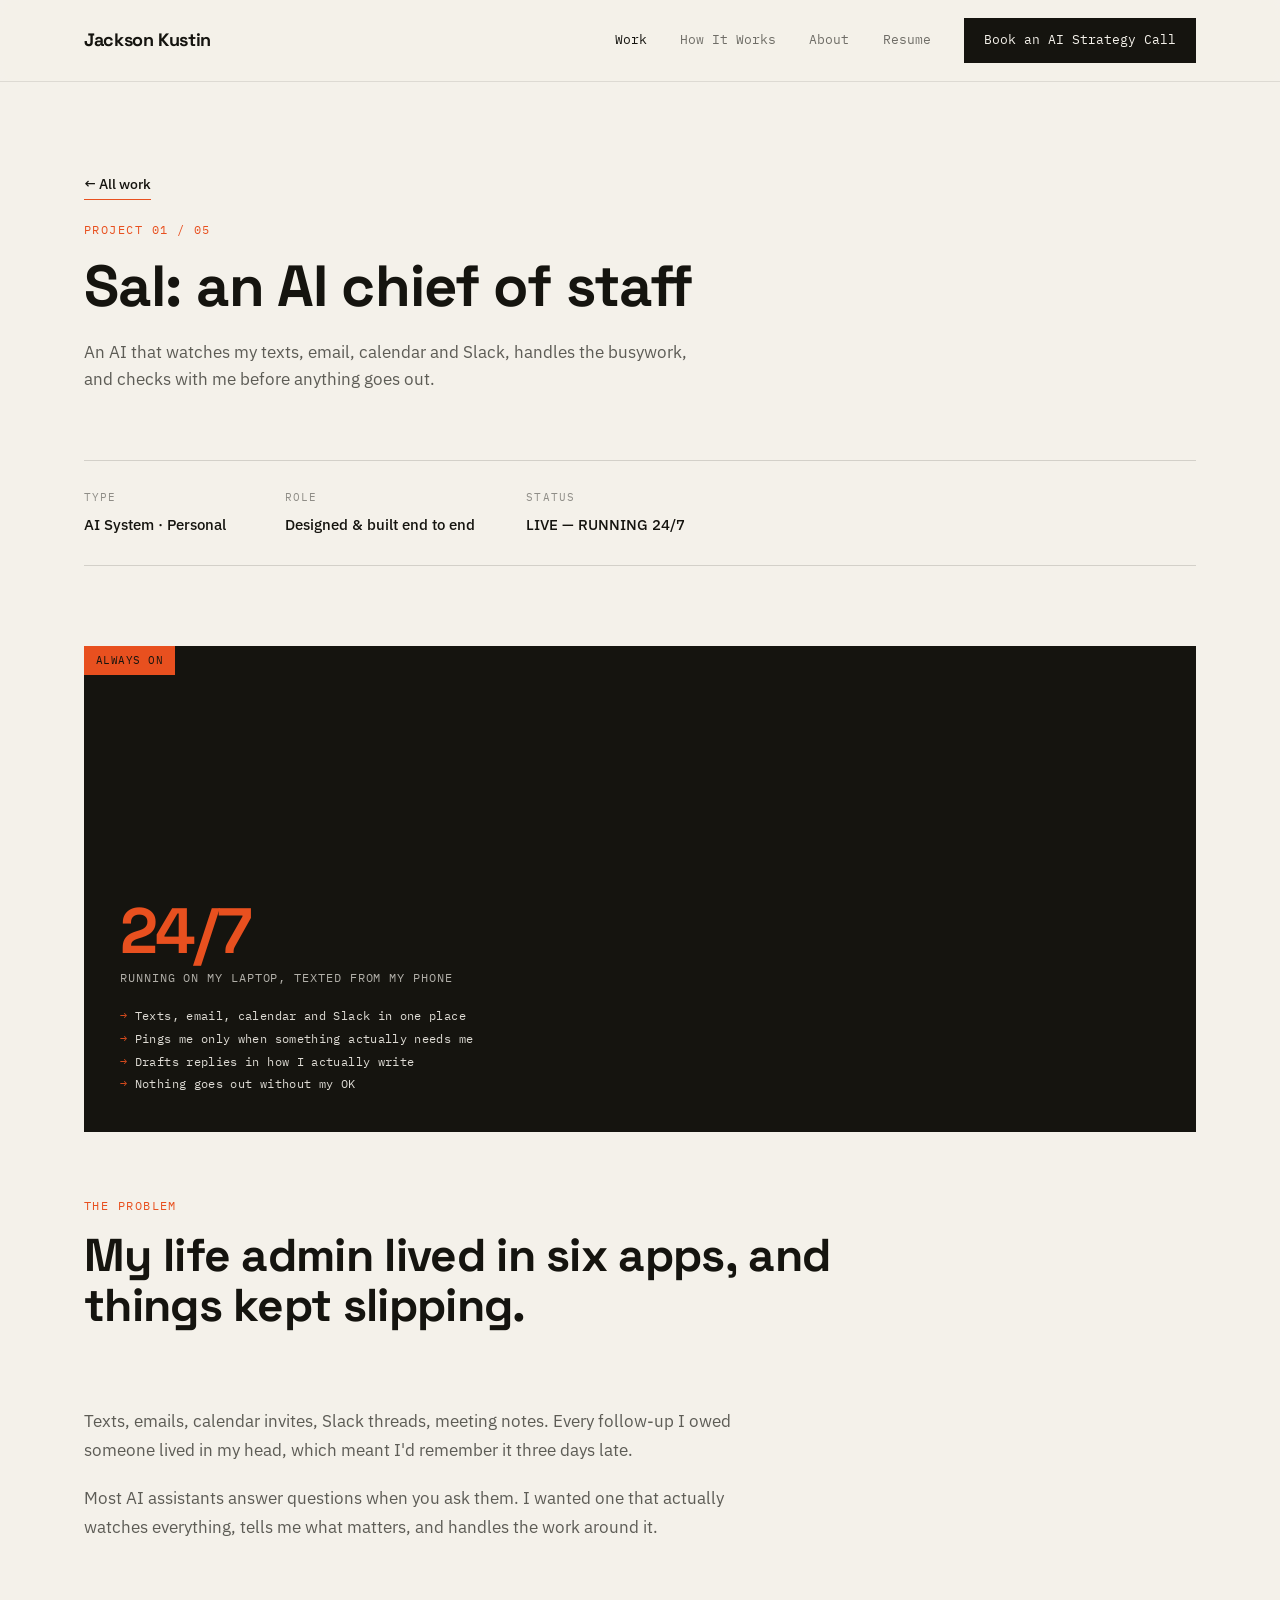
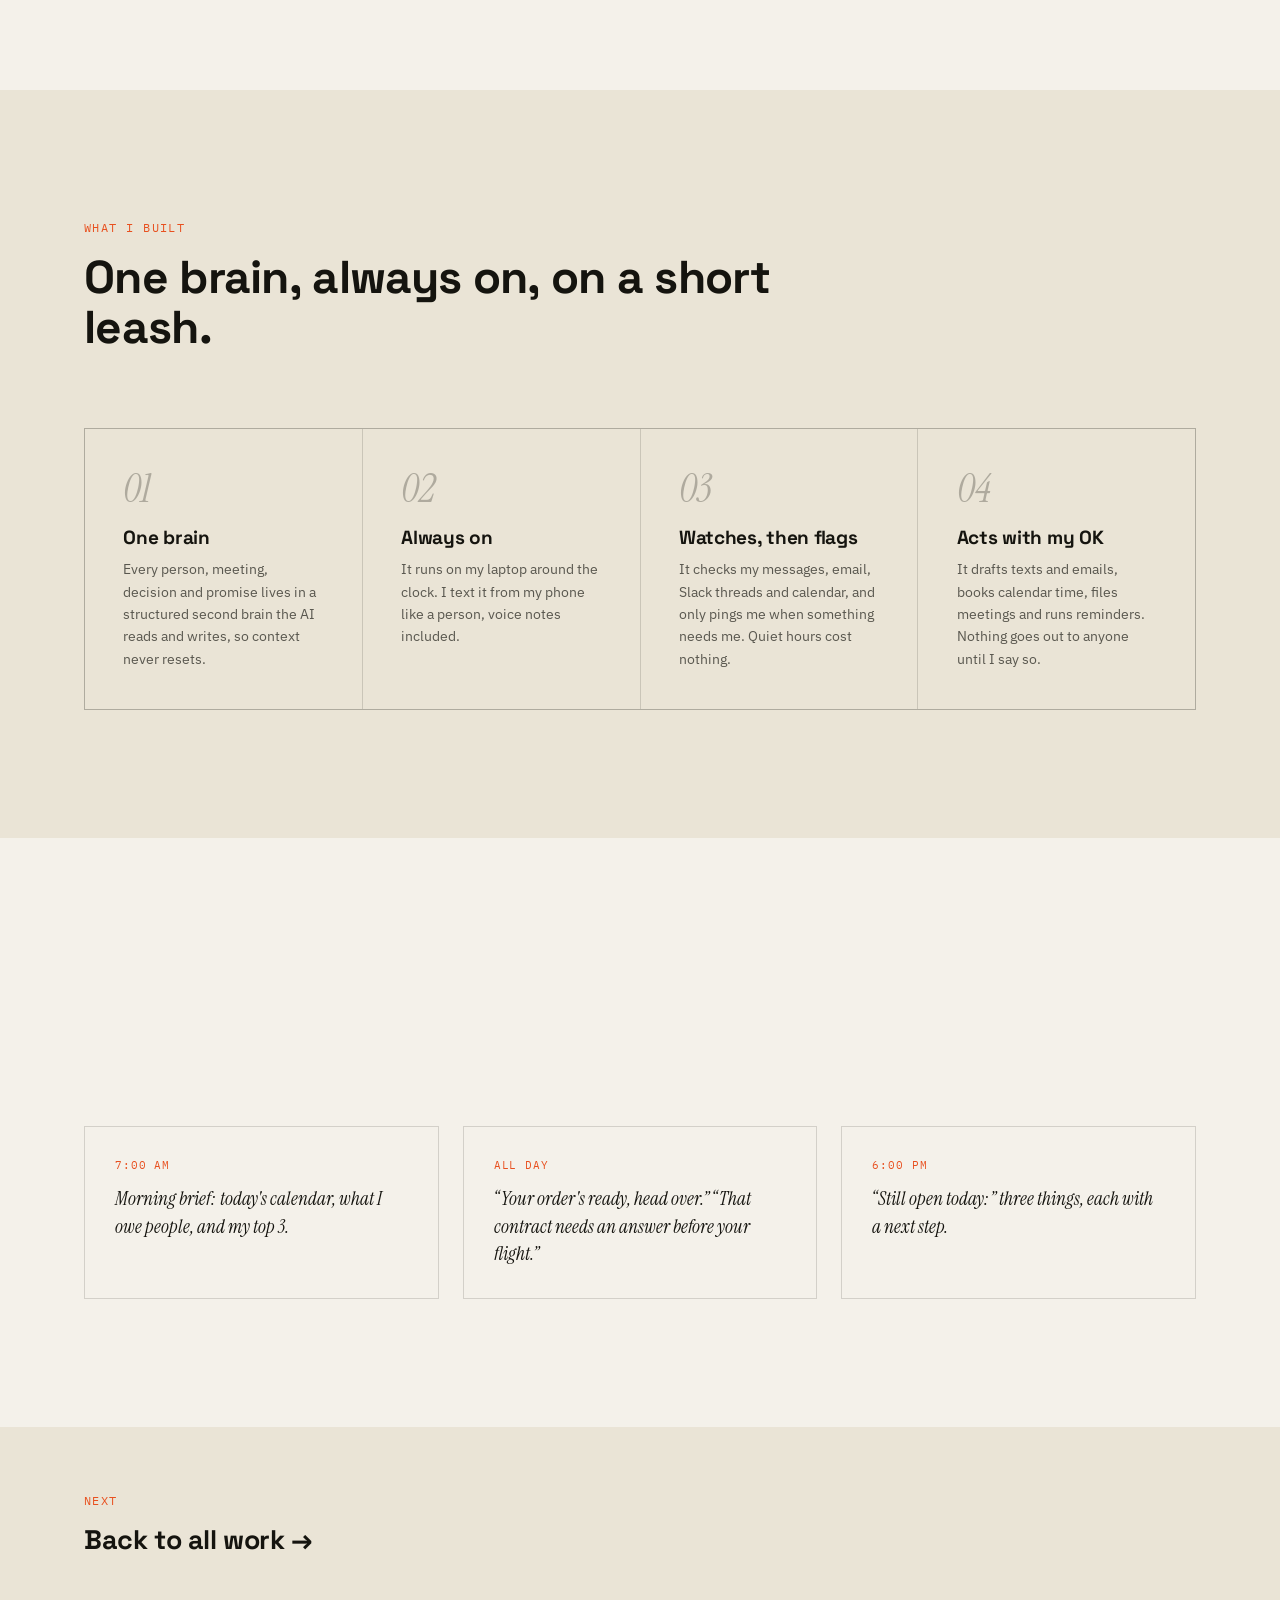
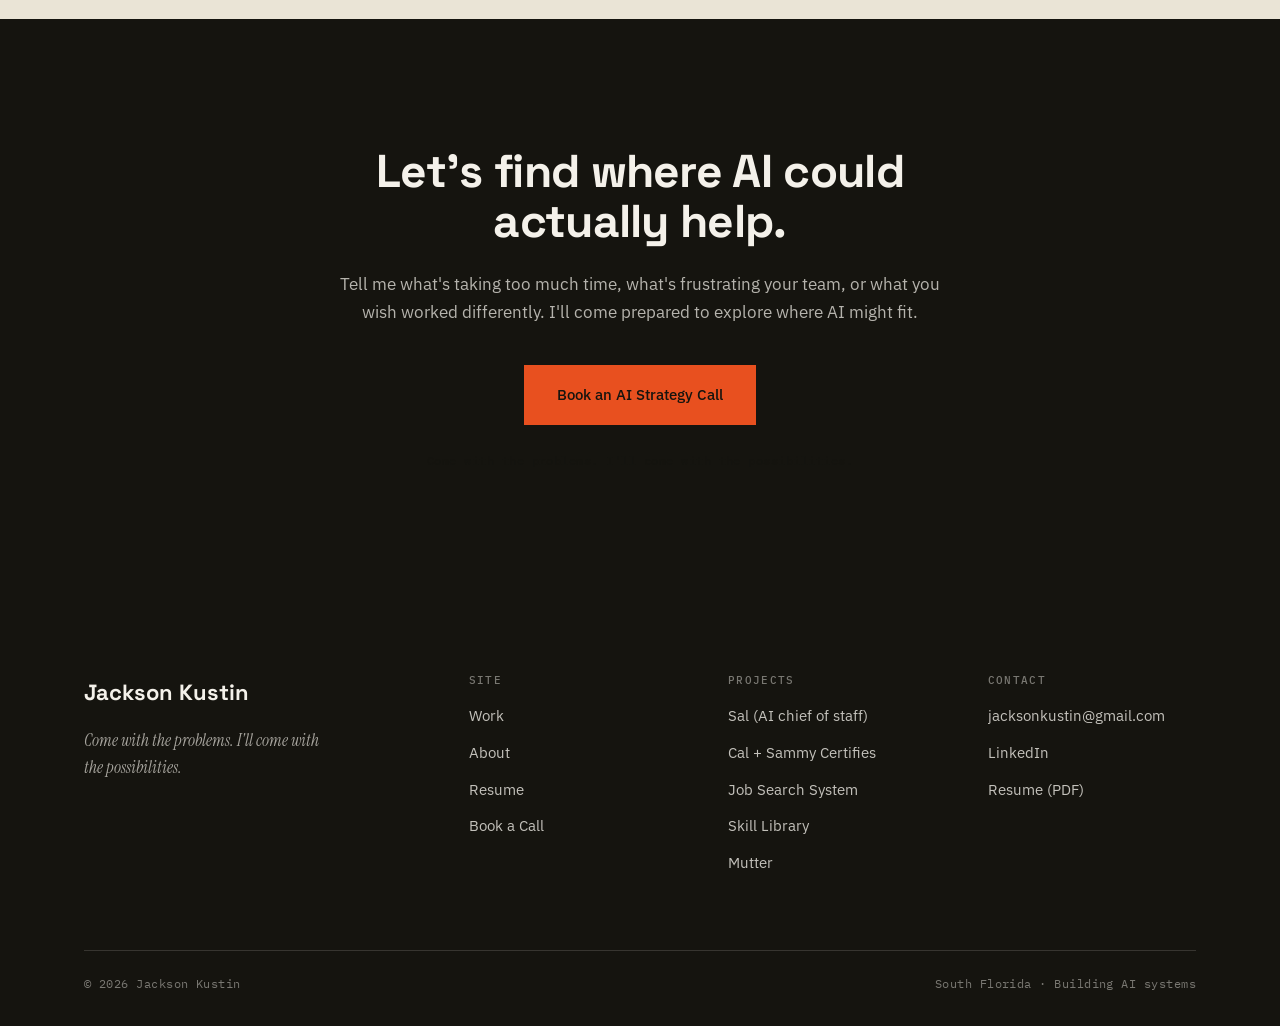
<file: project-sal.html>
<!DOCTYPE html>
<html lang="en">
<head>
<meta charset="utf-8">
<meta name="viewport" content="width=device-width, initial-scale=1">
<title>Sal — Jackson Kustin</title>
<meta name="description" content="An AI chief of staff that watches my texts, email and calendar, handles the busywork, and checks with me before anything goes out.">
<link rel="icon" href="./assets/favicon.png">
<meta property="og:title" content="Sal — Jackson Kustin">
<meta property="og:description" content="An AI chief of staff that watches my texts, email and calendar, handles the busywork, and checks with me before anything goes out.">
<meta property="og:image" content="./assets/og-image.png">
<meta property="og:type" content="website">
<link rel="preconnect" href="https://fonts.googleapis.com">
<link rel="preconnect" href="https://fonts.gstatic.com" crossorigin>
<link href="https://fonts.googleapis.com/css2?family=Space+Grotesk:wght@400;500;700&family=Instrument+Serif:ital@0;1&family=IBM+Plex+Sans:wght@400;500;600&family=IBM+Plex+Mono:wght@400;500&display=swap" rel="stylesheet">
<link rel="stylesheet" href="./assets/css/site.css">
</head>
<body>

<header class="site-header">
  <div class="wrap">
    <a class="brand" href="index.html">Jackson Kustin</a>
    <button class="nav-toggle" aria-expanded="false" aria-controls="primary-nav">Menu</button>
    <nav class="nav" id="primary-nav">
      <a class="nav-link is-active" href="work.html">Work</a>
      <a class="nav-link" href="index.html#process">How It Works</a>
      <a class="nav-link " href="about.html">About</a>
      <a class="nav-link " href="resume.html">Resume</a>
      <a class="nav-cta" href="book-a-call.html">Book an AI Strategy Call</a>
    </nav>
  </div>
</header>
<section class="page-head">
  <div class="wrap">
    <p class="reveal" style="margin-bottom:20px"><a class="txt-link" href="work.html"><span class="arw">&larr;</span> All work</a></p>
    <p class="eyebrow reveal">Project 01 / 05</p>
    <h1 class="reveal">Sal: an AI chief of staff</h1>
    <p class="lead reveal" data-delay="1">An AI that watches my texts, email, calendar and Slack, handles the busywork, and checks with me before anything goes out.</p>
  </div>
</section>

<section class="wrap">
  <dl class="meta-row reveal">
    <div><dt>Type</dt><dd>AI System &middot; Personal</dd></div>
    <div><dt>Role</dt><dd>Designed &amp; built end to end</dd></div>
    <div><dt>Status</dt><dd>LIVE &mdash; RUNNING 24/7</dd></div>
  </dl>
</section>

<section class="section" style="padding-block:clamp(40px,5vw,72px)">
  <div class="wrap">
    <div class="spec reveal" style="aspect-ratio:16/7"><span class="shot-tag">ALWAYS ON</span><div class="spec-big">24/7</div><div class="spec-label">running on my laptop, texted from my phone</div><ul><li>Texts, email, calendar and Slack in one place</li><li>Pings me only when something actually needs me</li><li>Drafts replies in how I actually write</li><li>Nothing goes out without my OK</li></ul></div>
  </div>
</section>

<section class="section" style="padding-top:0">
  <div class="wrap">
    <div class="section-head reveal">
      <p class="eyebrow">The Problem</p>
      <h2>My life admin lived in six apps, and things kept slipping.</h2>
    </div>
    <div class="prose reveal" data-delay="1">
      <p>Texts, emails, calendar invites, Slack threads, meeting notes. Every follow-up I owed someone lived in my head, which meant I'd remember it three days late.</p>
      <p>Most AI assistants answer questions when you ask them. I wanted one that actually watches everything, tells me what matters, and handles the work around it.</p>
    </div>
  </div>
</section>

<section class="section section--sand">
  <div class="wrap">
    <div class="section-head reveal">
      <p class="eyebrow">What I Built</p>
      <h2>One brain, always on, on a short leash.</h2>
    </div>
    <div class="steps">
      <div class="step reveal" data-delay="0"><div class="step-num">01</div><h3>One brain</h3><p>Every person, meeting, decision and promise lives in a structured second brain the AI reads and writes, so context never resets.</p></div>
      <div class="step reveal" data-delay="1"><div class="step-num">02</div><h3>Always on</h3><p>It runs on my laptop around the clock. I text it from my phone like a person, voice notes included.</p></div>
      <div class="step reveal" data-delay="2"><div class="step-num">03</div><h3>Watches, then flags</h3><p>It checks my messages, email, Slack threads and calendar, and only pings me when something needs me. Quiet hours cost nothing.</p></div>
      <div class="step reveal" data-delay="3"><div class="step-num">04</div><h3>Acts with my OK</h3><p>It drafts texts and emails, books calendar time, files meetings and runs reminders. Nothing goes out to anyone until I say so.</p></div>
    </div>
  </div>
</section>

<section class="section">
  <div class="wrap">
    <div class="section-head reveal">
      <p class="eyebrow">In Practice</p>
      <h2>A normal day with it.</h2>
    </div>
    <div style="display:grid;grid-template-columns:repeat(auto-fit,minmax(260px,1fr));gap:24px">
      <div class="moment reveal" data-delay="0"><div class="moment-time">7:00 AM</div><p>Morning brief: today's calendar, what I owe people, and my top 3.</p></div>
      <div class="moment reveal" data-delay="1"><div class="moment-time">All day</div><p>&ldquo;Your order's ready, head over.&rdquo; &ldquo;That contract needs an answer before your flight.&rdquo;</p></div>
      <div class="moment reveal" data-delay="2"><div class="moment-time">6:00 PM</div><p>&ldquo;Still open today:&rdquo; three things, each with a next step.</p></div>
    </div>
  </div>
</section>

<section class="section section--sand" style="padding-block:clamp(48px,5vw,72px)">
  <div class="wrap">
    <p class="eyebrow reveal">Next</p>
    <h2 class="reveal" style="font-size:var(--fs-h3)"><a href="work.html" style="color:var(--ink)">Back to all work <span class="arw">&rarr;</span></a></h2>
  </div>
</section>

<section class="section section--ink cta-final">
  <div class="wrap">
    <div class="inner reveal">
      <h2>Let's find where AI could actually help.</h2>
      <p class="lead">Tell me what's taking too much time, what's frustrating your team, or what you wish worked differently. I'll come prepared to explore where AI might fit.</p>
      <div class="btn-row">
        <a class="btn btn--primary" href="book-a-call.html">Book an AI Strategy Call</a>
      </div>
      <p class="fineprint">Come with the problems. I'll come with the possibilities.</p>
    </div>
  </div>
</section>

<footer class="site-footer">
  <div class="wrap">
    <div class="footer-grid">
      <div>
        <div class="footer-brand">Jackson Kustin</div>
        <p>Come with the problems. I'll come with the possibilities.</p>
      </div>
      <div class="footer-col">
        <h4>Site</h4>
        <ul>
          <li><a href="work.html">Work</a></li>
          <li><a href="about.html">About</a></li>
          <li><a href="resume.html">Resume</a></li>
          <li><a href="book-a-call.html">Book a Call</a></li>
        </ul>
      </div>
      <div class="footer-col">
        <h4>Projects</h4>
        <ul>
          <li><a href="project-sal.html">Sal (AI chief of staff)</a></li>
          <li><a href="project-cal.html">Cal + Sammy Certifies</a></li>
          <li><a href="project-job-search.html">Job Search System</a></li>
          <li><a href="project-skill-library.html">Skill Library</a></li>
          <li><a href="project-mutter.html">Mutter</a></li>
        </ul>
      </div>
      <div class="footer-col">
        <h4>Contact</h4>
        <ul>
          <li><a href="mailto:jacksonkustin@gmail.com">jacksonkustin@gmail.com</a></li>
          <li><a href="https://www.linkedin.com/in/jacksonkustin/" target="_blank" rel="noopener">LinkedIn</a></li>
          <li><a href="./assets/Jackson-Kustin-Resume.pdf">Resume (PDF)</a></li>
        </ul>
      </div>
    </div>
    <div class="footer-bottom">
      <span>&copy; <span id="yr">2026</span> Jackson Kustin</span>
      <span>South Florida &middot; Building AI systems</span>
    </div>
  </div>
</footer>

<script src="./assets/js/site.js"></script>
<script>document.getElementById('yr').textContent = new Date().getFullYear();</script>
</body>
</html>
</file>
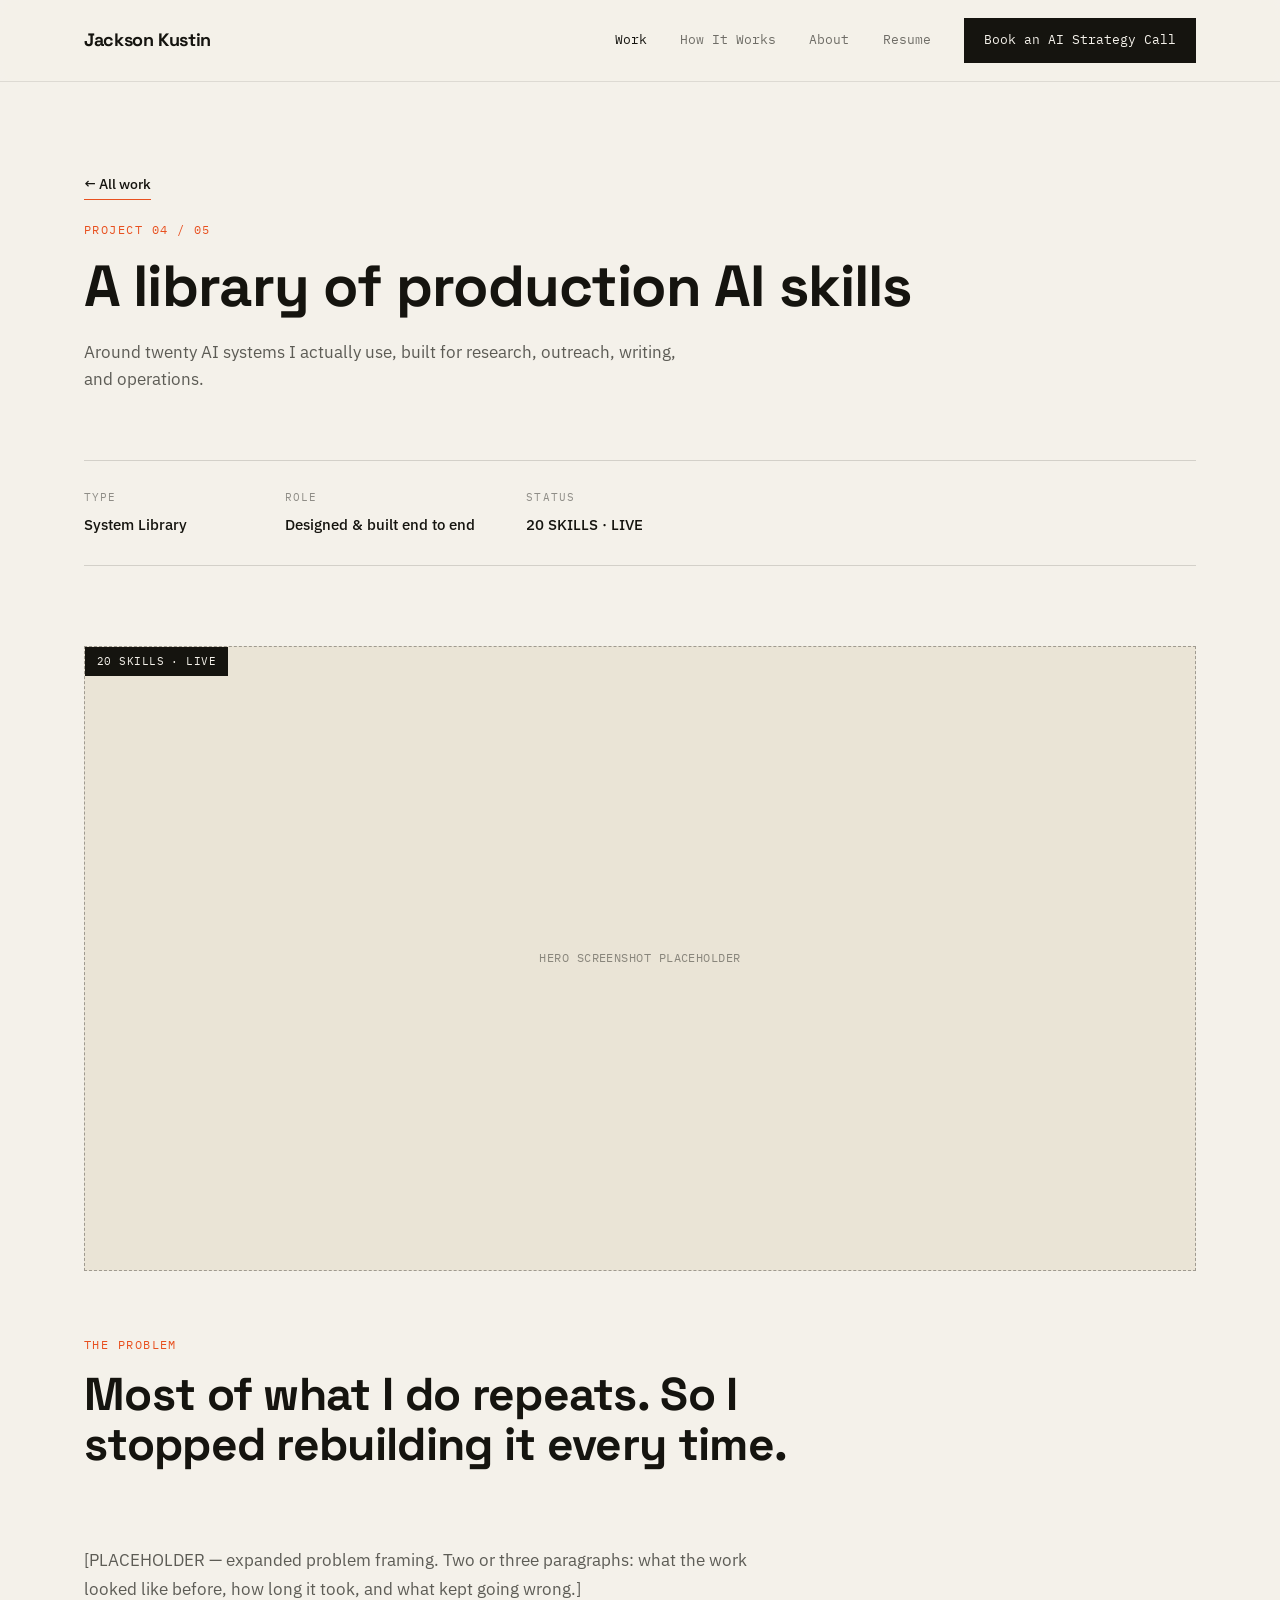
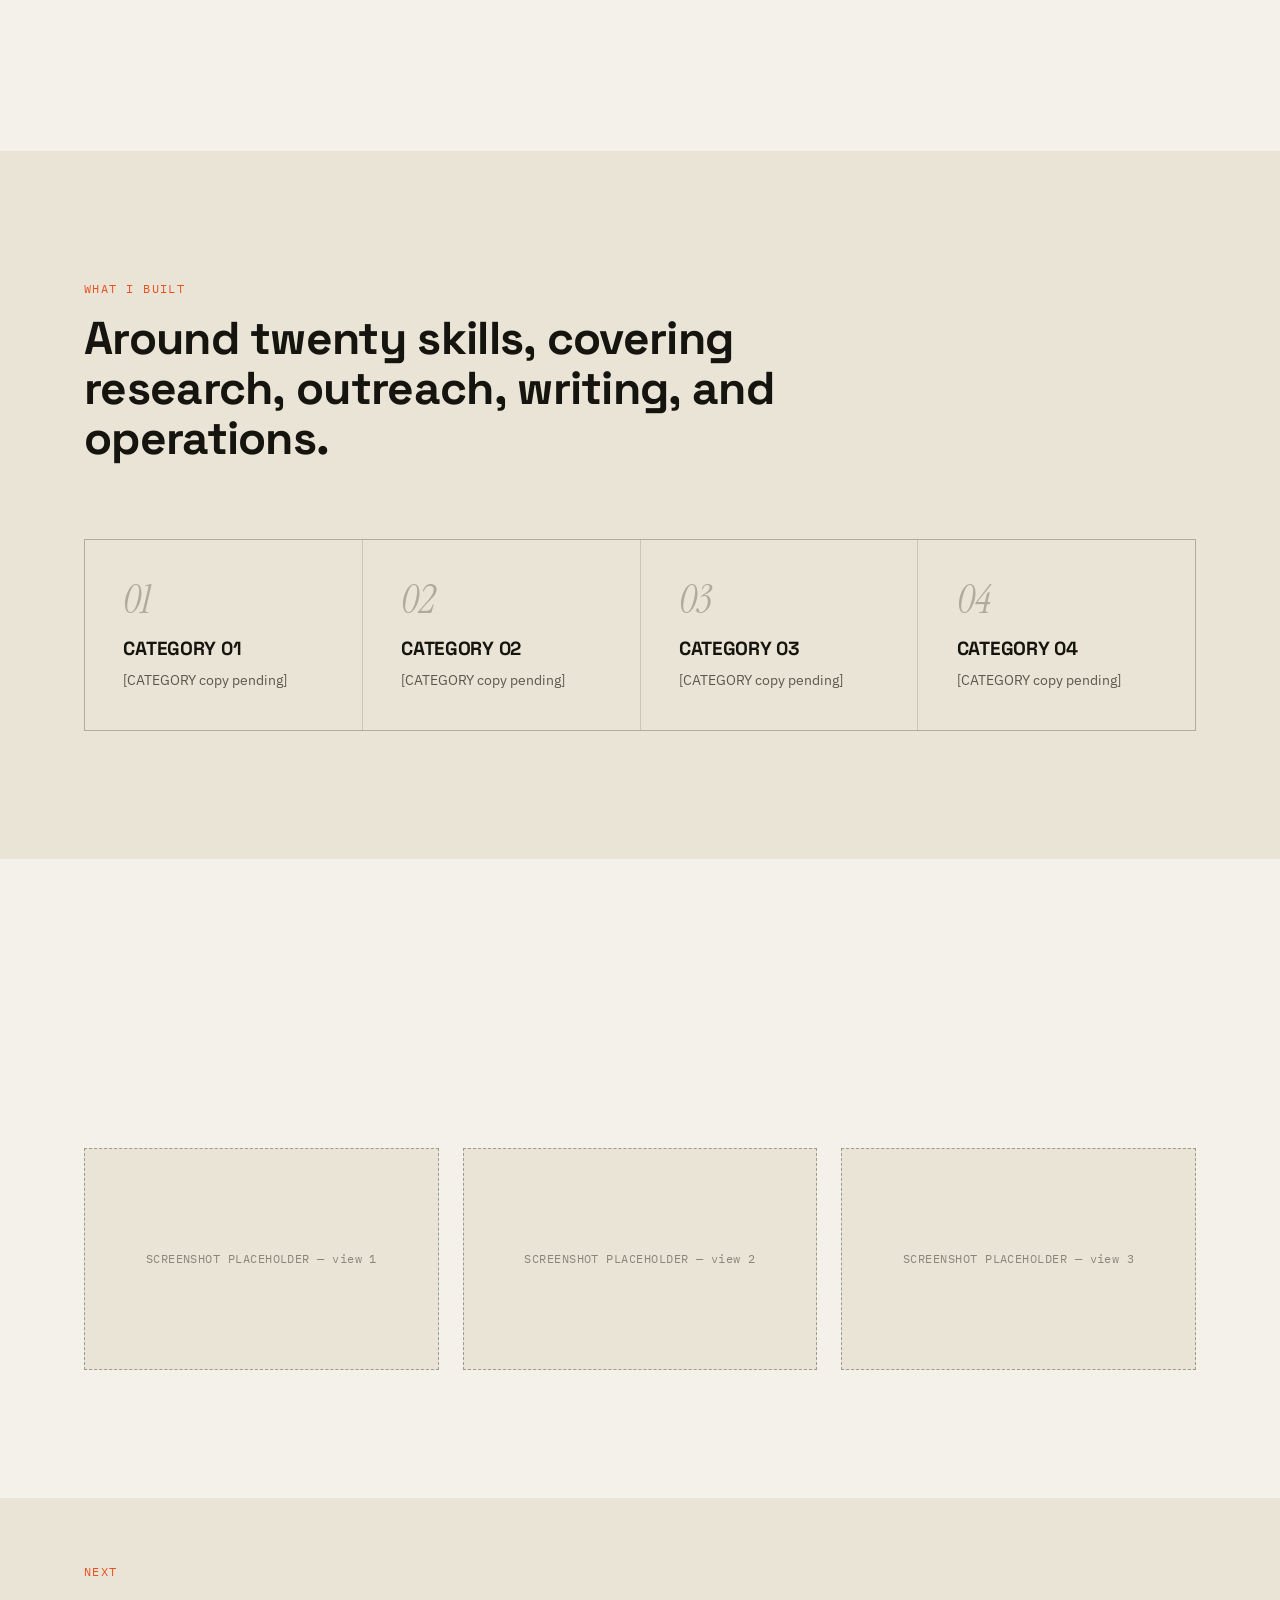
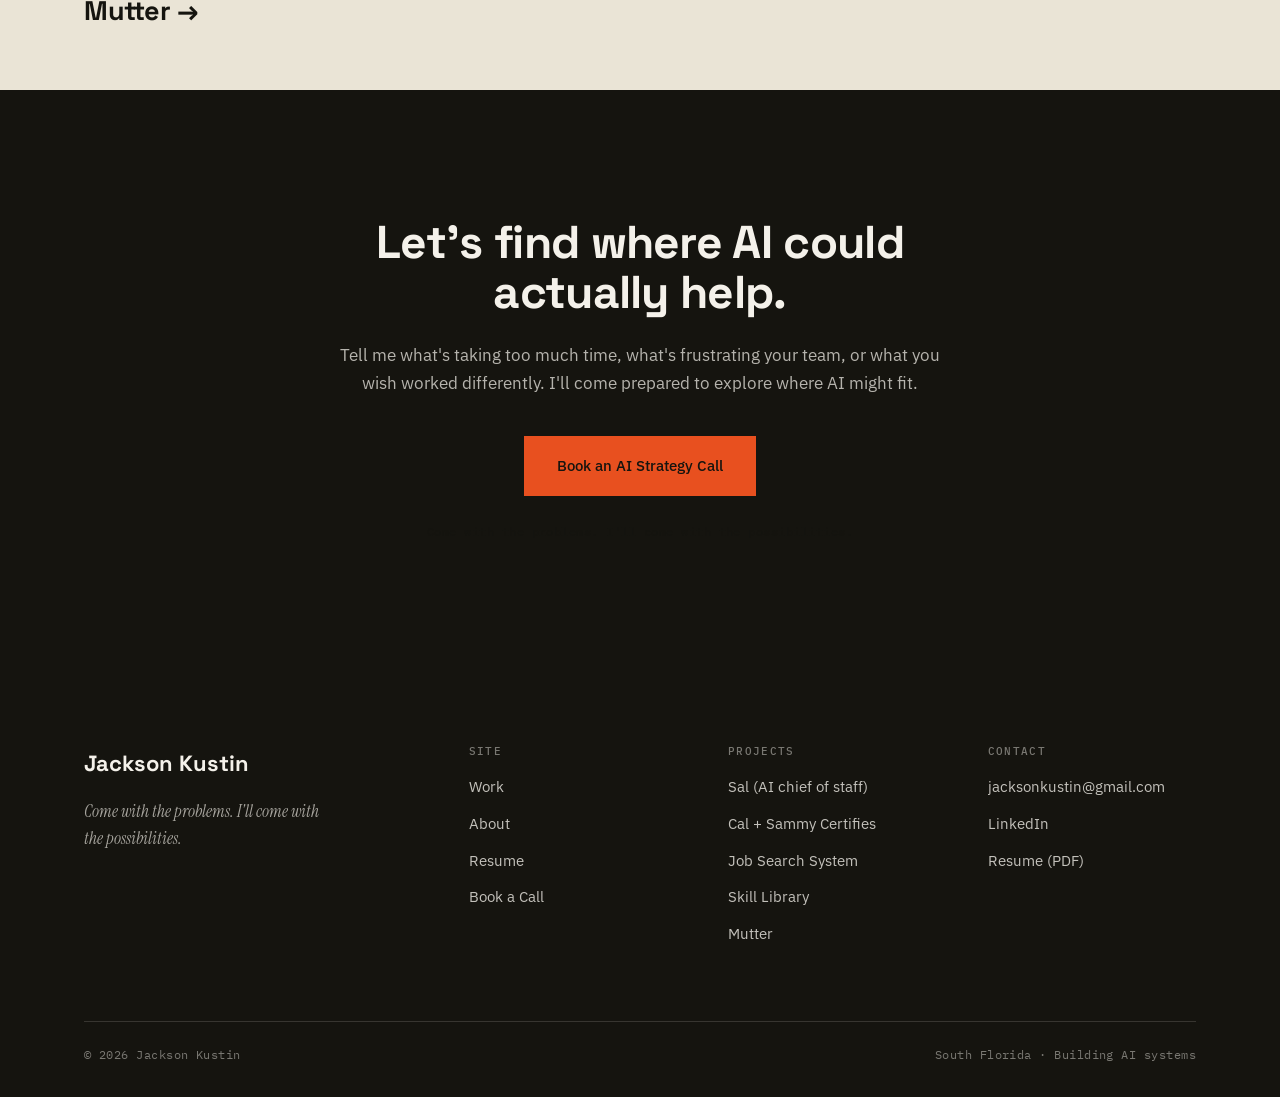
<file: project-skill-library.html>
<!DOCTYPE html>
<html lang="en">
<head>
<meta charset="utf-8">
<meta name="viewport" content="width=device-width, initial-scale=1">
<title>A library of production AI skills — Jackson Kustin</title>
<meta name="description" content="Around twenty AI systems I actually use, for research, outreach, writing, and operations.">
<link rel="icon" href="./assets/favicon.png">
<meta property="og:title" content="A library of production AI skills — Jackson Kustin">
<meta property="og:description" content="Around twenty AI systems I actually use, for research, outreach, writing, and operations.">
<meta property="og:image" content="./assets/og-image.png">
<meta property="og:type" content="website">
<link rel="preconnect" href="https://fonts.googleapis.com">
<link rel="preconnect" href="https://fonts.gstatic.com" crossorigin>
<link href="https://fonts.googleapis.com/css2?family=Space+Grotesk:wght@400;500;700&family=Instrument+Serif:ital@0;1&family=IBM+Plex+Sans:wght@400;500;600&family=IBM+Plex+Mono:wght@400;500&display=swap" rel="stylesheet">
<link rel="stylesheet" href="./assets/css/site.css">
</head>
<body>

<header class="site-header">
  <div class="wrap">
    <a class="brand" href="index.html">Jackson Kustin</a>
    <button class="nav-toggle" aria-expanded="false" aria-controls="primary-nav">Menu</button>
    <nav class="nav" id="primary-nav">
      <a class="nav-link is-active" href="work.html">Work</a>
      <a class="nav-link" href="index.html#process">How It Works</a>
      <a class="nav-link " href="about.html">About</a>
      <a class="nav-link " href="resume.html">Resume</a>
      <a class="nav-cta" href="book-a-call.html">Book an AI Strategy Call</a>
    </nav>
  </div>
</header>
<section class="page-head">
  <div class="wrap">
    <p class="reveal" style="margin-bottom:20px"><a class="txt-link" href="work.html"><span class="arw">&larr;</span> All work</a></p>
    <p class="eyebrow reveal">Project 04 / 05</p>
    <h1 class="reveal">A library of production AI skills</h1>
    <p class="lead reveal" data-delay="1">Around twenty AI systems I actually use, built for research, outreach, writing, and operations.</p>
  </div>
</section>

<section class="wrap">
  <dl class="meta-row reveal">
    <div><dt>Type</dt><dd>System Library</dd></div>
    <div><dt>Role</dt><dd>Designed &amp; built end to end</dd></div>
    <div><dt>Status</dt><dd>20 SKILLS &middot; LIVE</dd></div>
  </dl>
</section>

<section class="section" style="padding-block:clamp(40px,5vw,72px)">
  <div class="wrap">
    <div class="shot reveal" style="aspect-ratio:16/9">
      <span class="shot-tag">20 SKILLS &middot; LIVE</span>
      HERO SCREENSHOT PLACEHOLDER
    </div>
  </div>
</section>

<section class="section" style="padding-top:0">
  <div class="wrap">
    <div class="section-head reveal">
      <p class="eyebrow">The Problem</p>
      <h2>Most of what I do repeats. So I stopped rebuilding it every time.</h2>
    </div>
    <div class="prose reveal" data-delay="1">
      <p>[PLACEHOLDER &mdash; expanded problem framing. Two or three paragraphs: what the work looked like before, how long it took, and what kept going wrong.]</p>
    </div>
  </div>
</section>

<section class="section section--sand">
  <div class="wrap">
    <div class="section-head reveal">
      <p class="eyebrow">What I Built</p>
      <h2>Around twenty skills, covering research, outreach, writing, and operations.</h2>
    </div>
    <div class="steps">
      <div class="step reveal" data-delay="0"><div class="step-num">01</div><h3>CATEGORY 01</h3><p>[CATEGORY copy pending]</p></div>
      <div class="step reveal" data-delay="1"><div class="step-num">02</div><h3>CATEGORY 02</h3><p>[CATEGORY copy pending]</p></div>
      <div class="step reveal" data-delay="2"><div class="step-num">03</div><h3>CATEGORY 03</h3><p>[CATEGORY copy pending]</p></div>
      <div class="step reveal" data-delay="3"><div class="step-num">04</div><h3>CATEGORY 04</h3><p>[CATEGORY copy pending]</p></div>
    </div>
  </div>
</section>

<section class="section">
  <div class="wrap">
    <div class="section-head reveal">
      <p class="eyebrow">Artifacts</p>
      <h2>What it actually looks like.</h2>
    </div>
    <div style="display:grid;grid-template-columns:repeat(auto-fit,minmax(280px,1fr));gap:24px">
      <div class="shot reveal">SCREENSHOT PLACEHOLDER &mdash; view 1</div>
      <div class="shot reveal" data-delay="1">SCREENSHOT PLACEHOLDER &mdash; view 2</div>
      <div class="shot reveal" data-delay="2">SCREENSHOT PLACEHOLDER &mdash; view 3</div>
    </div>
  </div>
</section>

<section class="section section--sand" style="padding-block:clamp(48px,5vw,72px)">
  <div class="wrap">
    <p class="eyebrow reveal">Next</p>
    <h2 class="reveal" style="font-size:var(--fs-h3)"><a href="project-mutter.html" style="color:var(--ink)">Mutter <span class="arw">&rarr;</span></a></h2>
  </div>
</section>

<section class="section section--ink cta-final">
  <div class="wrap">
    <div class="inner reveal">
      <h2>Let's find where AI could actually help.</h2>
      <p class="lead">Tell me what's taking too much time, what's frustrating your team, or what you wish worked differently. I'll come prepared to explore where AI might fit.</p>
      <div class="btn-row">
        <a class="btn btn--primary" href="book-a-call.html">Book an AI Strategy Call</a>
      </div>
      <p class="fineprint">Come with the problems. I'll come with the possibilities.</p>
    </div>
  </div>
</section>

<footer class="site-footer">
  <div class="wrap">
    <div class="footer-grid">
      <div>
        <div class="footer-brand">Jackson Kustin</div>
        <p>Come with the problems. I'll come with the possibilities.</p>
      </div>
      <div class="footer-col">
        <h4>Site</h4>
        <ul>
          <li><a href="work.html">Work</a></li>
          <li><a href="about.html">About</a></li>
          <li><a href="resume.html">Resume</a></li>
          <li><a href="book-a-call.html">Book a Call</a></li>
        </ul>
      </div>
      <div class="footer-col">
        <h4>Projects</h4>
        <ul>
          <li><a href="project-sal.html">Sal (AI chief of staff)</a></li>
          <li><a href="project-cal.html">Cal + Sammy Certifies</a></li>
          <li><a href="project-job-search.html">Job Search System</a></li>
          <li><a href="project-skill-library.html">Skill Library</a></li>
          <li><a href="project-mutter.html">Mutter</a></li>
        </ul>
      </div>
      <div class="footer-col">
        <h4>Contact</h4>
        <ul>
          <li><a href="mailto:jacksonkustin@gmail.com">jacksonkustin@gmail.com</a></li>
          <li><a href="https://www.linkedin.com/in/jacksonkustin/" target="_blank" rel="noopener">LinkedIn</a></li>
          <li><a href="./assets/Jackson-Kustin-Resume.pdf">Resume (PDF)</a></li>
        </ul>
      </div>
    </div>
    <div class="footer-bottom">
      <span>&copy; <span id="yr">2026</span> Jackson Kustin</span>
      <span>South Florida &middot; Building AI systems</span>
    </div>
  </div>
</footer>

<script src="./assets/js/site.js"></script>
<script>document.getElementById('yr').textContent = new Date().getFullYear();</script>
</body>
</html>
</file>
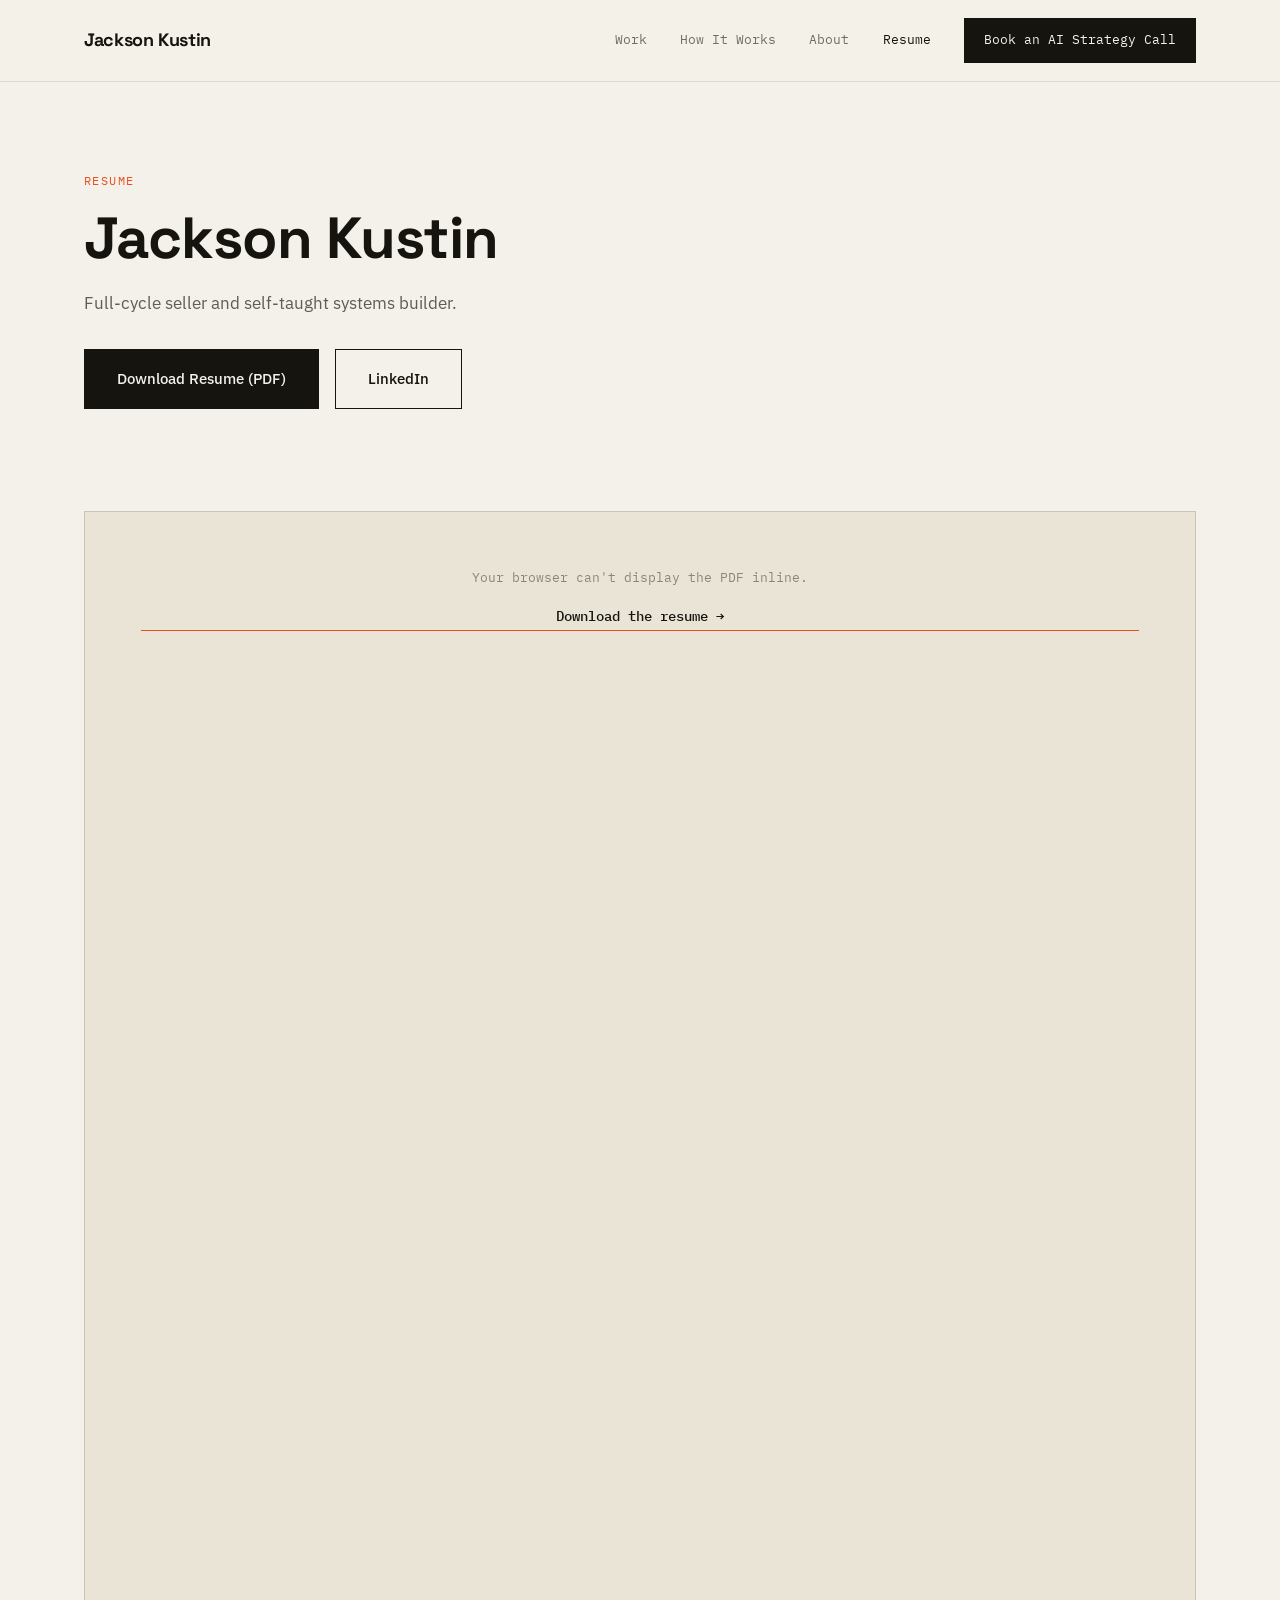
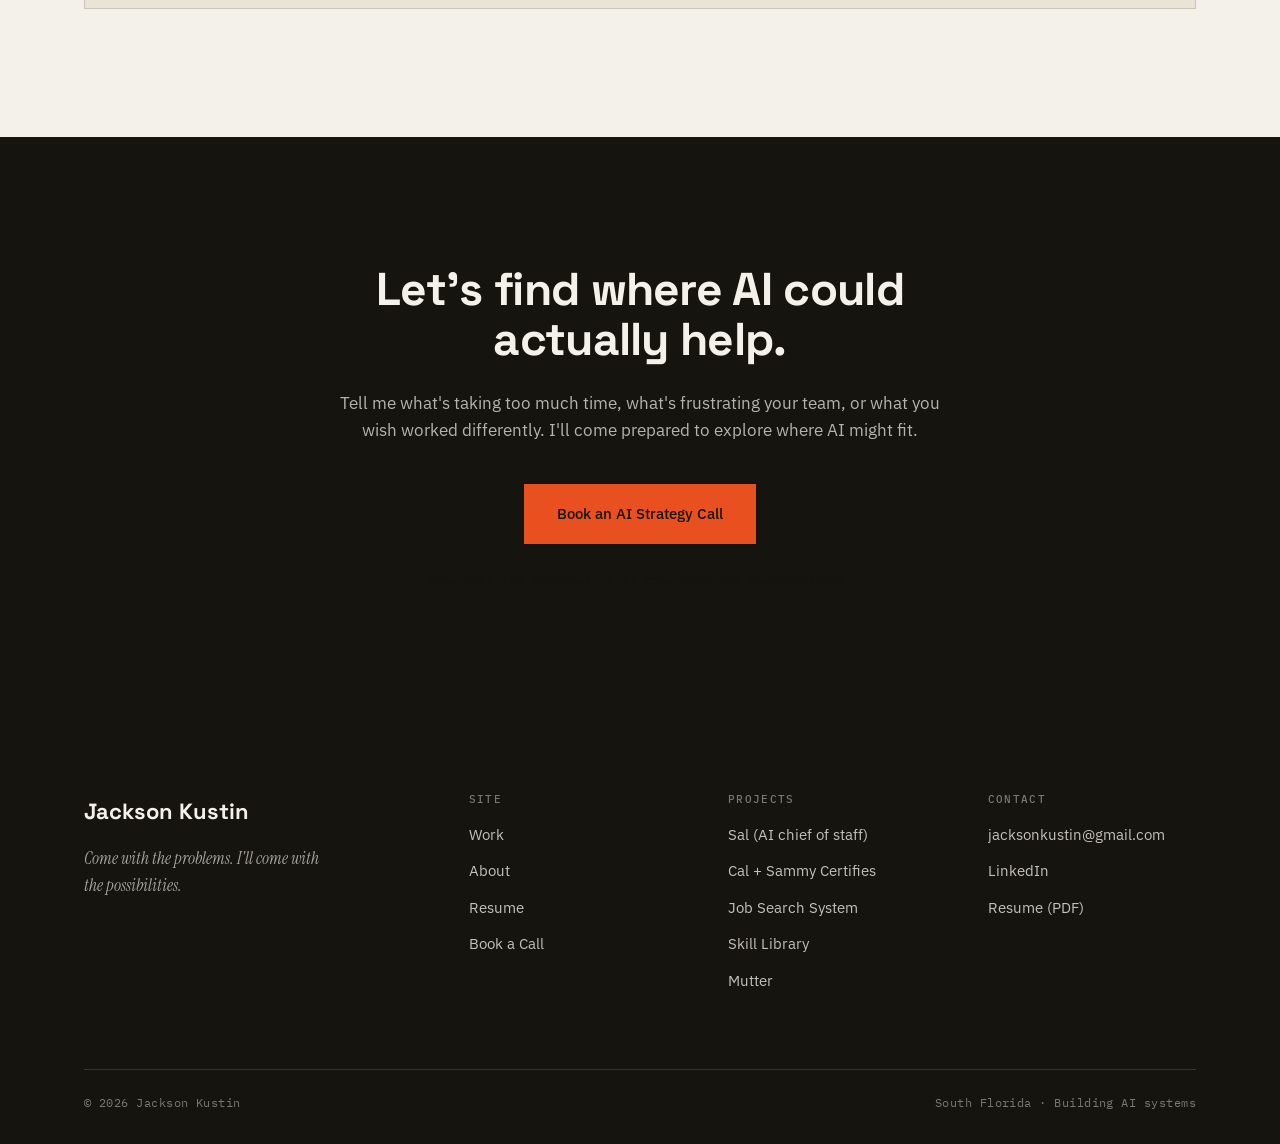
<file: resume.html>
<!DOCTYPE html>
<html lang="en">
<head>
<meta charset="utf-8">
<meta name="viewport" content="width=device-width, initial-scale=1">
<title>Resume — Jackson Kustin</title>
<meta name="description" content="Full-cycle seller and self-taught systems builder.">
<link rel="icon" href="./assets/favicon.png">
<meta property="og:title" content="Resume — Jackson Kustin">
<meta property="og:description" content="Full-cycle seller and self-taught systems builder.">
<meta property="og:image" content="./assets/og-image.png">
<meta property="og:type" content="website">
<link rel="preconnect" href="https://fonts.googleapis.com">
<link rel="preconnect" href="https://fonts.gstatic.com" crossorigin>
<link href="https://fonts.googleapis.com/css2?family=Space+Grotesk:wght@400;500;700&family=Instrument+Serif:ital@0;1&family=IBM+Plex+Sans:wght@400;500;600&family=IBM+Plex+Mono:wght@400;500&display=swap" rel="stylesheet">
<link rel="stylesheet" href="./assets/css/site.css">
</head>
<body>

<header class="site-header">
  <div class="wrap">
    <a class="brand" href="index.html">Jackson Kustin</a>
    <button class="nav-toggle" aria-expanded="false" aria-controls="primary-nav">Menu</button>
    <nav class="nav" id="primary-nav">
      <a class="nav-link " href="work.html">Work</a>
      <a class="nav-link" href="index.html#process">How It Works</a>
      <a class="nav-link " href="about.html">About</a>
      <a class="nav-link is-active" href="resume.html">Resume</a>
      <a class="nav-cta" href="book-a-call.html">Book an AI Strategy Call</a>
    </nav>
  </div>
</header>
<section class="page-head">
  <div class="wrap">
    <p class="eyebrow reveal">Resume</p>
    <h1 class="reveal">Jackson Kustin</h1>
    <p class="lead reveal" data-delay="1">Full-cycle seller and self-taught systems builder.</p>
    <div class="btn-row reveal" data-delay="2" style="margin-top:32px">
      <a class="btn btn--primary" href="./assets/Jackson-Kustin-Resume.pdf" target="_blank" rel="noopener">Download Resume (PDF)</a>
      <a class="btn btn--secondary" href="https://www.linkedin.com/in/jacksonkustin/" target="_blank" rel="noopener">LinkedIn</a>
    </div>
  </div>
</section>

<section class="section" style="padding-top:clamp(32px,4vw,56px)">
  <div class="wrap">
    <div class="reveal" style="border:1px solid var(--rule);background:var(--sand);padding:8px">
      <object data="./assets/Jackson-Kustin-Resume.pdf" type="application/pdf" style="width:100%;height:min(1100px,120vh);display:block;border:0">
        <div style="padding:48px;text-align:center;font-family:var(--mono);font-size:13px;color:var(--ink-45)">
          Your browser can't display the PDF inline.
          <a class="txt-link" href="./assets/Jackson-Kustin-Resume.pdf" style="display:block;margin-top:16px">Download the resume <span class="arw">&rarr;</span></a>
        </div>
      </object>
    </div>
  </div>
</section>

<section class="section section--ink cta-final">
  <div class="wrap">
    <div class="inner reveal">
      <h2>Let's find where AI could actually help.</h2>
      <p class="lead">Tell me what's taking too much time, what's frustrating your team, or what you wish worked differently. I'll come prepared to explore where AI might fit.</p>
      <div class="btn-row">
        <a class="btn btn--primary" href="book-a-call.html">Book an AI Strategy Call</a>
      </div>
      <p class="fineprint">Come with the problems. I'll come with the possibilities.</p>
    </div>
  </div>
</section>

<footer class="site-footer">
  <div class="wrap">
    <div class="footer-grid">
      <div>
        <div class="footer-brand">Jackson Kustin</div>
        <p>Come with the problems. I'll come with the possibilities.</p>
      </div>
      <div class="footer-col">
        <h4>Site</h4>
        <ul>
          <li><a href="work.html">Work</a></li>
          <li><a href="about.html">About</a></li>
          <li><a href="resume.html">Resume</a></li>
          <li><a href="book-a-call.html">Book a Call</a></li>
        </ul>
      </div>
      <div class="footer-col">
        <h4>Projects</h4>
        <ul>
          <li><a href="project-sal.html">Sal (AI chief of staff)</a></li>
          <li><a href="project-cal.html">Cal + Sammy Certifies</a></li>
          <li><a href="project-job-search.html">Job Search System</a></li>
          <li><a href="project-skill-library.html">Skill Library</a></li>
          <li><a href="project-mutter.html">Mutter</a></li>
        </ul>
      </div>
      <div class="footer-col">
        <h4>Contact</h4>
        <ul>
          <li><a href="mailto:jacksonkustin@gmail.com">jacksonkustin@gmail.com</a></li>
          <li><a href="https://www.linkedin.com/in/jacksonkustin/" target="_blank" rel="noopener">LinkedIn</a></li>
          <li><a href="./assets/Jackson-Kustin-Resume.pdf">Resume (PDF)</a></li>
        </ul>
      </div>
    </div>
    <div class="footer-bottom">
      <span>&copy; <span id="yr">2026</span> Jackson Kustin</span>
      <span>South Florida &middot; Building AI systems</span>
    </div>
  </div>
</footer>

<script src="./assets/js/site.js"></script>
<script>document.getElementById('yr').textContent = new Date().getFullYear();</script>
</body>
</html>
</file>
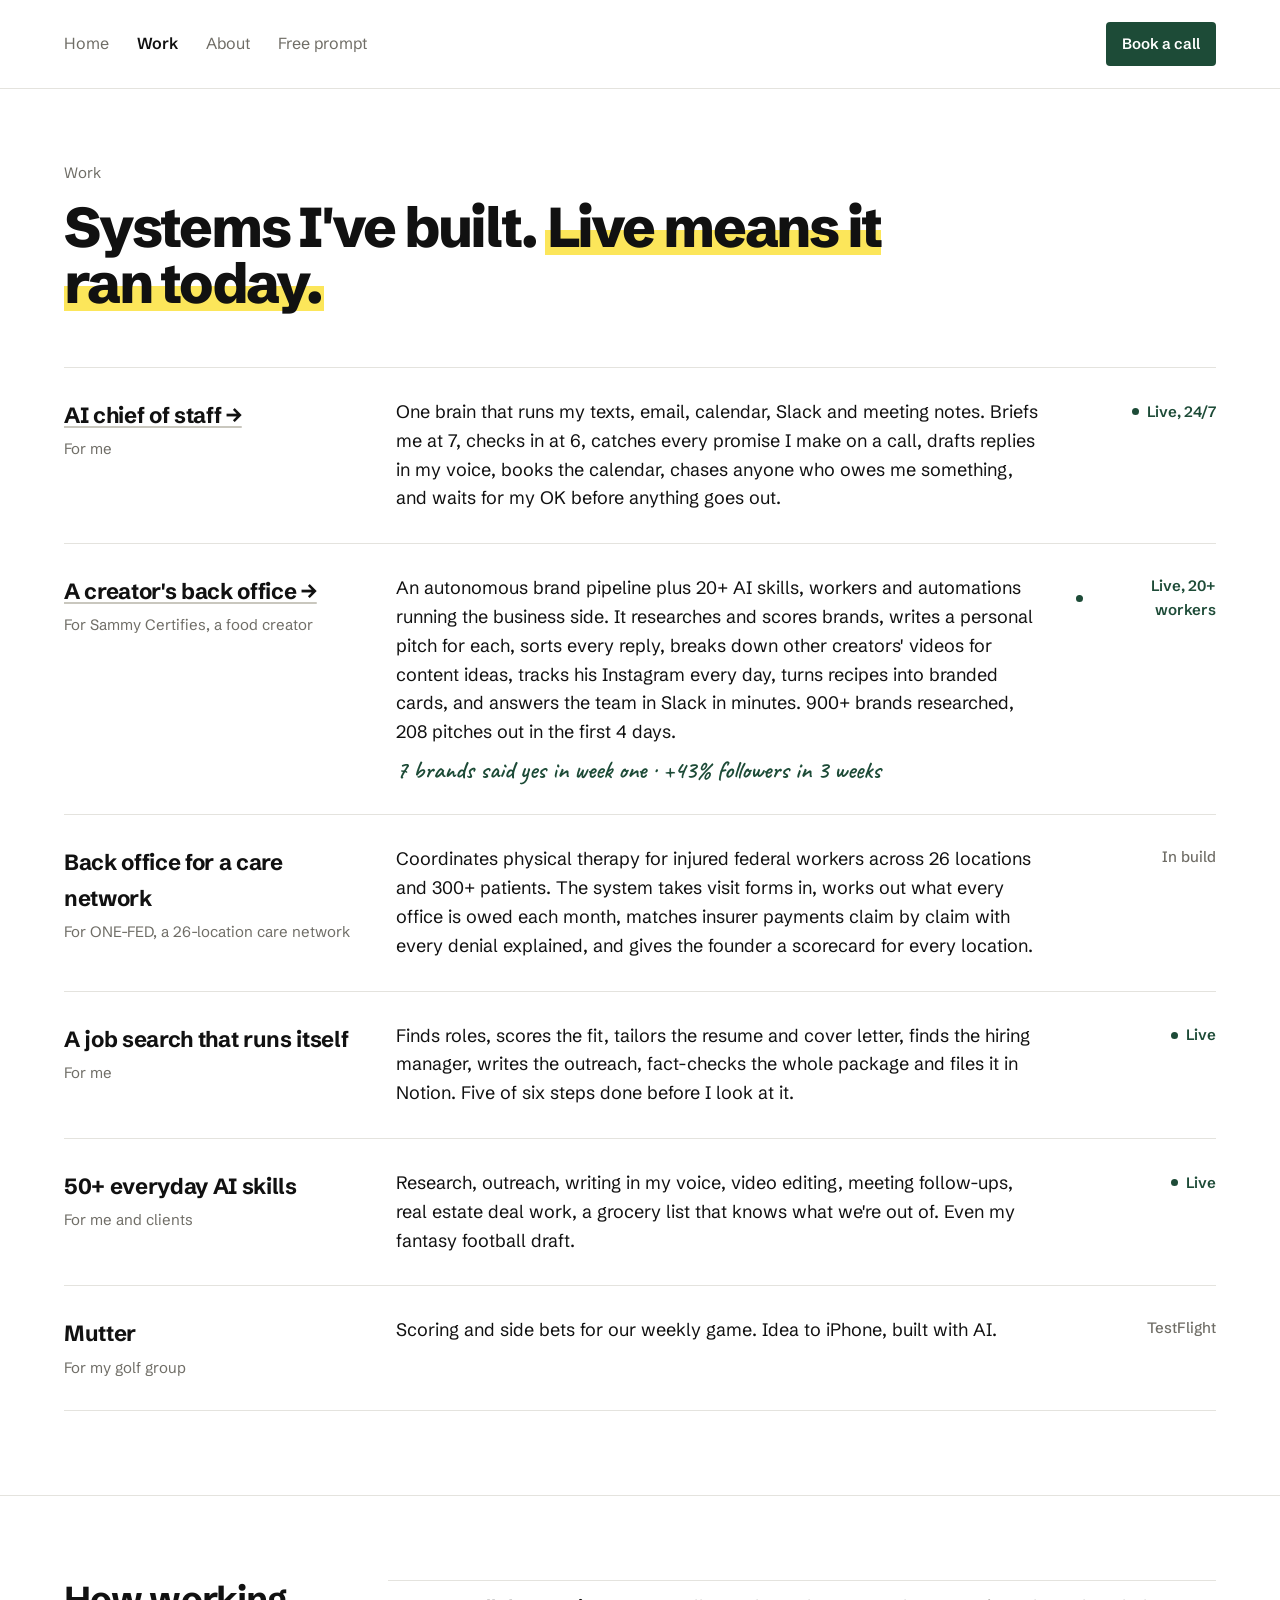
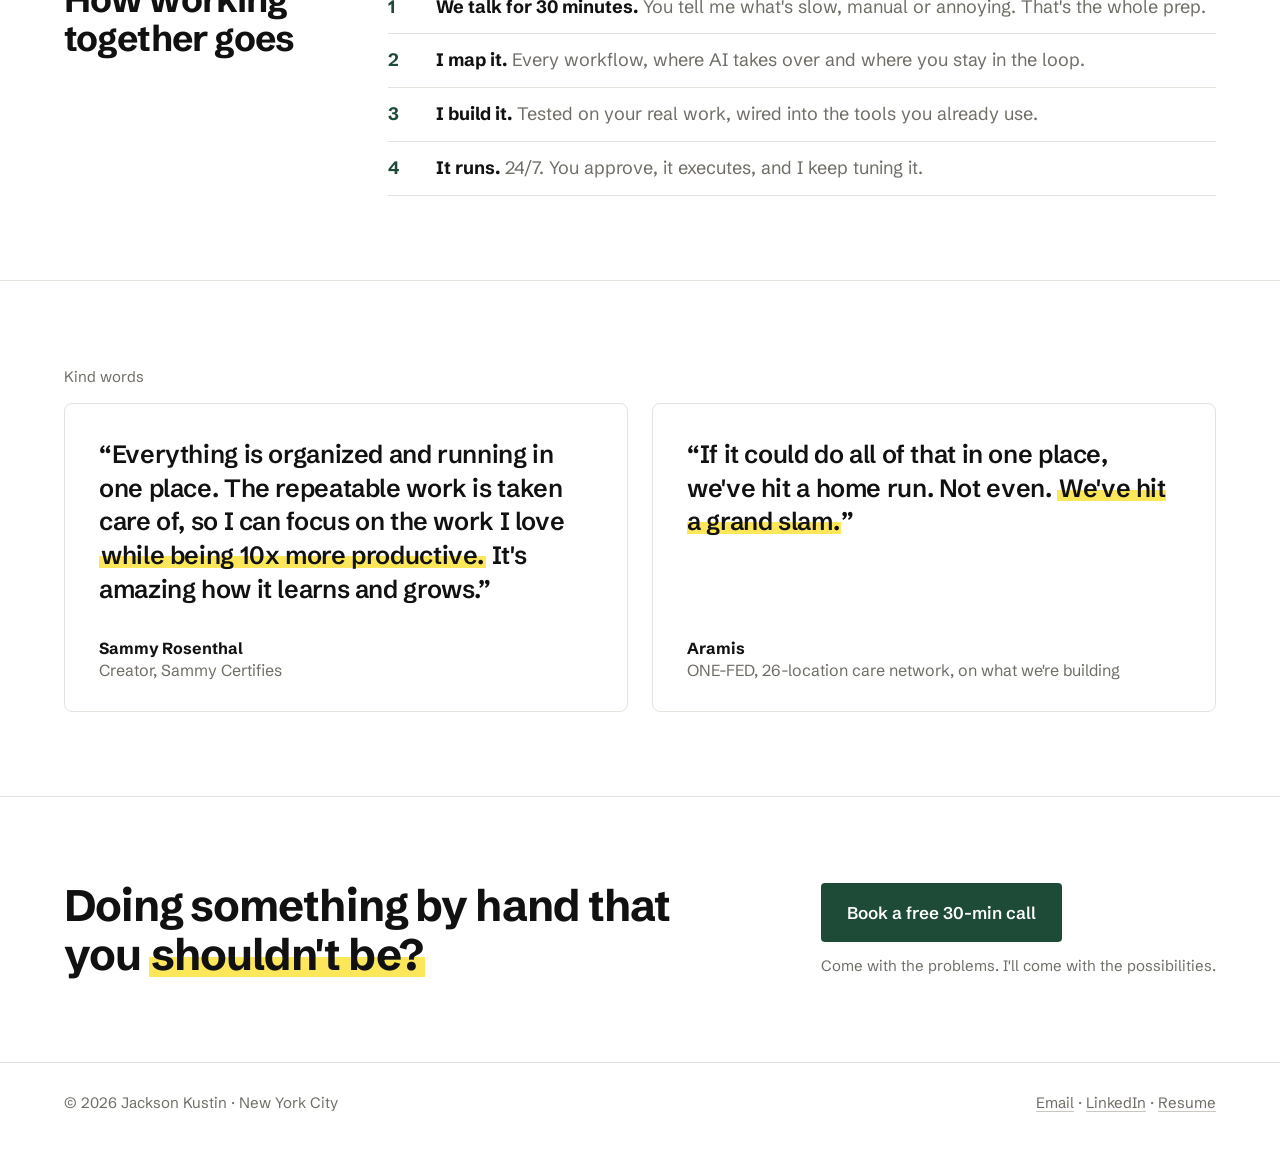
<file: work.html>
<!doctype html>
<html lang="en">
<head>
<meta charset="utf-8">
<meta name="viewport" content="width=device-width, initial-scale=1">
<title>Work · Jackson Kustin</title>
<link rel="preconnect" href="https://fonts.googleapis.com">
<link href="https://fonts.googleapis.com/css2?family=Schibsted+Grotesk:ital,wght@0,400;0,500;0,600;0,700;0,800;1,400&family=Caveat:wght@600&display=swap" rel="stylesheet">
<link rel="stylesheet" href="site.css">
<link rel="icon" href="assets/favicon.png">
<meta name="description" content="Jackson Kustin builds AI systems that run your business and your life. 50+ agents built, 20+ hours a week back.">
<meta property="og:type" content="website">
<meta property="og:site_name" content="Jackson Kustin">
<meta property="og:title" content="Work · Jackson Kustin">
<meta property="og:description" content="AI that runs your life. I build AI systems that run your business around the clock. 50+ agents built, 20+ hours a week back.">
<meta property="og:image" content="https://jkustin19.github.io/jacksonwebsite/img/headshot.jpg">
<meta property="og:url" content="https://jkustin19.github.io/jacksonwebsite/work.html">
<meta name="twitter:card" content="summary_large_image">
</head>
<body>
<header class="top wrap">
<nav><a href="index.html">Home</a><a href="work.html" class="on">Work</a><a href="about.html">About</a><a href="free-prompt.html">Free prompt</a></nav>
<a class="btn" href="https://calendly.com/jacksonkustin/30min">Book a call</a>
</header>

<section class="wrap" style="padding-top:72px;padding-bottom:56px">
<p class="eyebrow">Work</p>
<h1 style="font-size:56px;max-width:860px">Systems I've built. <span class="hl">Live means it ran today.</span></h1>
</section>
<section class="wrap" style="padding-top:0">
<div class="sys"><div><h3><a href="case-study.html">AI chief of staff →</a></h3><div class="pencil" style="font-size:15px;margin-top:4px">For me</div></div><div>One brain that runs my texts, email, calendar, Slack and meeting notes. Briefs me at 7, checks in at 6, catches every promise I make on a call, drafts replies in my voice, books the calendar, chases anyone who owes me something, and waits for my OK before anything goes out.</div><div class="st"><span class="live">Live, 24/7</span></div></div>
<div class="sys"><div><h3><a href="case-creator.html">A creator's back office →</a></h3><div class="pencil" style="font-size:15px;margin-top:4px">For Sammy Certifies, a food creator</div></div><div>An autonomous brand pipeline plus 20+ AI skills, workers and automations running the business side. It researches and scores brands, writes a personal pitch for each, sorts every reply, breaks down other creators' videos for content ideas, tracks his Instagram every day, turns recipes into branded cards, and answers the team in Slack in minutes. 900+ brands researched, 208 pitches out in the first 4 days.<div class="hand" style="font-size:25px;margin-top:10px">7 brands said yes in week one · +43% followers in 3 weeks</div></div><div class="st"><span class="live">Live, 20+ workers</span></div></div>
<div class="sys"><div><h3>Back office for a care network</h3><div class="pencil" style="font-size:15px;margin-top:4px">For ONE-FED, a 26-location care network</div></div><div>Coordinates physical therapy for injured federal workers across 26 locations and 300+ patients. The system takes visit forms in, works out what every office is owed each month, matches insurer payments claim by claim with every denial explained, and gives the founder a scorecard for every location.</div><div class="st off">In build</div></div>
<div class="sys"><div><h3>A job search that runs itself</h3><div class="pencil" style="font-size:15px;margin-top:4px">For me</div></div><div>Finds roles, scores the fit, tailors the resume and cover letter, finds the hiring manager, writes the outreach, fact-checks the whole package and files it in Notion. Five of six steps done before I look at it.</div><div class="st"><span class="live">Live</span></div></div>
<div class="sys"><div><h3>50+ everyday AI skills</h3><div class="pencil" style="font-size:15px;margin-top:4px">For me and clients</div></div><div>Research, outreach, writing in my voice, video editing, meeting follow-ups, real estate deal work, a grocery list that knows what we're out of. Even my fantasy football draft.</div><div class="st"><span class="live">Live</span></div></div>
<div class="sys"><div><h3>Mutter</h3><div class="pencil" style="font-size:15px;margin-top:4px">For my golf group</div></div><div>Scoring and side bets for our weekly game. Idea to iPhone, built with AI.</div><div class="st off">TestFlight</div></div>
</section>
<section class="wrap rule">
<div class="side">
<h2>How working together goes</h2>
<table class="rows" style="font-size:18px">
<tr><td style="width:48px;font-weight:700;color:var(--green)">1</td><td><b>We talk for 30 minutes.</b> <span class="pencil">You tell me what's slow, manual or annoying. That's the whole prep.</span></td></tr>
<tr><td style="font-weight:700;color:var(--green)">2</td><td><b>I map it.</b> <span class="pencil">Every workflow, where AI takes over and where you stay in the loop.</span></td></tr>
<tr><td style="font-weight:700;color:var(--green)">3</td><td><b>I build it.</b> <span class="pencil">Tested on your real work, wired into the tools you already use.</span></td></tr>
<tr><td style="font-weight:700;color:var(--green)">4</td><td><b>It runs.</b> <span class="pencil">24/7. You approve, it executes, and I keep tuning it.</span></td></tr>
</table>
</div>
</section>
<section class="wrap rule">
<p class="eyebrow">Kind words</p>
<div class="quotes">
<figure><blockquote>“Everything is organized and running in one place. The repeatable work is taken care of, so I can focus on the work I love <span class="hl">while being 10x more productive.</span> It's amazing how it learns and grows.”</blockquote>
<figcaption><b>Sammy Rosenthal</b><span class="pencil">Creator, Sammy Certifies</span></figcaption></figure>
<figure><blockquote>“If it could do all of that in one place, we've hit a home run. Not even. <span class="hl">We've hit a grand slam.</span>”</blockquote>
<figcaption><b>Aramis</b><span class="pencil">ONE-FED, 26-location care network, on what we're building</span></figcaption></figure>
</div>
</section>

<section class="wrap rule">
<div class="cta">
<h2 style="font-size:44px;max-width:640px">Doing something by hand that you <span class="hl">shouldn't be?</span></h2>
<div><a class="btn" href="https://calendly.com/jacksonkustin/30min" style="font-size:17px;padding:16px 26px">Book a free 30-min call</a>
<p class="pencil" style="margin:12px 0 0;font-size:15px">Come with the problems. I'll come with the possibilities.</p></div>
</div>
</section>
<footer class="wrap">
<span>© 2026 Jackson Kustin · New York City</span>
<span><a href="mailto:jacksonkustin@gmail.com">Email</a> · <a href="https://www.linkedin.com/in/jacksonkustin/">LinkedIn</a> · <a href="assets/Jackson-Kustin-Resume.pdf">Resume</a></span>
</footer>
</body>
</html>
</file>
<file: site.css>
:root{--ink:#111;--pencil:#6F6D66;--rule:#E4E3DE;--green:#1D4B37;--hl:#FCE65A;--bubble:#F0F0ED}
*{box-sizing:border-box}
body{margin:0;background:#fff;color:var(--ink);font-family:'Schibsted Grotesk',sans-serif;font-size:18px;line-height:1.6;-webkit-font-smoothing:antialiased}
a{color:inherit;text-underline-offset:3px;text-decoration-color:#C9C7BE}
a:hover{text-decoration-color:var(--green)}
.wrap{padding-left:max(64px,calc((100vw - 1280px)/2));padding-right:max(64px,calc((100vw - 1280px)/2))}
@view-transition{navigation:auto}
::view-transition-old(root),::view-transition-new(root){animation-duration:.28s}
html{scroll-behavior:smooth}
::selection{background:var(--hl)}
.pencil{color:var(--pencil)}
.hand{font-family:'Caveat',cursive;font-weight:600;color:var(--green);line-height:1.1}
.hl{background:linear-gradient(transparent 55%,var(--hl) 55%,var(--hl) 92%,transparent 92%);padding:0 2px}
header.top{position:sticky;top:0;z-index:10;background:rgba(255,255,255,.92);backdrop-filter:saturate(1.4) blur(10px);-webkit-backdrop-filter:saturate(1.4) blur(10px);display:flex;flex-wrap:wrap;justify-content:space-between;align-items:center;gap:16px;padding-top:22px;padding-bottom:22px;border-bottom:1px solid var(--rule)}
header.top .name{font-weight:700;font-size:18px;text-decoration:none}
header.top nav{display:flex;flex-wrap:wrap;align-items:center;gap:28px;font-size:16px}
header.top nav a{text-decoration:none;color:var(--pencil)}
header.top .btn{padding:10px 16px;font-size:15px}
header.top nav a:hover,header.top nav a.on{color:var(--ink)}
header.top nav a.on{font-weight:600}
.btn{transition:background .15s ease,transform .15s ease;display:inline-block;text-decoration:none;background:var(--green);color:#fff!important;padding:13px 22px;font-weight:600;border-radius:4px;font-size:16px}

.btn:hover{background:#163B2B;transform:translateY(-1px)}
header.top nav .btn{padding:10px 16px;font-size:15px}
h1{margin:0;font-size:68px;line-height:1;letter-spacing:-.04em;font-weight:800}
h2{margin:0;font-size:36px;line-height:1.1;letter-spacing:-.025em;font-weight:700}
.lead{font-size:21px;line-height:1.55;max-width:600px}
.eyebrow{font-size:15px;color:var(--pencil);margin:0 0 14px}
section{padding-top:84px;padding-bottom:84px}
.rule{border-top:1px solid var(--rule)}
.grid2{display:grid;grid-template-columns:minmax(0,1fr) minmax(0,1fr);gap:72px;align-items:start}
.side{display:grid;grid-template-columns:260px minmax(0,1fr);gap:64px;align-items:start}
.thread{border:1px solid var(--rule);border-radius:20px;padding:20px 16px;display:flex;flex-direction:column;gap:8px;font-size:15.5px;line-height:1.4;max-width:500px}
.me{align-self:flex-end;background:var(--green);color:#fff;border-radius:18px 18px 4px 18px;padding:9px 14px;max-width:80%}
.ai{align-self:flex-start;background:var(--bubble);border-radius:18px 18px 18px 4px;padding:9px 14px;max-width:85%}
table.rows{width:100%;border-collapse:collapse}
table.rows td{padding:12px 0;border-top:1px solid var(--rule);vertical-align:top}
table.rows tr:last-child td{border-bottom:1px solid var(--rule)}
.sys{transition:background .2s ease;padding:30px 0;border-top:1px solid var(--rule);display:grid;grid-template-columns:300px minmax(0,1fr) 140px;gap:32px}
.sys:last-child{border-bottom:1px solid var(--rule)}
.sys h3{margin:0;font-size:22px;letter-spacing:-.015em}
.sys .st{text-align:right;font-weight:600;color:var(--green);font-size:15px}
.sys .st.off{color:var(--pencil);font-weight:500}
.next{display:grid;grid-template-columns:repeat(3,minmax(0,1fr));gap:0;border-top:1px solid var(--rule)}
.next a{display:block;padding:28px 28px 30px 0;text-decoration:none;border-right:1px solid var(--rule);margin-right:28px}
.next a:last-child{border-right:0}
.next b{display:block;font-size:22px;letter-spacing:-.015em;margin-bottom:6px}
.next a:hover b{text-decoration:underline;text-decoration-color:var(--green)}
.cta{display:flex;flex-wrap:wrap;justify-content:space-between;align-items:end;gap:28px}
@keyframes pop{from{opacity:0;transform:translateY(8px) scale(.98)}to{opacity:1;transform:none}}
.thread>div{animation:pop .45s cubic-bezier(.2,.7,.2,1) both}
.thread>div:nth-child(2){animation-delay:.3s}.thread>div:nth-child(3){animation-delay:1.1s}.thread>div:nth-child(4){animation-delay:1.9s}.thread>div:nth-child(5){animation-delay:2.7s}.thread>div:nth-child(6){animation-delay:3.4s}.thread>div:nth-child(7){animation-delay:4.1s}
@keyframes pulse{0%{box-shadow:0 0 0 0 rgba(29,75,55,.45)}70%{box-shadow:0 0 0 7px rgba(29,75,55,0)}100%{box-shadow:0 0 0 0 rgba(29,75,55,0)}}
.live{display:inline-flex;align-items:center;gap:8px}.live:before{content:"";width:7px;height:7px;border-radius:50%;background:var(--green);animation:pulse 2.2s infinite}
@media (prefers-reduced-motion:reduce){.thread>div,.live:before{animation:none}::view-transition-old(root),::view-transition-new(root){animation:none}}
.mark{font-size:clamp(64px,13.5vw,196px);line-height:.85;letter-spacing:-.055em;font-weight:800;margin:0;padding-top:64px;color:var(--ink)}
.quotes{display:grid;grid-template-columns:repeat(2,minmax(0,1fr));gap:24px}
.quotes figure{margin:0;border:1px solid var(--rule);border-radius:8px;padding:34px 34px 30px;display:flex;flex-direction:column;justify-content:space-between;gap:30px}
.quotes blockquote{margin:0;font-size:25px;line-height:1.35;letter-spacing:-.015em;font-weight:600}
.quotes figcaption{display:flex;flex-direction:column;font-size:16px;line-height:1.4}
.hero-id{display:flex;align-items:center;gap:18px;margin-bottom:30px}
.hero-id img{width:88px;height:88px;border-radius:50%;object-fit:cover;object-position:50% 25%}
footer{padding-top:28px;padding-bottom:36px;border-top:1px solid var(--rule);display:flex;flex-wrap:wrap;justify-content:space-between;gap:12px;font-size:15px;color:var(--pencil)}
.promptbox{position:relative;border:1px solid var(--rule);border-radius:6px;padding:28px 30px 0;font-size:15.5px;line-height:1.6;height:470px;overflow:hidden;background:#fff}
.promptbox .fade{position:absolute;left:0;right:0;bottom:0;height:230px;background:linear-gradient(rgba(255,255,255,0),#fff 70%);display:flex;align-items:flex-end;padding:0 30px 26px;font-weight:600;font-size:15px}
form.sub{display:flex;flex-wrap:wrap;gap:10px;margin-top:28px;max-width:520px}
form.sub input{flex:1 1 240px;font:inherit;font-size:17px;padding:14px 16px;border:1px solid #CFCEC8;border-radius:4px}
form.sub button{font:inherit;font-weight:700;font-size:17px;padding:14px 22px;border:0;border-radius:4px;background:var(--hl);color:#111;cursor:pointer}
img.photo{display:block;width:100%;object-fit:cover;border-radius:4px}
@media (max-width:860px){
 .wrap{padding-left:22px;padding-right:22px}
 .def tr{display:block;padding:14px 0;border-top:1px solid var(--rule)}
 .def tr:last-child{border-bottom:1px solid var(--rule)}
 .def td{display:block;width:auto!important;border:0!important;padding:0!important}
 .def td:first-child{margin-bottom:4px}
 .grid2>*,.side>*{min-width:0}
 .thread>div{animation:none!important;opacity:1!important}
 h1{font-size:46px!important} h2{font-size:30px!important}
 .grid2,.side{grid-template-columns:1fr!important;gap:36px!important}
 .mark{padding-top:40px}
 .thread{margin-bottom:20px}
 .quotes{grid-template-columns:1fr}
 header.top nav{gap:18px;font-size:15px}
 p[style*="font-size:52px"]{font-size:36px!important}
 .cta h2{font-size:32px!important}
 .sys{grid-template-columns:1fr;gap:10px}.sys .st{text-align:left}
 .next{grid-template-columns:1fr}.next a{border-right:0;border-bottom:1px solid var(--rule);margin:0}
 .hand.note{display:none}
 section{padding-top:56px;padding-bottom:56px}
}
</file>
<file: assets/css/site.css>
/* ===========================================================
   Jackson Kustin — site styles
   Palette + type carried over from the Claude Design source.
   =========================================================== */

:root {
  /* color */
  --cream: #F4F1EA;
  --sand:  #EAE4D6;
  --tan:   #DDD2B4;
  --ink:   #15140F;
  --orange:#E8501F;

  --ink-80: rgba(21,20,15,0.80);
  --ink-68: rgba(21,20,15,0.68);
  --ink-60: rgba(21,20,15,0.60);
  --ink-45: rgba(21,20,15,0.45);
  --ink-28: rgba(21,20,15,0.28);
  --rule:   rgba(21,20,15,0.15);
  --rule-soft: rgba(21,20,15,0.10);

  /* type */
  --display: 'Space Grotesk', 'Helvetica Neue', Arial, sans-serif;
  --serif:   'Instrument Serif', Georgia, 'Times New Roman', serif;
  --body:    'IBM Plex Sans', -apple-system, BlinkMacSystemFont, 'Segoe UI', Arial, sans-serif;
  --mono:    'IBM Plex Mono', ui-monospace, 'SF Mono', Menlo, monospace;

  /* fluid type scale */
  --fs-hero:    clamp(40px, 6.2vw, 72px);
  --fs-h2:      clamp(30px, 3.8vw, 46px);
  --fs-h3:      clamp(21px, 2.1vw, 28px);
  --fs-lead:    clamp(17px, 1.35vw, 20px);
  --fs-body:    16px;
  --fs-small:   14px;
  --fs-label:   12px;

  /* layout */
  --gutter: clamp(24px, 5vw, 72px);
  --section-y: clamp(80px, 10vw, 140px);
  --maxw: 1240px;
  --measure: 62ch;
}

/* ---------- reset ---------- */
*, *::before, *::after { box-sizing: border-box; }
html { scroll-behavior: smooth; }
body {
  margin: 0;
  background: var(--cream);
  color: var(--ink);
  font-family: var(--body);
  font-size: var(--fs-body);
  line-height: 1.6;
  -webkit-font-smoothing: antialiased;
  overflow-x: hidden;
}
img { max-width: 100%; display: block; }
h1, h2, h3, h4 { margin: 0; font-family: var(--display); font-weight: 700; letter-spacing: -0.015em; line-height: 1.08; }
p { margin: 0 0 1em; }
p:last-child { margin-bottom: 0; }
a { color: var(--orange); text-decoration: none; }
::selection { background: var(--orange); color: var(--cream); }
:focus-visible { outline: 2px solid var(--orange); outline-offset: 3px; }

/* ---------- shared bits ---------- */
.wrap { max-width: var(--maxw); margin: 0 auto; padding-inline: var(--gutter); }
.section { padding-block: var(--section-y); }
.section--sand { background: var(--sand); }
.section--ink { background: var(--ink); color: var(--cream); }
.section--ink h2, .section--ink h3 { color: var(--cream); }

.eyebrow {
  font-family: var(--mono);
  font-size: var(--fs-label);
  letter-spacing: 0.12em;
  text-transform: uppercase;
  color: var(--orange);
  margin: 0 0 16px;
}
.serif-accent { font-family: var(--serif); font-style: italic; font-weight: 400; letter-spacing: 0; }
.lead { font-size: var(--fs-lead); line-height: 1.6; color: var(--ink-68); max-width: var(--measure); }
.section--ink .lead { color: rgba(244,241,234,0.72); }
.section-head { max-width: 780px; margin-bottom: clamp(48px, 6vw, 76px); }
.section-head h2 { font-size: var(--fs-h2); margin-bottom: 20px; }

/* ---------- buttons + links ---------- */
.btn {
  display: inline-block;
  font-family: var(--body);
  font-size: 15px;
  font-weight: 500;
  padding: 17px 32px;
  border: 1.5px solid transparent;
  cursor: pointer;
  transition: background .2s, color .2s, border-color .2s;
}
.btn--primary { background: var(--ink); color: var(--cream); }
.btn--primary:hover { background: var(--orange); color: var(--ink); }
.btn--secondary { border-color: var(--ink); color: var(--ink); }
.btn--secondary:hover { background: var(--ink); color: var(--cream); }
.section--ink .btn--primary { background: var(--orange); color: var(--ink); }
.section--ink .btn--primary:hover { background: var(--cream); }
.section--ink .btn--secondary { border-color: rgba(244,241,234,0.4); color: var(--cream); }
.section--ink .btn--secondary:hover { background: var(--cream); color: var(--ink); }
.btn-row { display: flex; gap: 16px; flex-wrap: wrap; }

.txt-link {
  display: inline-block;
  color: var(--ink);
  font-size: var(--fs-small);
  font-weight: 500;
  padding-bottom: 3px;
  border-bottom: 1.5px solid var(--orange);
  transition: color .2s, gap .2s;
}
.txt-link:hover { color: var(--orange); }
.txt-link .arw { display: inline-block; transition: transform .2s; }
.txt-link:hover .arw { transform: translateX(4px); }
.section--ink .txt-link { color: var(--cream); }

/* ---------- header ---------- */
.site-header {
  position: sticky; top: 0; z-index: 100;
  background: rgba(244,241,234,0.92);
  backdrop-filter: saturate(180%) blur(12px);
  border-bottom: 1px solid var(--rule-soft);
  transition: box-shadow .25s;
}
.site-header.is-stuck { box-shadow: 0 1px 20px rgba(21,20,15,0.07); }
.site-header .wrap {
  display: flex; align-items: center; justify-content: space-between;
  padding-block: 18px;
}
.brand { font-family: var(--display); font-weight: 700; font-size: 18px; color: var(--ink); letter-spacing: -0.02em; }
.nav { display: flex; align-items: center; gap: clamp(20px, 2.6vw, 38px); }
.nav a.nav-link {
  font-family: var(--mono); font-size: 13px; color: var(--ink-60);
  transition: color .2s;
}
.nav a.nav-link:hover, .nav a.nav-link.is-active { color: var(--ink); }
.nav-cta {
  font-family: var(--mono); font-size: 13px;
  background: var(--ink); color: var(--cream); padding: 12px 20px;
  transition: background .2s, color .2s;
}
.nav-cta:hover { background: var(--orange); color: var(--ink); }
.nav-toggle {
  display: none; background: none; border: 0; padding: 8px; cursor: pointer;
  font-family: var(--mono); font-size: 13px; color: var(--ink);
}

@media (max-width: 860px) {
  .nav {
    position: fixed; inset: 61px 0 auto 0;
    flex-direction: column; align-items: stretch; gap: 0;
    background: var(--cream); border-bottom: 1px solid var(--rule);
    padding: 8px var(--gutter) 24px;
    transform: translateY(-120%); transition: transform .3s ease;
  }
  .nav.is-open { transform: translateY(0); }
  .nav a.nav-link { padding: 16px 0; border-bottom: 1px solid var(--rule-soft); font-size: 15px; }
  .nav-cta { margin-top: 20px; text-align: center; padding: 16px; font-size: 14px; }
  .nav-toggle { display: block; }
}

/* ---------- hero ---------- */
.hero { padding-block: clamp(64px, 8vw, 112px) clamp(64px, 8vw, 120px); }
.hero .wrap {
  display: grid; grid-template-columns: 1.15fr 0.85fr;
  gap: clamp(40px, 5vw, 72px); align-items: center;
}
.hero h1 { font-size: var(--fs-hero); line-height: 1.03; margin-bottom: 28px; }
.hero h1 em { font-style: normal; color: var(--orange); }
.hero .hero-copy p { color: var(--ink-68); font-size: var(--fs-lead); max-width: 34em; margin-bottom: 6px; }
.hero .hero-kicker { font-family: var(--display); font-weight: 700; font-size: clamp(19px,1.7vw,22px); color: var(--ink) !important; margin: 22px 0 6px !important; }
.hero .hero-sig { font-family: var(--serif); font-style: italic; font-size: clamp(19px,1.7vw,22px); color: var(--ink-60) !important; margin-bottom: 40px !important; }

.portrait {
  position: relative; aspect-ratio: 4/5; background: var(--tan);
  border: 1px solid var(--rule); overflow: hidden;
}
.portrait img { width: 100%; height: 100%; object-fit: cover; object-position: center 42%; }
/* golf shot is near-square, so the 4:5 frame crops width; keep the golfer centred */
.portrait img.pos-golf { object-position: 52% center; }
.portrait .ph {
  position: absolute; inset: 0; display: flex; flex-direction: column;
  align-items: center; justify-content: center; gap: 8px; text-align: center; padding: 24px;
  font-family: var(--mono); font-size: 11px; letter-spacing: .06em; color: var(--ink-45);
}
.portrait-tag {
  position: absolute; left: -1px; bottom: 28px;
  background: var(--ink); color: var(--cream);
  font-family: var(--mono); font-size: 11px; letter-spacing: .06em;
  padding: 9px 16px;
}

@media (max-width: 900px) {
  .hero .wrap { grid-template-columns: 1fr; }
  .portrait { max-width: 380px; }
}

/* ---------- trust strip ---------- */
.trust { border-block: 1px solid var(--rule); background: var(--sand); }
.trust .wrap { display: grid; grid-template-columns: repeat(3, 1fr); }
.trust-item { padding: 34px clamp(20px, 3vw, 40px); border-left: 1px solid var(--rule); }
.trust-item:first-child { padding-left: 0; border-left: 0; }
.trust-item:last-child { padding-right: 0; }
.trust-item h3 {
  font-family: var(--mono); font-weight: 500; font-size: 12px;
  letter-spacing: .12em; text-transform: uppercase; color: var(--orange); margin-bottom: 10px;
}
.trust-item p { font-size: var(--fs-small); line-height: 1.55; color: var(--ink-68); }
@media (max-width: 760px) {
  .trust .wrap { grid-template-columns: 1fr; }
  .trust-item { padding: 26px 0; border-left: 0; border-top: 1px solid var(--rule); }
  .trust-item:first-child { border-top: 0; }
}

/* ---------- pull quote / manifesto ---------- */
.manifesto { text-align: center; }
.manifesto .inner { max-width: 660px; margin: 0 auto; }
.manifesto h2 { font-family: var(--serif); font-style: italic; font-weight: 400; font-size: var(--fs-h2); line-height: 1.24; letter-spacing: 0; margin-bottom: 36px; }
.manifesto p { color: var(--ink-68); line-height: 1.75; }
.manifesto .kicker { font-family: var(--display); font-weight: 700; font-size: 18px; color: var(--ink); margin: 28px 0 14px; }

/* ---------- numbered process ---------- */
.steps { display: grid; grid-template-columns: repeat(4, 1fr); gap: 1px; background: var(--rule); border: 1px solid var(--rule); }
.step { background: var(--cream); padding: clamp(28px, 3vw, 40px); }
.section--sand .step { background: var(--sand); }
.step-num { font-family: var(--serif); font-style: italic; font-size: 40px; color: var(--ink-28); line-height: 1; margin-bottom: 20px; }
.step h3 { font-size: 19px; margin-bottom: 10px; }
.step p { font-size: var(--fs-small); line-height: 1.6; color: var(--ink-68); }
@media (max-width: 940px) { .steps { grid-template-columns: repeat(2, 1fr); } }
@media (max-width: 560px) { .steps { grid-template-columns: 1fr; } }

/* ---------- services (numbered rows) ---------- */
.services { border-top: 1px solid var(--rule); }
.service {
  display: grid; grid-template-columns: 90px 1fr 1fr;
  gap: clamp(24px, 4vw, 56px);
  padding-block: clamp(36px, 4vw, 52px);
  border-bottom: 1px solid var(--rule);
  align-items: start;
}
.service-num { font-family: var(--mono); font-size: 13px; color: var(--orange); letter-spacing: .1em; padding-top: 8px; }
.service h3 { font-size: var(--fs-h3); }
.service p { font-size: 15px; line-height: 1.65; color: var(--ink-68); margin-bottom: 20px; }
.service-meta { font-family: var(--mono); font-size: 12px; color: var(--ink-45); letter-spacing: .04em; }
@media (max-width: 860px) {
  .service { grid-template-columns: 1fr; gap: 14px; }
  .service-num { padding-top: 0; }
}

/* ---------- work tiles ---------- */
.work-list { display: flex; flex-direction: column; }
.work-row {
  display: grid; grid-template-columns: 64px 1fr 1.1fr;
  gap: clamp(24px, 4vw, 48px);
  padding-block: clamp(36px, 4.5vw, 56px);
  border-top: 1px solid var(--rule);
  align-items: center;
}
.work-list .work-row:last-child { border-bottom: 1px solid var(--rule); }
.work-row.is-reversed .work-visual { order: -1; }
.work-num { font-family: var(--serif); font-style: italic; font-size: 44px; color: var(--ink-28); line-height: 1; }
.work-tag {
  display: inline-block; font-family: var(--mono); font-size: 11px;
  letter-spacing: .1em; text-transform: uppercase; color: var(--ink-45);
  border: 1px solid var(--rule); padding: 5px 10px; margin-bottom: 16px;
}
.work-row h3 { font-size: var(--fs-h3); margin-bottom: 12px; }
.work-row p { font-size: 15px; line-height: 1.6; color: var(--ink-68); margin-bottom: 22px; }

.shot {
  position: relative; aspect-ratio: 16/10; background: var(--sand);
  border: 1px dashed rgba(21,20,15,0.35);
  display: flex; align-items: center; justify-content: center; text-align: center;
  padding: 24px; font-family: var(--mono); font-size: 11.5px; letter-spacing: .04em;
  color: var(--ink-45); overflow: hidden;
  transition: transform .35s, box-shadow .35s;
}
.shot img { width: 100%; height: 100%; object-fit: cover; }
.shot:hover { transform: translateY(-6px); box-shadow: 0 28px 48px rgba(21,20,15,0.16); }
.shot-tag {
  position: absolute; top: 0; left: 0; z-index: 2;
  background: var(--ink); color: var(--cream);
  font-family: var(--mono); font-size: 11px; padding: 6px 12px; letter-spacing: .04em;
}
@media (max-width: 900px) {
  .work-row { grid-template-columns: 1fr; gap: 24px; }
  .work-row.is-reversed .work-visual { order: 0; }
  .work-num { font-size: 34px; }
}

/* ---------- capability grid ---------- */
.grid-cards {
  display: grid; grid-template-columns: repeat(4, 1fr);
  gap: 1px; background: var(--rule); border: 1px solid var(--rule);
}
.card { background: var(--sand); padding: clamp(24px, 2.6vw, 34px); }
.section--cream .card { background: var(--cream); }
.card-num { font-family: var(--mono); font-size: 11px; color: var(--orange); margin-bottom: 12px; letter-spacing: .08em; }
.card h4 { font-family: var(--body); font-weight: 600; font-size: 16px; margin-bottom: 8px; letter-spacing: 0; }
.card p { font-size: 13.5px; line-height: 1.55; color: var(--ink-60); }
.card--accent { background: var(--ink); display: flex; align-items: center; }
.card--accent p { font-family: var(--serif); font-style: italic; font-size: 19px; line-height: 1.35; color: var(--cream); }
@media (max-width: 1000px) { .grid-cards { grid-template-columns: repeat(2, 1fr); } }
@media (max-width: 560px) { .grid-cards { grid-template-columns: 1fr; } }

/* ---------- fit / not-fit split ---------- */
.fit-split { display: grid; grid-template-columns: 1fr 1fr; gap: 1px; background: var(--rule); border: 1px solid var(--rule); }
.fit-col { background: var(--cream); padding: clamp(28px, 3.4vw, 44px); }
.section--sand .fit-col { background: var(--sand); }
.fit-col h3 { font-size: 20px; margin-bottom: 24px; }
.fit-col ul { list-style: none; margin: 0; padding: 0; }
.fit-col li {
  display: grid; grid-template-columns: 22px 1fr; gap: 12px;
  padding-block: 13px; border-top: 1px solid var(--rule-soft);
  font-size: 15px; line-height: 1.55; color: var(--ink-68);
}
.fit-col li::before { font-family: var(--mono); font-size: 14px; }
.fit-col--yes li::before { content: "✓"; color: var(--orange); }
.fit-col--no li::before { content: "✕"; color: var(--ink-28); }
@media (max-width: 760px) { .fit-split { grid-template-columns: 1fr; } }

/* ---------- founder / bio ---------- */
.bio { display: grid; grid-template-columns: 0.9fr 1.1fr; gap: clamp(36px, 5vw, 72px); align-items: center; }
.bio h2 { font-size: var(--fs-h2); margin-bottom: 24px; }
.bio p { color: var(--ink-68); line-height: 1.7; }
.stats { display: grid; grid-template-columns: repeat(3, 1fr); gap: 1px; background: var(--rule); border: 1px solid var(--rule); margin-top: 36px; }
.stat { background: var(--cream); padding: 22px 20px; }
.section--sand .stat { background: var(--sand); }
.stat b { display: block; font-family: var(--display); font-size: 26px; font-weight: 700; letter-spacing: -0.02em; margin-bottom: 4px; }
.stat span { font-family: var(--mono); font-size: 11px; letter-spacing: .08em; text-transform: uppercase; color: var(--ink-45); }
@media (max-width: 860px) { .bio { grid-template-columns: 1fr; } }

/* ---------- testimonials ---------- */
.quotes { display: grid; grid-template-columns: repeat(3, 1fr); gap: 1px; background: var(--rule); border: 1px solid var(--rule); }
.quote { background: var(--cream); padding: clamp(28px, 3vw, 40px); display: flex; flex-direction: column; }
.section--sand .quote { background: var(--sand); }
.quote blockquote { margin: 0 0 24px; font-family: var(--serif); font-style: italic; font-size: 20px; line-height: 1.45; }
.quote cite { margin-top: auto; font-style: normal; font-family: var(--mono); font-size: 11.5px; letter-spacing: .06em; color: var(--ink-45); }
.quote cite b { display: block; font-family: var(--body); font-weight: 600; font-size: 14px; letter-spacing: 0; color: var(--ink); margin-bottom: 3px; }
@media (max-width: 900px) { .quotes { grid-template-columns: 1fr; } }

/* ---------- FAQ ---------- */
.faq { border-top: 1px solid var(--rule); max-width: 880px; }
.faq details { border-bottom: 1px solid var(--rule); }
.faq summary {
  list-style: none; cursor: pointer; padding: 26px 44px 26px 0; position: relative;
  font-family: var(--display); font-weight: 700; font-size: clamp(17px, 1.6vw, 20px); letter-spacing: -0.01em;
}
.faq summary::-webkit-details-marker { display: none; }
.faq summary::after {
  content: "+"; position: absolute; right: 4px; top: 50%; transform: translateY(-50%);
  font-family: var(--mono); font-size: 22px; font-weight: 400; color: var(--orange); transition: transform .2s;
}
.faq details[open] summary::after { content: "–"; }
.faq summary:hover { color: var(--orange); }
.faq .faq-body { padding: 0 44px 28px 0; color: var(--ink-68); line-height: 1.7; font-size: 15.5px; }

/* ---------- closing CTA ---------- */
.cta-final { text-align: center; }
.cta-final .inner { max-width: 700px; margin: 0 auto; display: flex; flex-direction: column; align-items: center; }
.cta-final h2 { font-size: var(--fs-h2); margin-bottom: 24px; }
.cta-final .lead { margin-bottom: 16px; }
.cta-final .btn-row { margin-top: 24px; justify-content: center; }
.cta-final .fineprint { font-family: var(--mono); font-size: 12px; color: var(--ink-45); margin-top: 26px; letter-spacing: .04em; }
.section--ink .cta-final .fineprint { color: rgba(244,241,234,0.5); }

/* ---------- footer ---------- */
.site-footer { background: var(--ink); color: var(--cream); padding-block: clamp(56px, 6vw, 80px) 32px; }
.footer-grid { display: grid; grid-template-columns: 1.6fr 1fr 1fr 1fr; gap: clamp(28px, 4vw, 56px); }
.footer-brand { font-family: var(--display); font-weight: 700; font-size: 22px; margin-bottom: 16px; }
.footer-brand + p { font-family: var(--serif); font-style: italic; font-size: 17px; color: rgba(244,241,234,0.65); max-width: 30ch; }
.footer-col h4 {
  font-family: var(--mono); font-weight: 500; font-size: 11px; letter-spacing: .12em;
  text-transform: uppercase; color: rgba(244,241,234,0.45); margin-bottom: 16px; letter-spacing: .12em;
}
.footer-col ul { list-style: none; margin: 0; padding: 0; }
.footer-col li { margin-bottom: 11px; }
.footer-col a { color: rgba(244,241,234,0.78); font-size: 14.5px; transition: color .2s; }
.footer-col a:hover { color: var(--orange); }
.footer-bottom {
  display: flex; justify-content: space-between; align-items: center; flex-wrap: wrap; gap: 12px;
  margin-top: clamp(40px, 5vw, 64px); padding-top: 24px;
  border-top: 1px solid rgba(244,241,234,0.15);
  font-family: var(--mono); font-size: 11.5px; color: rgba(244,241,234,0.45); letter-spacing: .04em;
}
@media (max-width: 860px) { .footer-grid { grid-template-columns: 1fr 1fr; } }
@media (max-width: 520px) { .footer-grid { grid-template-columns: 1fr; } }

/* ---------- scroll reveal ---------- */
.reveal { opacity: 0; transform: translateY(24px); transition: opacity .7s cubic-bezier(.16,1,.3,1), transform .7s cubic-bezier(.16,1,.3,1); }
.reveal.is-in { opacity: 1; transform: none; }
.reveal[data-delay="1"] { transition-delay: .08s; }
.reveal[data-delay="2"] { transition-delay: .16s; }
.reveal[data-delay="3"] { transition-delay: .24s; }
.reveal[data-delay="4"] { transition-delay: .32s; }

@media (prefers-reduced-motion: reduce) {
  html { scroll-behavior: auto; }
  .reveal { opacity: 1; transform: none; transition: none; }
  * { animation-duration: .01ms !important; transition-duration: .01ms !important; }
}

/* ---------- inner page helpers ---------- */
.page-head { padding-block: clamp(56px, 7vw, 96px) clamp(32px, 4vw, 56px); }
.page-head h1 { font-size: clamp(34px, 5vw, 58px); margin-bottom: 20px; }
.prose { max-width: 68ch; }
.prose p { color: var(--ink-68); line-height: 1.75; font-size: 16.5px; margin-bottom: 1.2em; }
.prose h3 { font-size: var(--fs-h3); margin: 2em 0 .6em; }
.prose .pull { font-family: var(--serif); font-style: italic; font-size: clamp(22px, 2.4vw, 30px); line-height: 1.35; color: var(--ink); margin: 1.4em 0; }
.meta-row { display: flex; flex-wrap: wrap; gap: clamp(24px, 4vw, 56px); padding-block: 28px; border-block: 1px solid var(--rule); }
.meta-row div { min-width: 150px; }
.meta-row dt { font-family: var(--mono); font-size: 11px; letter-spacing: .1em; text-transform: uppercase; color: var(--ink-45); margin-bottom: 6px; }
.meta-row dd { margin: 0; font-size: 15px; font-weight: 500; }

/* ---------- spec card (text visual, used where there's no screenshot) ---------- */
.spec {
  position: relative; aspect-ratio: 16/10; background: var(--ink); color: var(--cream);
  padding: clamp(24px, 3vw, 36px); display: flex; flex-direction: column; justify-content: flex-end;
  font-family: var(--mono); overflow: hidden; transition: transform .35s, box-shadow .35s;
}
.spec:hover { transform: translateY(-6px); box-shadow: 0 28px 48px rgba(21,20,15,0.16); }
.spec .shot-tag { background: var(--orange); color: var(--ink); }
.spec-big { font-family: var(--display); font-size: clamp(40px, 5vw, 64px); font-weight: 700; letter-spacing: -0.03em; line-height: 1; color: var(--orange); }
.spec-label { font-size: 11.5px; letter-spacing: .08em; text-transform: uppercase; opacity: .7; margin-top: 6px; }
.spec ul { list-style: none; padding: 0; margin: 18px 0 0; font-size: 12px; letter-spacing: .03em; line-height: 1.9; opacity: .9; }
.spec li::before { content: "→ "; color: var(--orange); }
.moment { background: var(--cream); border: 1px solid var(--rule); padding: clamp(22px, 2.4vw, 30px); }
.section--sand .moment { background: var(--sand); }
.moment-time { font-family: var(--mono); font-size: 11px; letter-spacing: .08em; text-transform: uppercase; color: var(--orange); margin-bottom: 10px; }
.moment p { font-family: var(--serif); font-style: italic; font-size: 19px; line-height: 1.45; margin: 0; }
/* fix: reversed work rows put the visual in the 64px number column */
.work-row.is-reversed { grid-template-columns: 1.1fr 64px 1fr; }
@media (max-width: 900px) { .work-row.is-reversed { grid-template-columns: 1fr; } }
</file>
